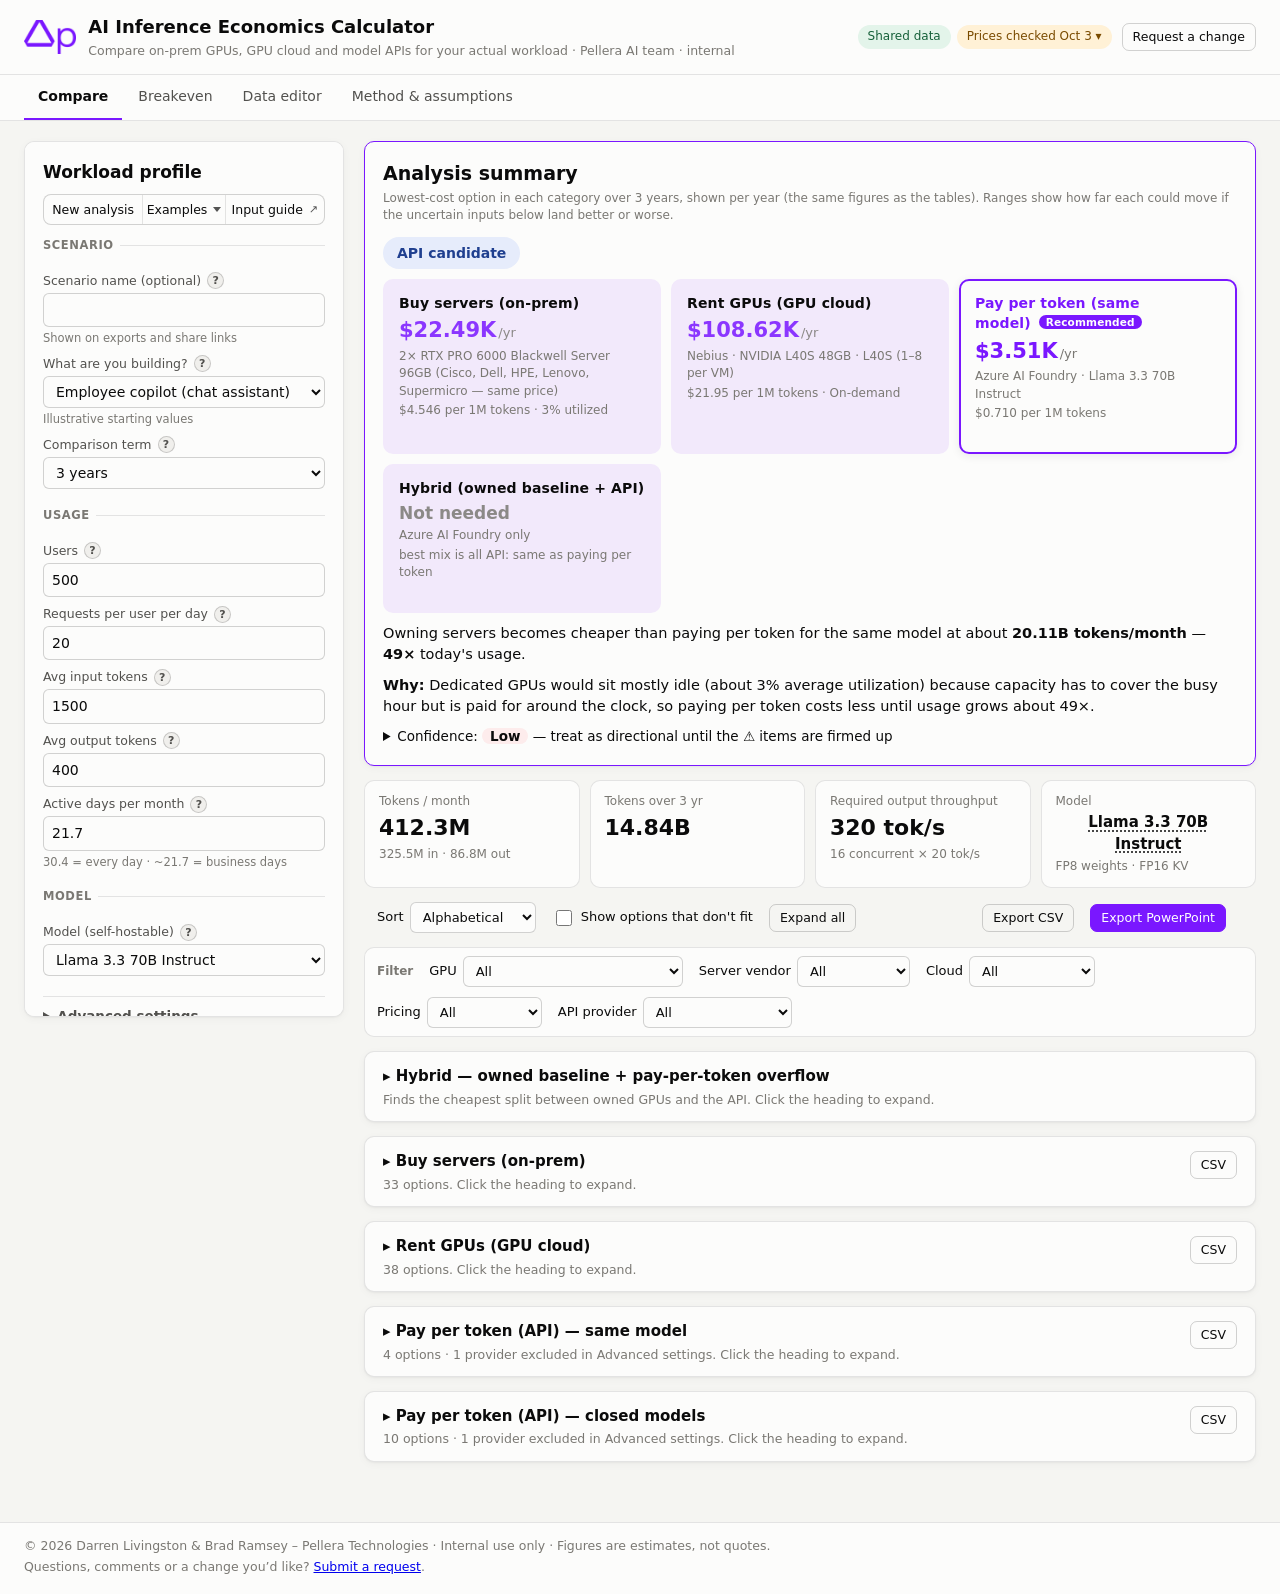
<file: index.html>
<!doctype html>
<html lang="en">
<head>
  <meta charset="utf-8">
  <meta name="viewport" content="width=device-width, initial-scale=1">
  <title>AI Inference Economics Calculator</title>
  <link rel="icon" href="assets/favicon.png">
  <link rel="stylesheet" href="css/styles.css?v=202610031717">
  <script data-goatcounter="https://pellera-token-calc.goatcounter.com/count" async src="https://gc.zgo.at/count.js"></script>
</head>
<body>
  <header class="topbar">
    <div class="brand">
      <img class="brand-logo" src="assets/pellera-logo-small.png" alt="Pellera">
      <div>
        <h1>AI Inference Economics Calculator</h1>
        <p class="tagline">Compare on-prem GPUs, GPU cloud and model APIs for your actual workload · Pellera AI team · internal</p>
      </div>
    </div>
    <div class="top-actions">
      <div id="data-status" class="data-status"></div>
      <a class="btn ghost small" id="open-request" href="https://forms.cloud.microsoft/r/XBxYVB3p4c" target="_blank" rel="noopener">Request a change</a>
    </div>
  </header>

  <nav class="tabs" role="tablist">
    <button role="tab" data-tab="compare" aria-selected="true">Compare</button>
    <button role="tab" data-tab="breakeven">Breakeven</button>
    <button role="tab" data-tab="data">Data editor</button>
    <button role="tab" data-tab="method">Method &amp; assumptions</button>
  </nav>

  <div id="banner" class="banner" hidden></div>
  <div id="resume-bar" class="banner resume" hidden></div>
  <dialog id="new-dialog"></dialog>

  <main>
    <section id="tab-compare" class="tab-panel">
      <div class="layout">
        <aside class="inputs card" id="inputs"></aside>
        <div class="results" id="results"></div>
      </div>
    </section>

    <section id="tab-breakeven" class="tab-panel" hidden>
      <div id="breakeven" class="card"></div>
    </section>

    <section id="tab-data" class="tab-panel" hidden>
      <div id="editor"></div>
    </section>

    <section id="tab-method" class="tab-panel" hidden>
      <article class="card prose" id="method">
        <h2>How the numbers are calculated</h2>
        <p class="callout warn"><strong>Throughput is the least certain number in this tool.</strong> Tokens/sec per replica depends on batch size, sequence lengths, inference engine and version (vLLM, TensorRT-LLM, SGLang…), quantization kernels, and tensor-parallel communication. Every on-prem and cloud row states whether it used a <em>measured benchmark</em> or the <em>theoretical bandwidth-based estimate</em>. Treat theoretical rows as an optimistic upper bound and replace them with measured benchmarks before quoting.</p>

        <h3>Workload</h3>
        <pre>req/day          = users × requests per user per day
peak concurrent  = manual input, or derived (default):
                   busy-hour req/s  = req/day × busy-hour share ÷ 3,600
                   seconds/request  = output tokens ÷ target tok/s + 1 s
                   mean             = busy-hour req/s × seconds/request          (Little's law)
                   peak             = ceil(mean + z × √mean)   z = 1.645 / 2.326 / 3.09 for p95 / p99 / p99.9
tokens in/month  = req/day × active days/month × avg input tokens
tokens out/month = req/day × active days/month × avg output tokens
tokens over term = (in + out) per month × 12 × years</pre>

        <h3>On-prem sizing (per model replica)</h3>
        <pre>weights (GB)          = params (B) × bytes/param        FP16 = 2 · FP8 = 1 · INT4 = 0.5
KV per request        = 2 × layers × KV heads × head dim × KV bytes × sequence length
                        (sliding-window layers are capped at the window; MLA models use the latent size)
sequence length       = typical: avg input + avg output   |   worst-case: max context
valid TP sizes        = 1, 2, 4, 8 — must divide attention heads and fit in one node
usable memory         = TP × GPU memory ÷ (1 + overhead %)
max concurrent/replica= floor((usable − weights) ÷ KV per request)
replicas (memory)     = ceil(peak concurrent ÷ max concurrent per replica)
required throughput   = peak concurrent × target output tok/s per request
replicas (throughput) = ceil(required throughput ÷ aggregate output tok/s per replica)
replicas              = ceil(max(memory, throughput[, speed]) × (1 + headroom %))
nodes                 = ceil(replicas ÷ floor(GPUs per node ÷ TP))    — a replica never spans nodes; +1 spare server if N+1
GPUs installed        = nodes × GPUs per node</pre>
        <p>Every valid TP size is evaluated; the layout needing the fewest nodes is used (ties go to the faster per-request layout). If any layout has a measured benchmark, only benchmarked layouts are considered. If the model does not fit in one node, 2- or 4-way pipeline parallelism across whole nodes is tried.</p>

        <h3>Throughput: benchmark first, theoretical estimate as fallback</h3>
        <p>A row in <code>benchmarks.json</code> is used when GPU, model, precision, TP and PP match exactly. Otherwise, unless you choose "benchmark only", the app uses a <strong>theoretical bandwidth-based (roofline) estimate</strong>, always labelled as such:</p>
        <pre>bandwidth   = TP × HBM TB/s × bandwidth efficiency %
compute     = TP × dense TFLOPS (FP8 if supported, else FP16) × compute efficiency %
step time(c)= max( [min(weights, active weights × c) + c × KV at avg position] ÷ bandwidth ,
                   c × (1 + input/output ratio) × 2 × active params ÷ compute )
per-request tok/s = 1 ÷ step time        aggregate tok/s = c ÷ step time
c*          = largest concurrency per replica that fits in memory AND meets the per-request speed target
replicas (speed) = ceil(peak concurrent ÷ c*)</pre>
        <p>Not modeled: TP all-reduce overhead, scheduler/batching inefficiency, speculative decoding, prefix caching, time-to-first-token targets.</p>

        <h3>On-prem cost over term</h3>
        <pre>server capex   = nodes × node price (all-in, or base + GPUs × GPU street price)
network/storage= % of server capex, or $ per node
support        = server capex × support %/yr × years
power          = nodes × node kW × load factor × PUE × 8,760 h × years × $/kWh
colo (optional)= nodes × node kW × $/kW-month × months
optional       = install, financing, software $/GPU/yr, ops FTE, residual value credit
monthly        = total ÷ months (straight-line)
$ per 1M tokens= total ÷ tokens over term × 1,000,000</pre>

        <h3>GPU cloud</h3>
        <pre>GPUs billed = same replicas/TP as on-prem, packed into the provider's instance size
reserved    = GPUs × reserved $/GPU-hr × 730 h/month (billed 24/7)
on-demand   = GPUs × on-demand $/GPU-hr × active hours/month</pre>

        <h3>API</h3>
        <pre>effective input $/M = (1 − cache hit %) × input + cache hit % × cached input
monthly             = (input tokens × effective input + output tokens × output) ÷ 1M
                      × (1 − batch share % × batch discount %)</pre>
        <p>Same-model rows (hosted open-weight providers) are directly comparable with self-hosting. Closed models are shown as a separate reference group; they are a different model, not a like-for-like quality comparison.</p>

        <h3>Utilization: why on-prem wins or loses</h3>
        <pre>average utilization = average output tok/s over the month ÷ output capacity of all installed replica slots
fully-utilized $/1M = $/1M × utilization</pre>
        <p>Self-hosted capacity is sized for the peak and paid for around the clock; API providers pool many customers, so their price follows volume. On-prem wins when utilization is high enough — which happens at higher volume (bursts shrink relative to the average) and with flatter traffic (24/7 or mixed batch workloads). Every on-prem and cloud row shows its average utilization, and the math panel shows the fully-utilized cost.</p>

        <h3>Hybrid: owned baseline + pay-per-token overflow</h3>
        <pre>hourly traffic = bell curve around midday whose busiest hour carries the busy-hour share (≤ 4.2% = flat 24/7)
mean concurrency in hour i: c_i = requests/day × share_i ÷ 3,600 × seconds per request
owned capacity K (concurrent requests) = installed throughput ÷ target tok/s per request
served on owned GPUs in hour i = E[min(X, K)], X ~ Poisson(c_i)      (normal approximation when c_i ≥ 30)
owned share of tokens = Σ served ÷ Σ c_i
hybrid monthly = owned servers (sized for K with the same headroom / N+1 as on-prem) + all-API monthly × (1 − owned share)
K is tried from 0% to 100% of peak in 5% steps; the cheapest mix is reported</pre>
        <p>The Analysis summary verdict names the lowest-cost architecture: <strong>Strong on-prem</strong> or <strong>Likely on-prem candidate</strong> (owning is cheapest; "likely" when the pessimistic end of its range is not), <strong>On-prem + API for bursts</strong> (owned servers sized below the full peak carry 97% or more of tokens; an API absorbs rare spikes), <strong>GPU cloud candidate</strong>, <strong>Hybrid candidate</strong>, <strong>Near breakeven</strong> (paying per token is cheapest but owning catches up within 3× today’s usage) or <strong>API candidate</strong>. The breakeven sentence separately says when owning crosses the same-model API. Confidence drops one level for each of: a theoretical throughput estimate, a placeholder server price, and default operating assumptions (power load, support, networking).</p>
        <p>The verdict reads "Hybrid candidate" when owning GPUs for part of the peak (more than 0% but less than 100%) and sending the rest to the API is at least 5% cheaper than all-API, all-owned and the cheapest GPU cloud option. Often the owned GPUs carry nearly all tokens and the API only absorbs rare bursts, which avoids buying servers for a peak that seldom happens. Owned GPUs use the same headroom and N+1 settings as on-prem, so 100% owned on the hybrid chart equals the on-prem option. It assumes requests can be routed to either owned GPUs or the API (e.g. through a gateway) and that the same model runs on both.</p>

        <h3>Breakeven</h3>
        <p>Users are scaled from 0.02× up to 2,000× your profile, keeping per-request shape fixed. With derived peak concurrency, the peak is recomputed at each volume, so bursts shrink relative to the average as usage grows; a manually entered peak scales linearly instead. For each volume the cheapest option in each category is plotted. On-prem and reserved cloud are step functions; API is linear. The crossover is the lowest volume above which on-prem stays cheaper for the rest of the range.</p>

        <h3>Data provenance</h3>
        <p>Every seeded number carries <code>source</code>, <code>as_of</code> and <code>status</code>:</p>
        <ul>
          <li><span class="badge st-estimate">estimate</span> from a public source on the <code>as_of</code> date; all seeded values are estimates.</li>
          <li><span class="badge st-placeholder">placeholder</span> low confidence; replace with a quote or measurement. Results that use placeholders show a ⚠ count.</li>
          <li><span class="badge st-override">override</span> edited in this browser via the Data editor.</li>
        </ul>
        <p>No option is favored by default: all feasible options are listed, alphabetically unless you sort by cost.</p>

        <h3>Maintainers</h3>
        <p>Built and maintained by Darren Livingston &amp; Brad Ramsey, Pellera Technologies. Use <strong>Request a change</strong> (top right) to ask for new models, pricing updates or fixes.</p>
      </article>
    </section>
  </main>

  <footer class="site-footer">
    <div><span id="copyright"></span> · Internal use only · Figures are estimates, not quotes.</div>
    <div>Questions, comments or a change you’d like? <a id="open-request-2" href="https://forms.cloud.microsoft/r/XBxYVB3p4c" target="_blank" rel="noopener">Submit a request</a>.</div>
  </footer>


  <input type="file" id="file-import" accept=".json,application/json" multiple hidden>

  <script src="js/config.js?v=202610031717"></script>
  <script src="js/util.js?v=202610031717"></script>
  <script src="js/data-store.js?v=202610031717"></script>
  <script src="js/exclusions.js?v=202610031717"></script>
  <script src="js/workload.js?v=202610031717"></script>
  <script src="js/engines/onprem.js?v=202610031717"></script>
  <script src="js/engines/cloud.js?v=202610031717"></script>
  <script src="js/engines/api.js?v=202610031717"></script>
  <script src="js/engines/hybrid.js?v=202610031717"></script>
  <script src="js/summary.js?v=202610031717"></script>
  <script src="js/breakeven.js?v=202610031717"></script>
  <script src="js/examples.js?v=202610031717"></script>
  <script src="js/ui/math.js?v=202610031717"></script>
  <script src="js/ui/inputs.js?v=202610031717"></script>
  <script src="js/ui/results.js?v=202610031717"></script>
  <script src="js/ui/chart.js?v=202610031717"></script>
  <script src="js/ui/field-help.js?v=202610031717"></script>
  <script src="js/ui/editor.js?v=202610031717"></script>
  <script src="js/ui/export.js?v=202610031717"></script>
  <script src="js/ui/request.js?v=202610031717"></script>
  <script src="js/main.js?v=202610031717"></script>
</body>
</html>
</file>
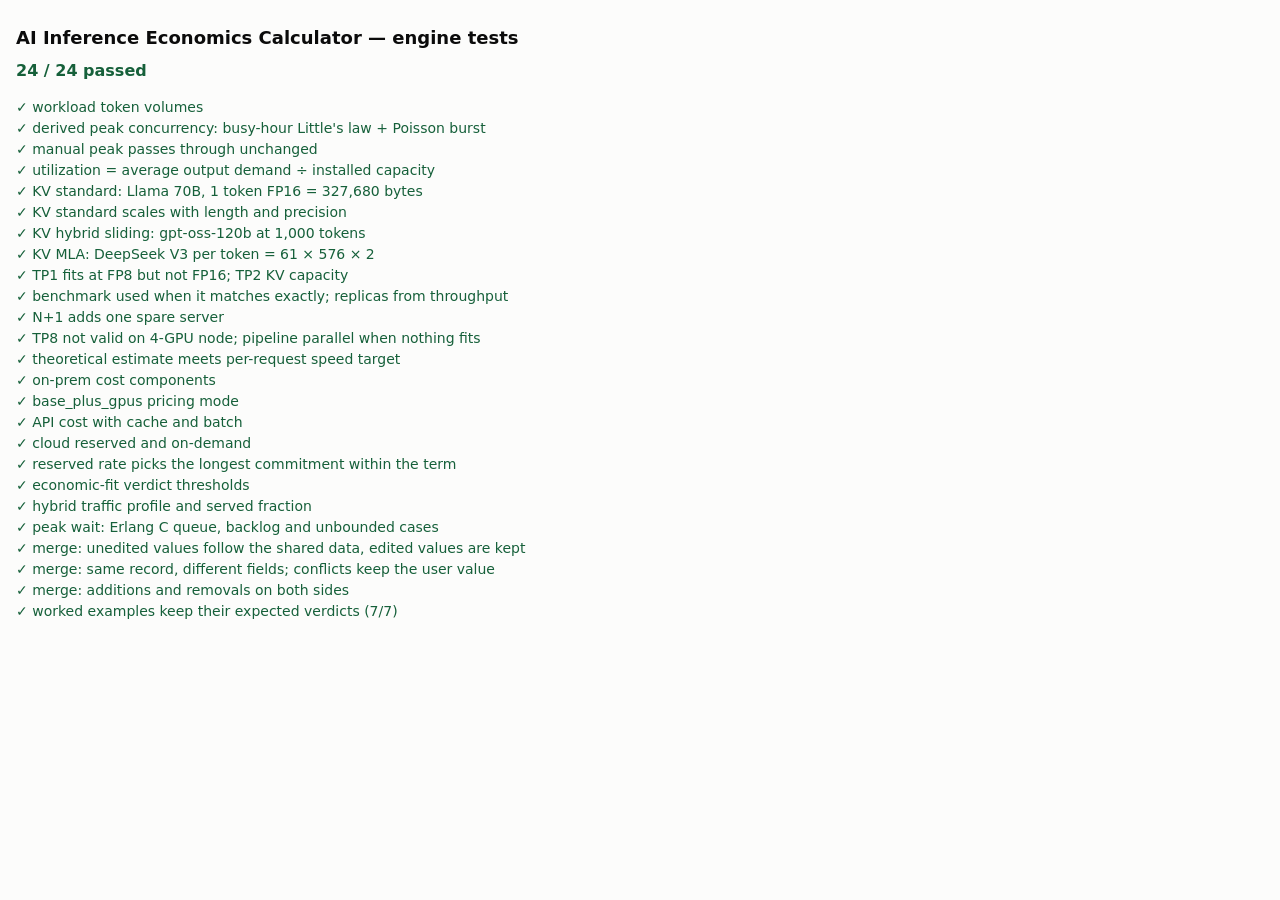
<file: tests/index.html>
<!doctype html>
<html lang="en">
<head>
  <meta charset="utf-8">
  <meta name="viewport" content="width=device-width, initial-scale=1">
  <title>Engine Tests</title>
  <style>
    :root { color-scheme: light; --bg: #fcfcfb; --text: #0b0b0b; --ok: #16603a; --bad: #b42323; }
    @media (prefers-color-scheme: dark) { :root:not([data-theme="light"]) { color-scheme: dark; --bg: #1a1a19; --text: #fff; --ok: #8fdcb0; --bad: #f08c8c; } }
    body { font: 14px/1.5 system-ui, -apple-system, "Segoe UI", sans-serif; background: var(--bg); color: var(--text); margin: 0; padding: 24px 16px; }
    h1 { font-size: 18px; margin: 0 0 8px; }
    #summary { font-weight: 600; font-size: 16px; }
    .pass { color: var(--ok); } .fail { color: var(--bad); }
    ul { padding-left: 0; list-style: none; }
  </style>
</head>
<body>
  <h1>AI Inference Economics Calculator — engine tests</h1>
  <div id="summary">running…</div>
  <ul id="list"></ul>
  <script src="../js/util.js"></script>
  <script src="../js/data-store.js"></script>
  <script src="../js/workload.js"></script>
  <script src="../js/exclusions.js"></script>
  <script src="../js/engines/onprem.js"></script>
  <script src="../js/engines/cloud.js"></script>
  <script src="../js/engines/api.js"></script>
  <script src="../js/breakeven.js"></script>
  <script src="../js/engines/hybrid.js"></script>
  <script src="../js/summary.js"></script>
  <script src="../js/examples.js"></script>
  <script src="engines.test.js"></script>
  <script>
  // Worked examples (data/examples.json) against today's real data: each must still reach its expected verdict.
  (async () => {
    const list = document.getElementById('list');
    try {
      const get = f => fetch('../data/' + f + '.json', { cache: 'no-cache' }).then(r => r.json());
      const base = {};
      for (const n of ['models', 'gpus', 'servers', 'benchmarks', 'assumptions']) base[n] = await get(n);
      const ex = (await get('examples')).examples;
      const rows = ex.map(e => { const r = TC.evaluateExample(e, base); return { e, r }; });
      const bad = rows.filter(x => !x.r.ok).length;
      list.insertAdjacentHTML('beforeend', `<li class="${bad ? 'fail' : 'pass'}">${bad ? '✗' : '✓'} worked examples keep their expected verdicts (${rows.length - bad}/${rows.length})${bad ? ' — ' + rows.filter(x => !x.r.ok).map(x => TC.esc(x.e.id + ': expected ' + x.e.expect + ', got ' + x.r.key)).join('; ') : ''}</li>`);
    } catch (err) {
      list.insertAdjacentHTML('beforeend', `<li class="fail">✗ worked examples could not be checked — ${TC.esc(err.message)}</li>`);
    }
  })();
  </script>
</body>
</html>
</file>
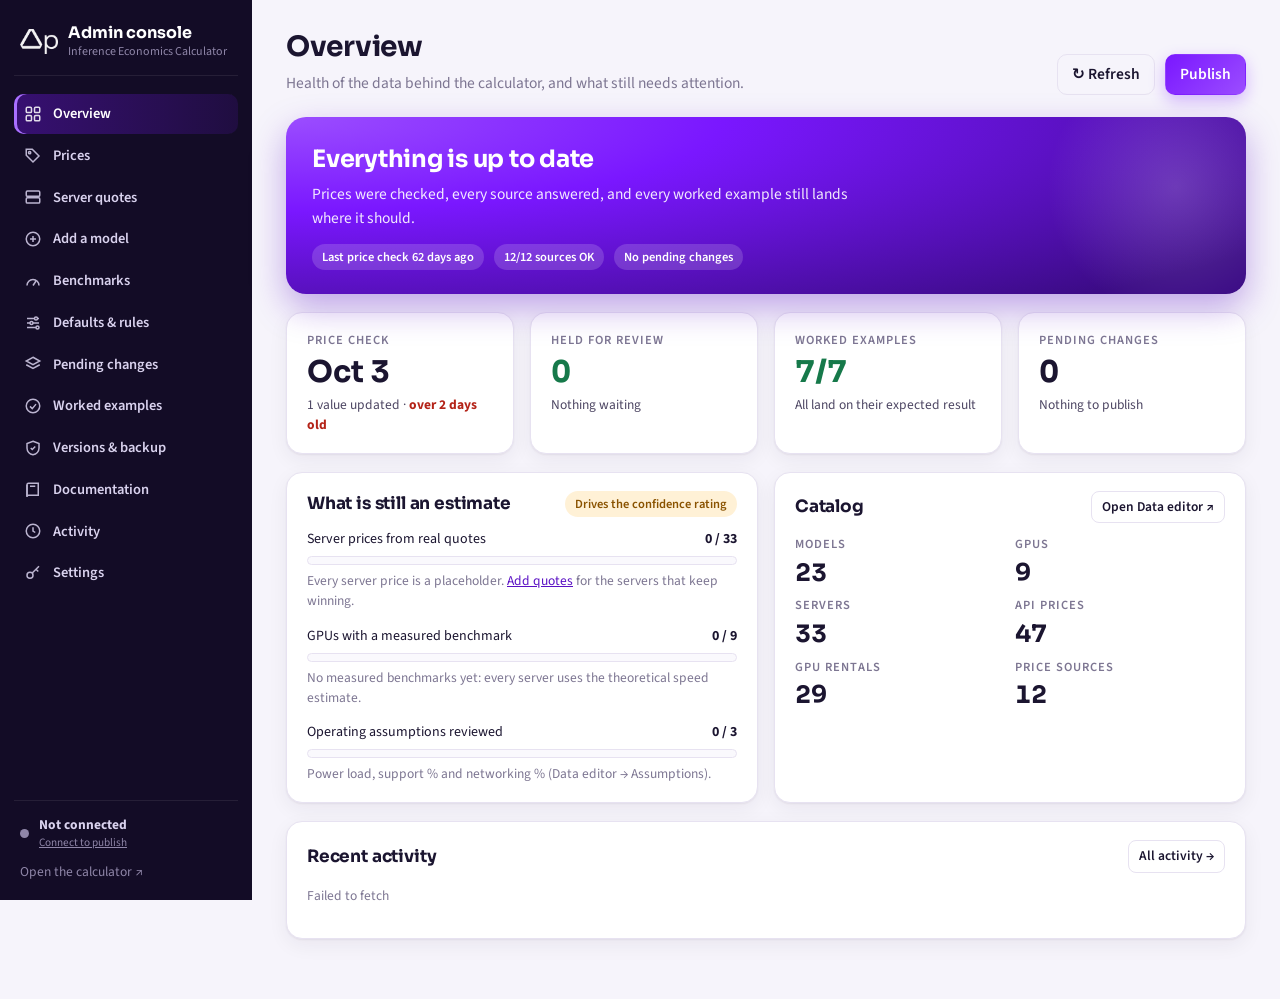
<file: admin.html>
<!doctype html>
<html lang="en">
<head>
  <meta charset="utf-8">
  <meta name="viewport" content="width=device-width, initial-scale=1">
  <meta name="robots" content="noindex, nofollow">
  <title>Admin console · AI Inference Economics Calculator</title>
  <link rel="icon" href="assets/favicon.png">
  <link rel="preconnect" href="https://fonts.googleapis.com">
  <link rel="stylesheet" href="https://fonts.googleapis.com/css2?family=Sora:wght@500;600;700&family=Source+Sans+3:wght@400;600;700&family=JetBrains+Mono:wght@500&display=swap">
  <link rel="stylesheet" href="css/admin.css?v=202610031717">
</head>
<body>
  <div class="shell">
    <aside class="nav" aria-label="Admin sections">
      <a class="brand" href="#overview" data-go="overview">
        <img src="assets/pellera-logo-small.png" alt="" class="brand-logo">
        <span><b>Admin console</b><small>Inference Economics Calculator</small></span>
      </a>
      <nav class="nav-items">
        <a href="#overview" data-go="overview"><i class="ic ic-grid"></i>Overview</a>
        <a href="#prices" data-go="prices"><i class="ic ic-tag"></i>Prices<span class="pill-n" data-count="held"></span></a>
        <a href="#quotes" data-go="quotes"><i class="ic ic-server"></i>Server quotes</a>
        <a href="#addmodel" data-go="addmodel"><i class="ic ic-plus"></i>Add a model</a>
        <a href="#benchmarks" data-go="benchmarks"><i class="ic ic-gauge"></i>Benchmarks</a>
        <a href="#defaults" data-go="defaults"><i class="ic ic-sliders"></i>Defaults &amp; rules</a>
        <a href="#pending" data-go="pending"><i class="ic ic-stack"></i>Pending changes<span class="pill-n" data-count="pending"></span></a>
        <a href="#examples" data-go="examples"><i class="ic ic-check"></i>Worked examples</a>
        <a href="#versions" data-go="versions"><i class="ic ic-shield"></i>Versions &amp; backup</a>
        <a href="#docs" data-go="docs"><i class="ic ic-book"></i>Documentation</a>
        <a href="#activity" data-go="activity"><i class="ic ic-clock"></i>Activity</a>
        <a href="#settings" data-go="settings"><i class="ic ic-key"></i>Settings</a>
      </nav>
      <div class="nav-foot">
        <div class="who" id="who"></div>
        <a class="nav-link" href="index.html" target="_blank" rel="noopener">Open the calculator ↗</a>
      </div>
    </aside>

    <main class="main">
      <header class="top">
        <div><h1 id="page-title">Overview</h1><p id="page-sub" class="sub"></p></div>
        <div class="top-actions">
          <button class="btn ghost" id="refresh" title="Reload the latest data">↻ Refresh</button>
          <button class="btn primary" id="publish-top" data-go="pending">Publish<span class="pill-n light" data-count="pending"></span></button>
        </div>
      </header>
      <div id="view" class="view" aria-live="polite"></div>
    </main>
  </div>
  <div id="toasts" class="toasts" aria-live="polite"></div>
  <dialog id="confirm" class="confirm"><form method="dialog"><h3></h3><div class="confirm-body"></div><div class="row end"><button class="btn ghost" value="cancel">Cancel</button><button class="btn primary" value="ok">Confirm</button></div></form></dialog>

  <script src="js/config.js?v=202610031717"></script>
  <script src="js/util.js?v=202610031717"></script>
  <script src="js/data-store.js?v=202610031717"></script>
  <script src="js/exclusions.js?v=202610031717"></script>
  <script src="js/workload.js?v=202610031717"></script>
  <script src="js/engines/onprem.js?v=202610031717"></script>
  <script src="js/engines/cloud.js?v=202610031717"></script>
  <script src="js/engines/api.js?v=202610031717"></script>
  <script src="js/engines/hybrid.js?v=202610031717"></script>
  <script src="js/summary.js?v=202610031717"></script>
  <script src="js/breakeven.js?v=202610031717"></script>
  <script src="js/examples.js?v=202610031717"></script>
  <script src="js/admin/repo.js?v=202610031717"></script>
  <script src="js/admin/model-lookup.js?v=202610031717"></script>
  <script src="js/admin/admin.js?v=202610031717"></script>
</body>
</html>
</file>
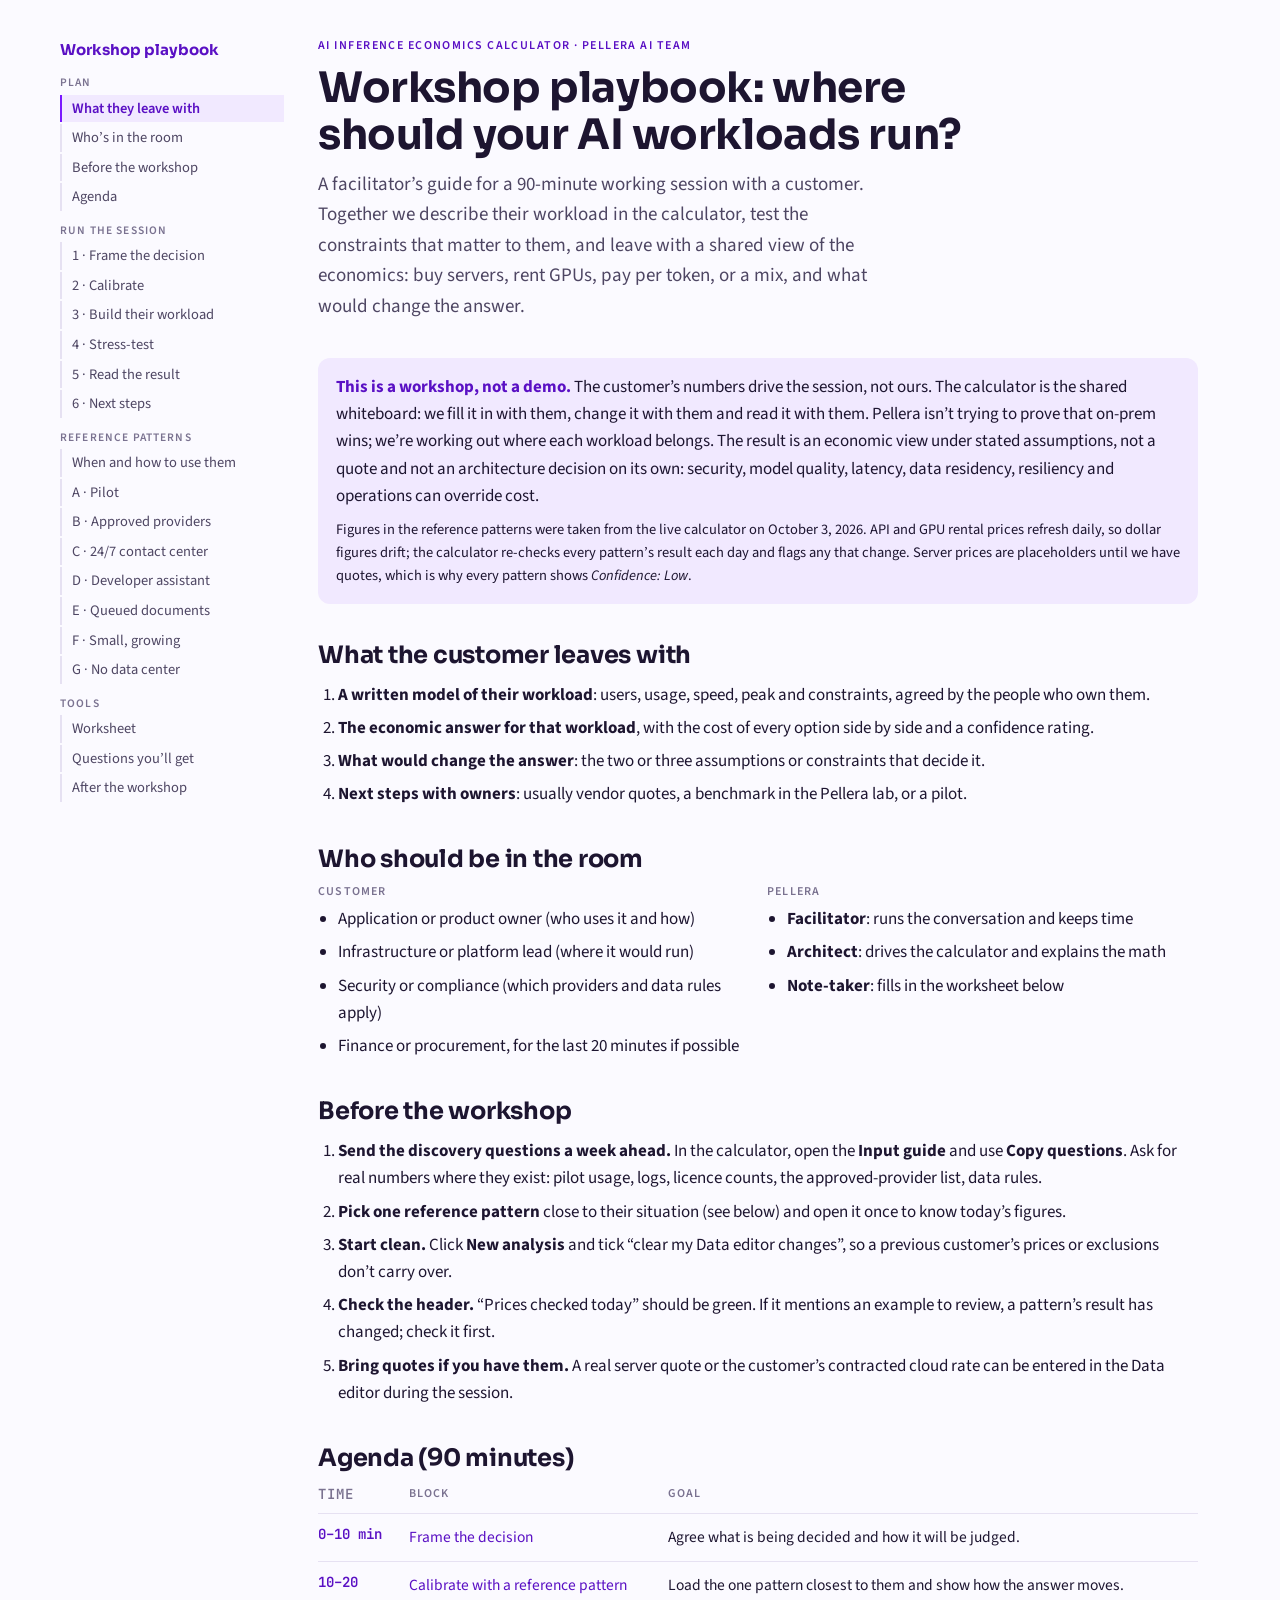
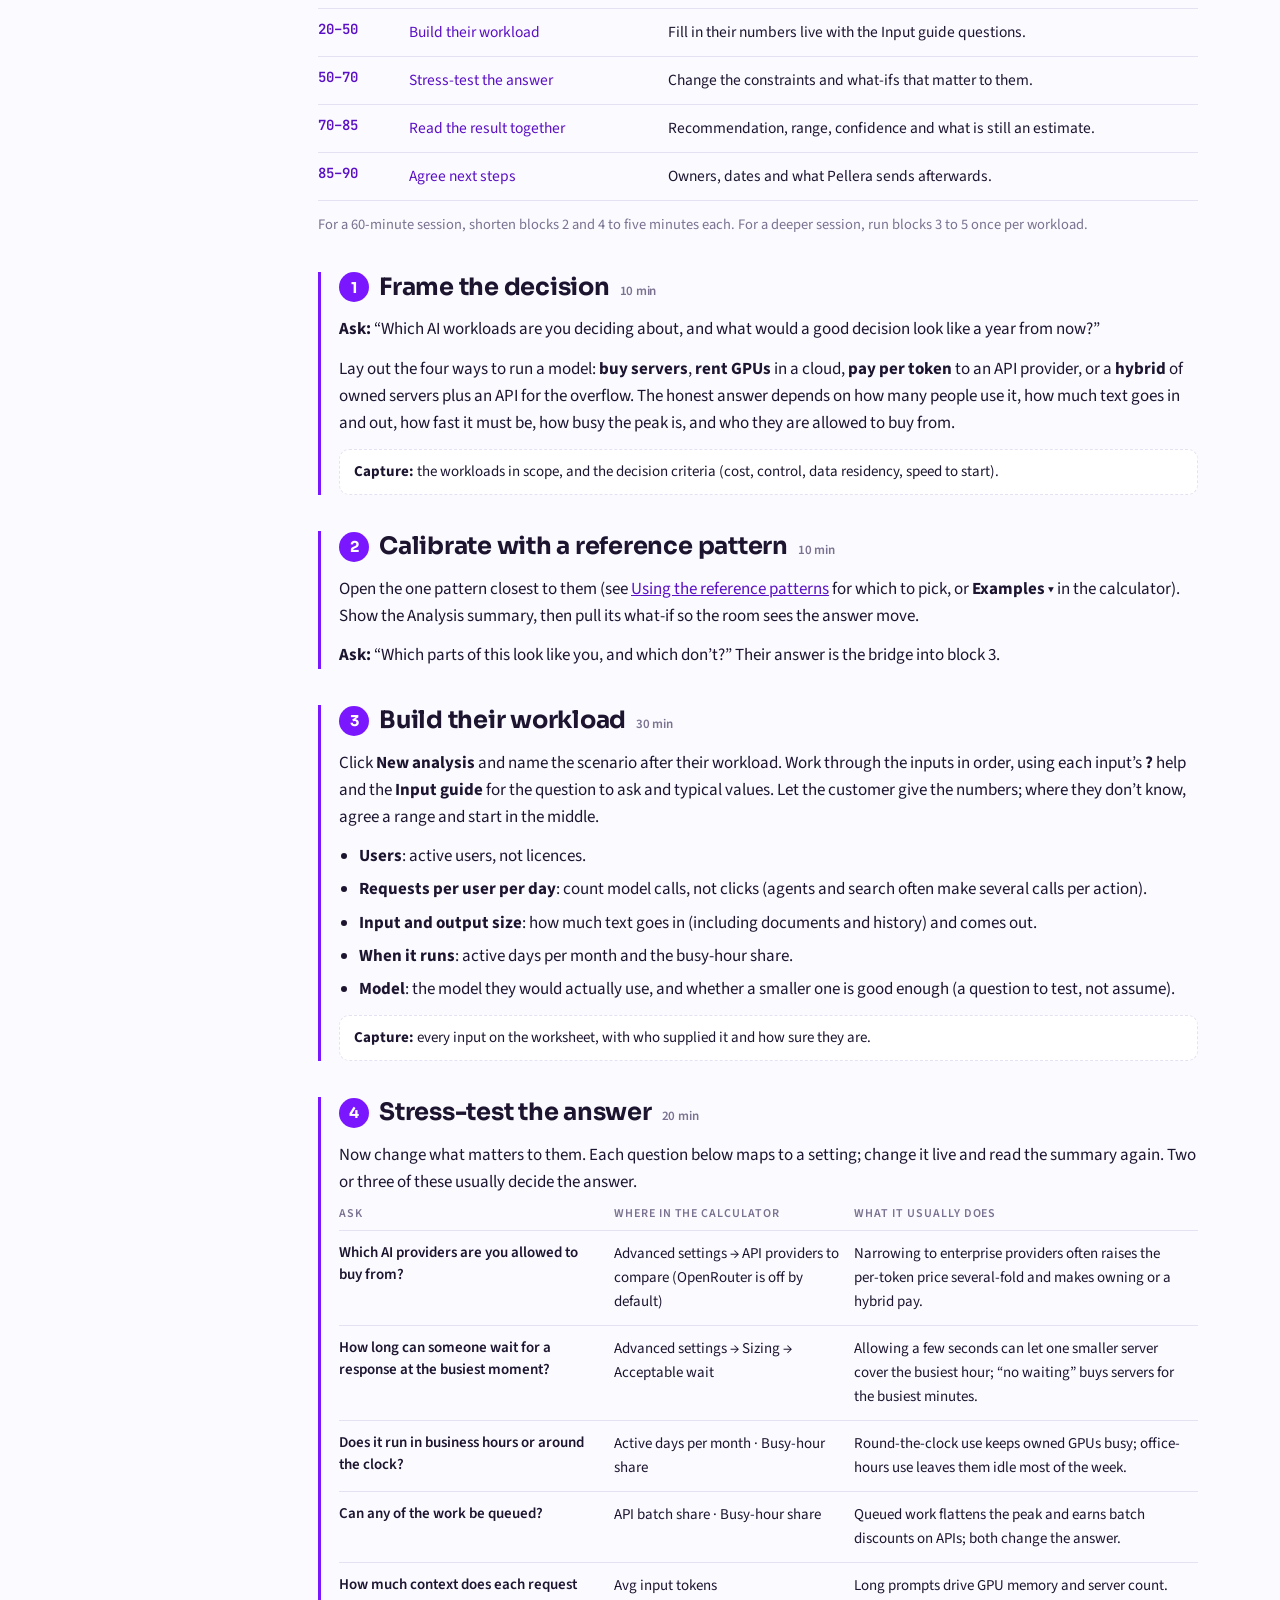
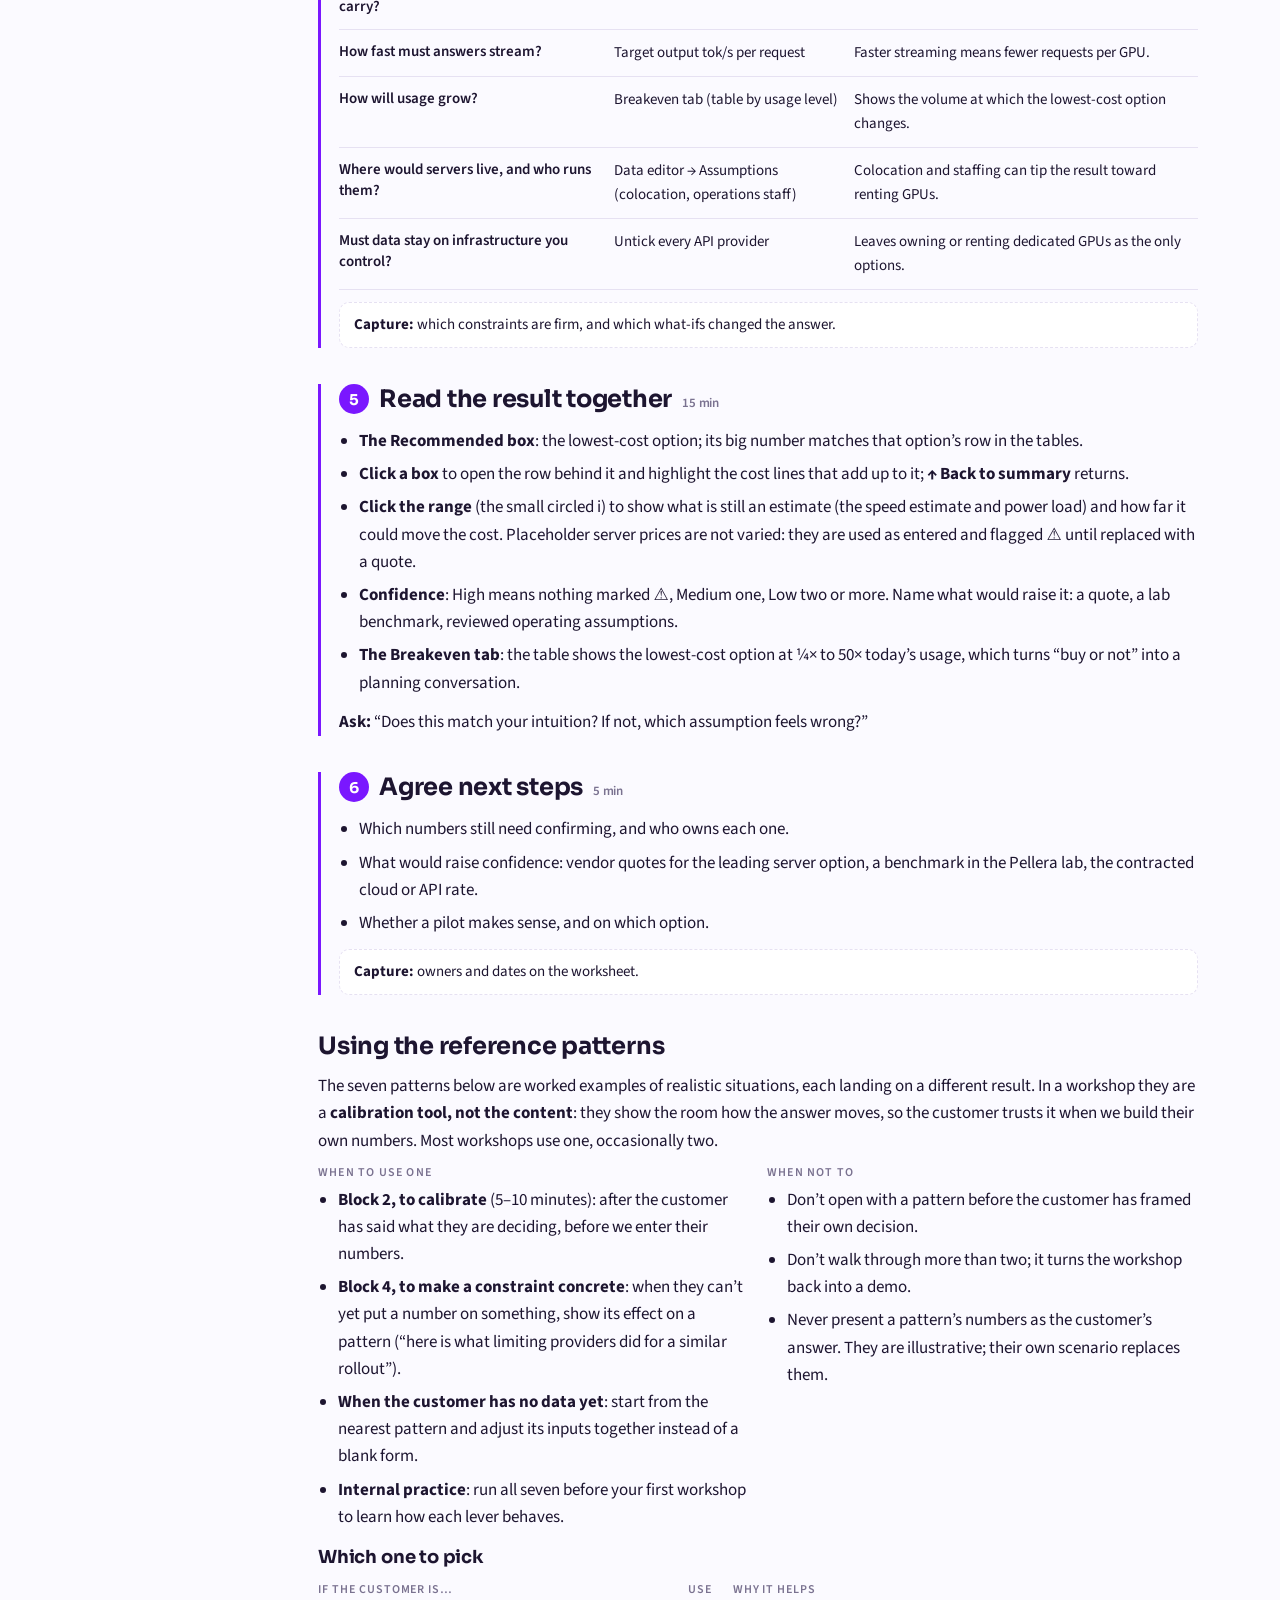
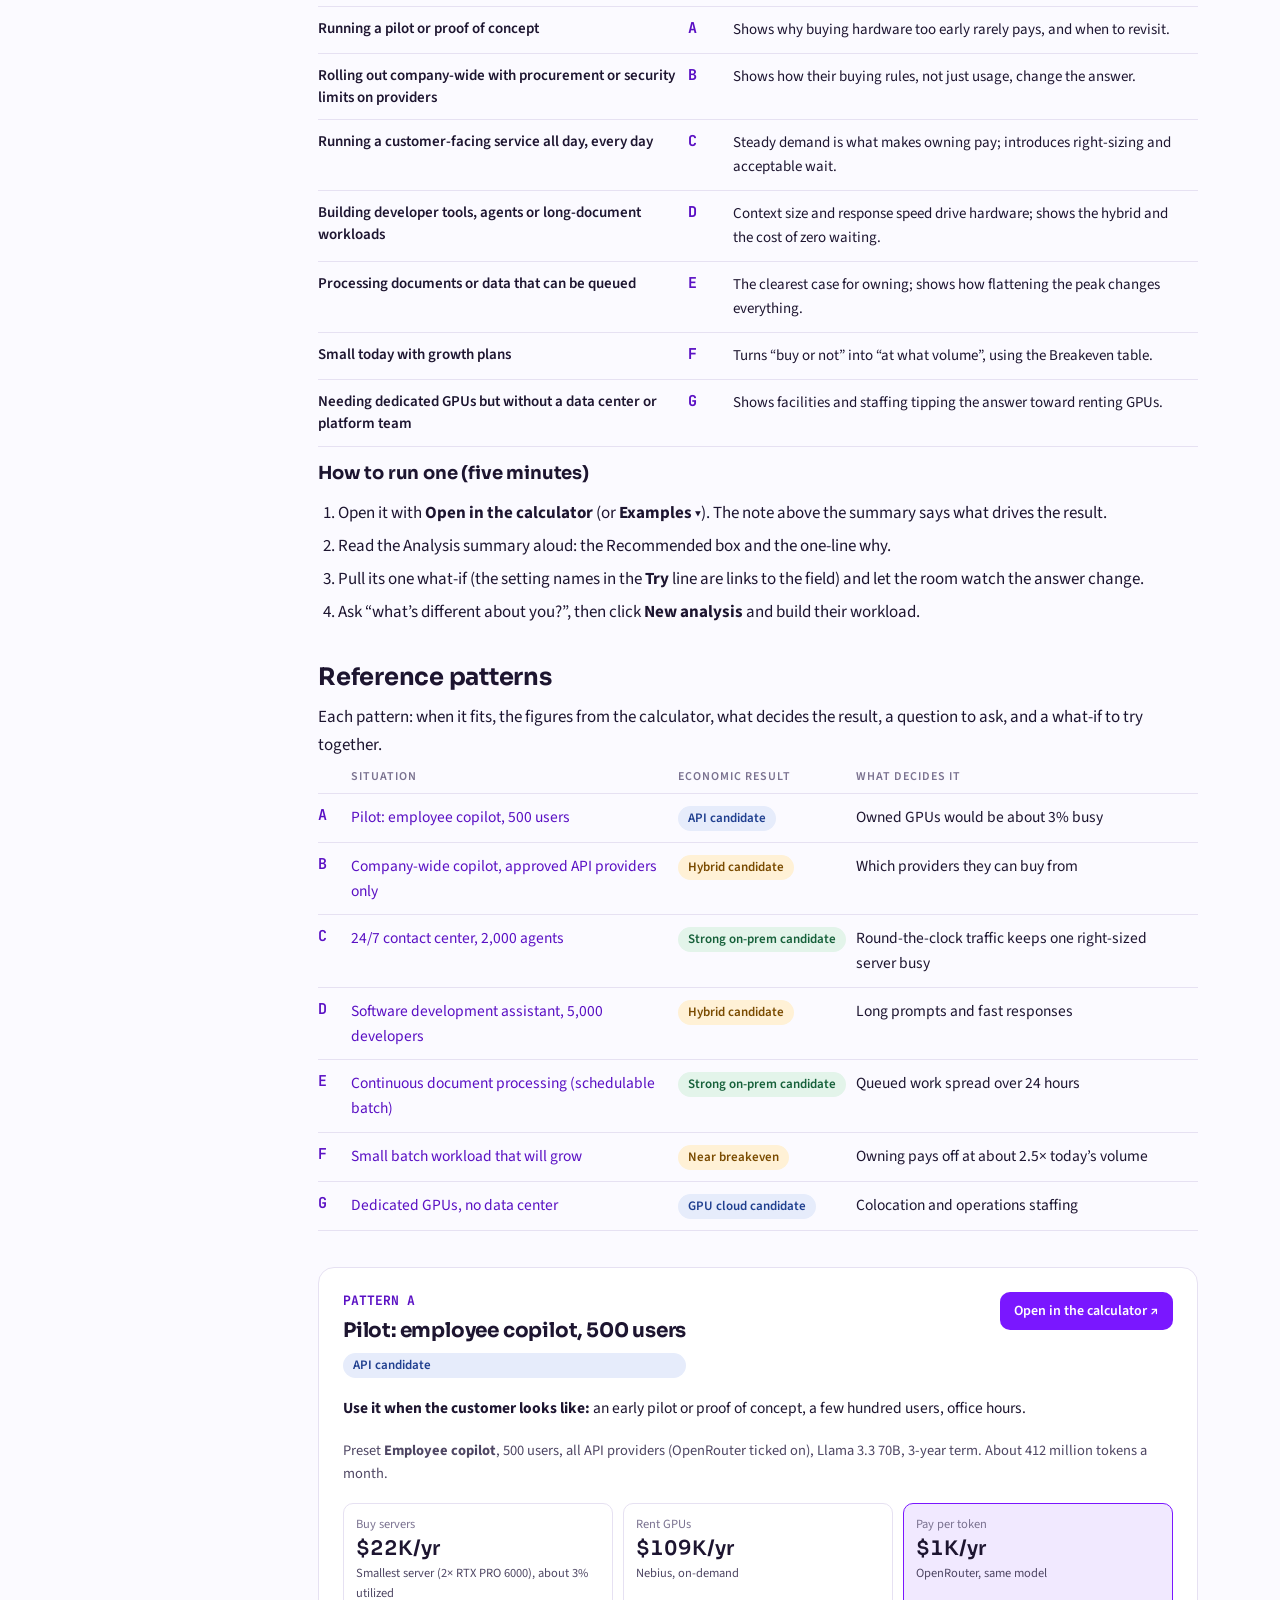
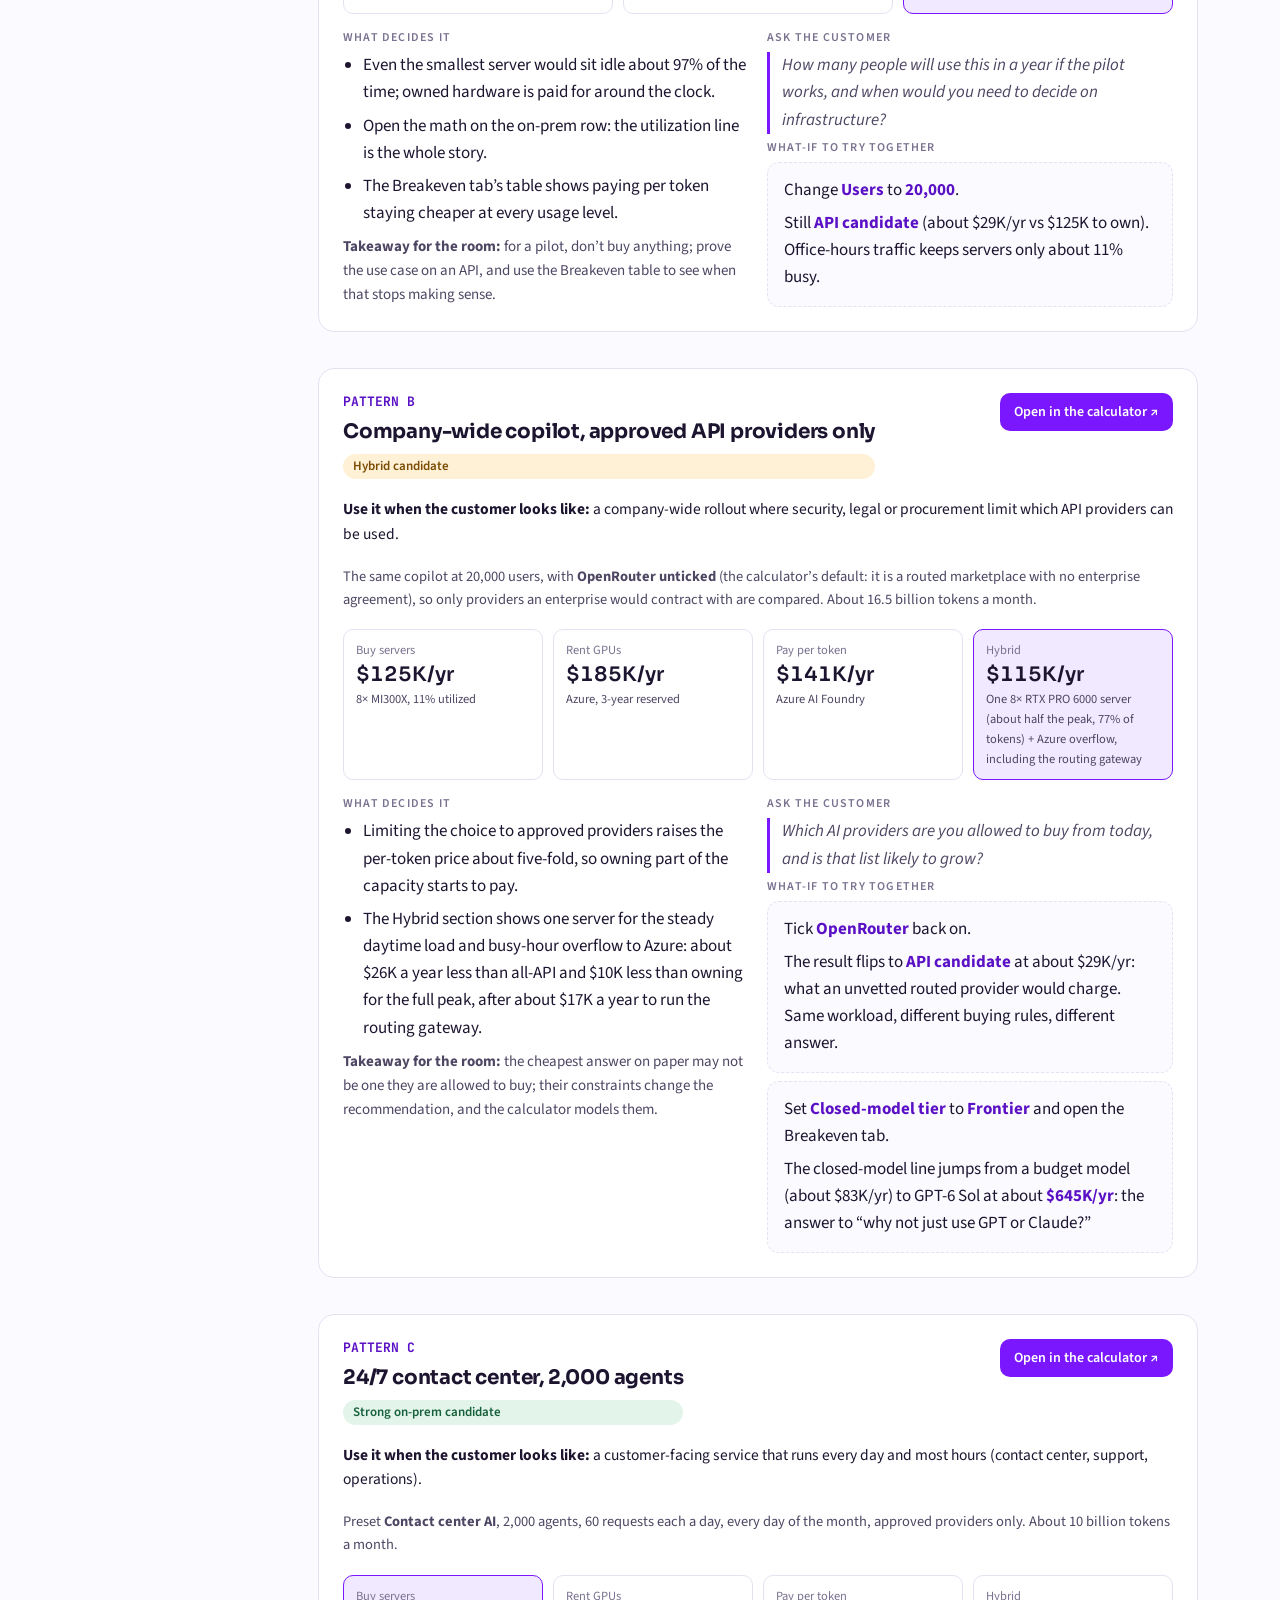
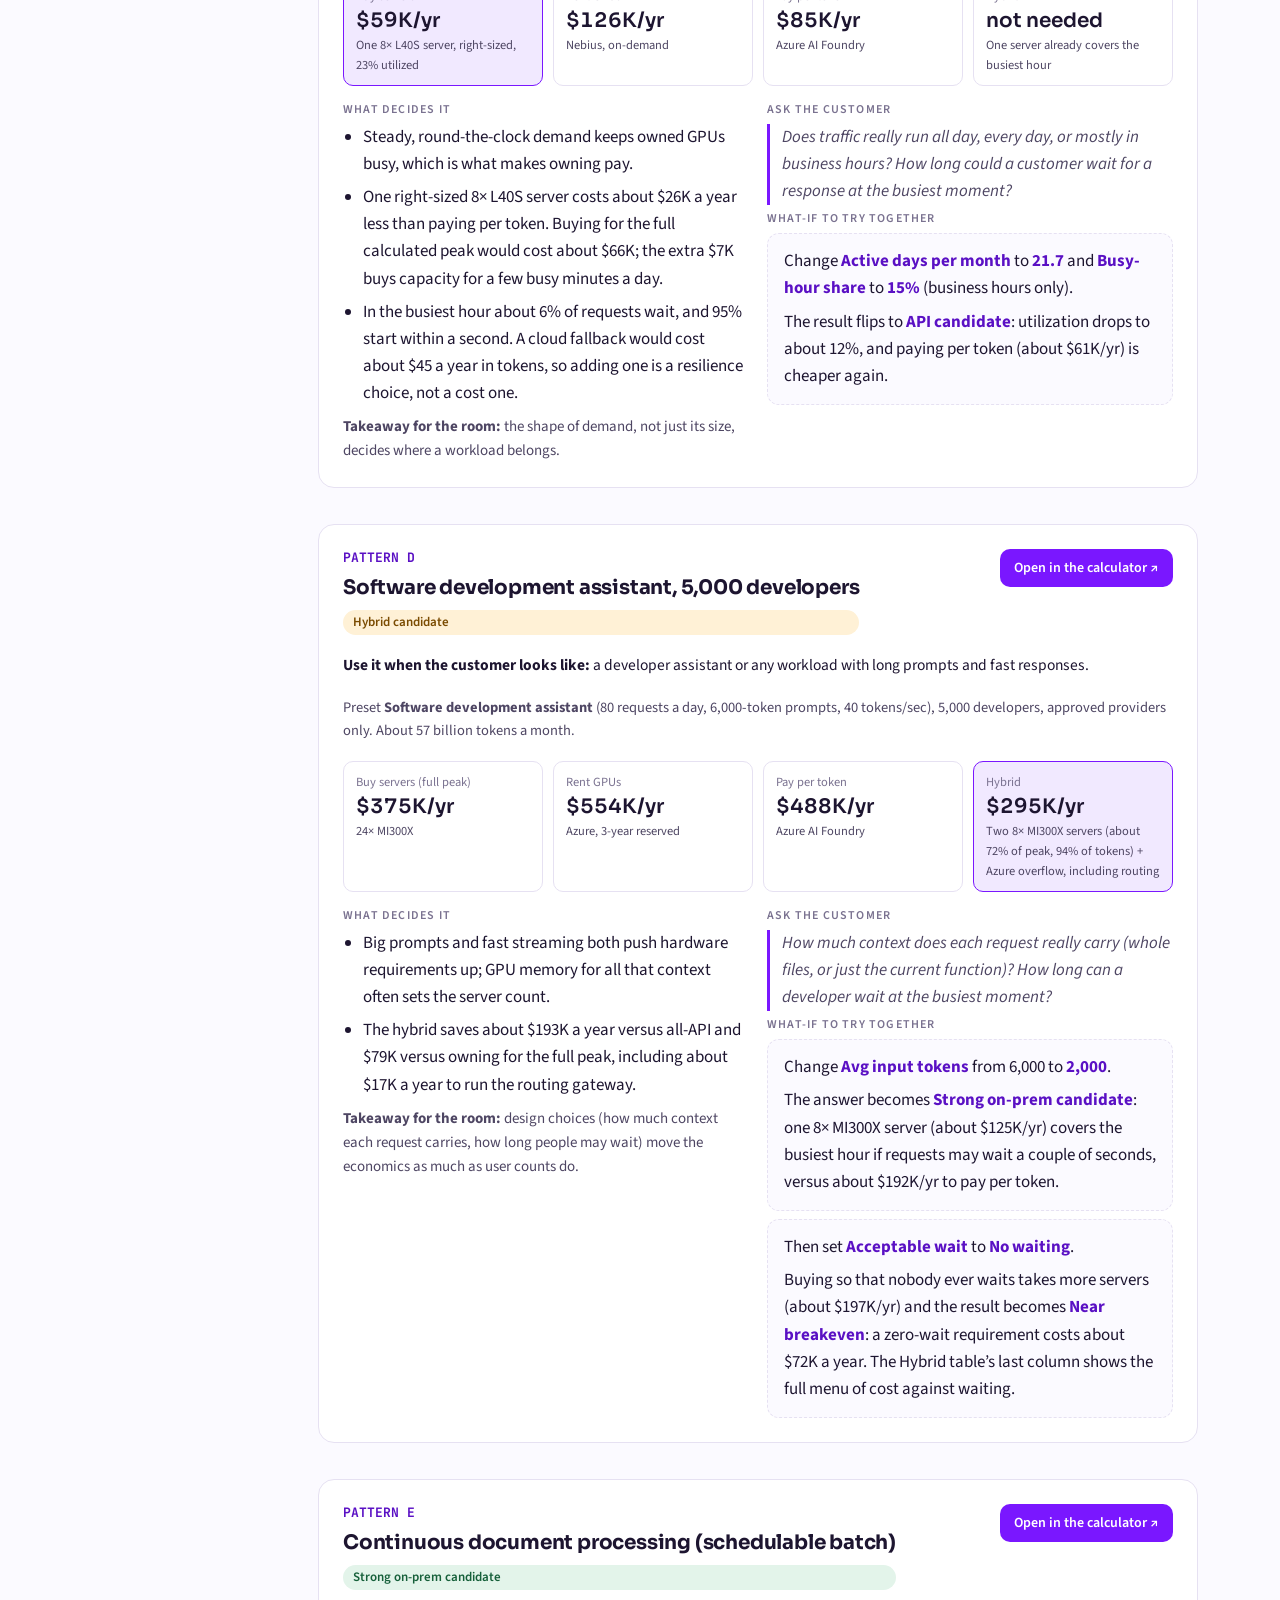
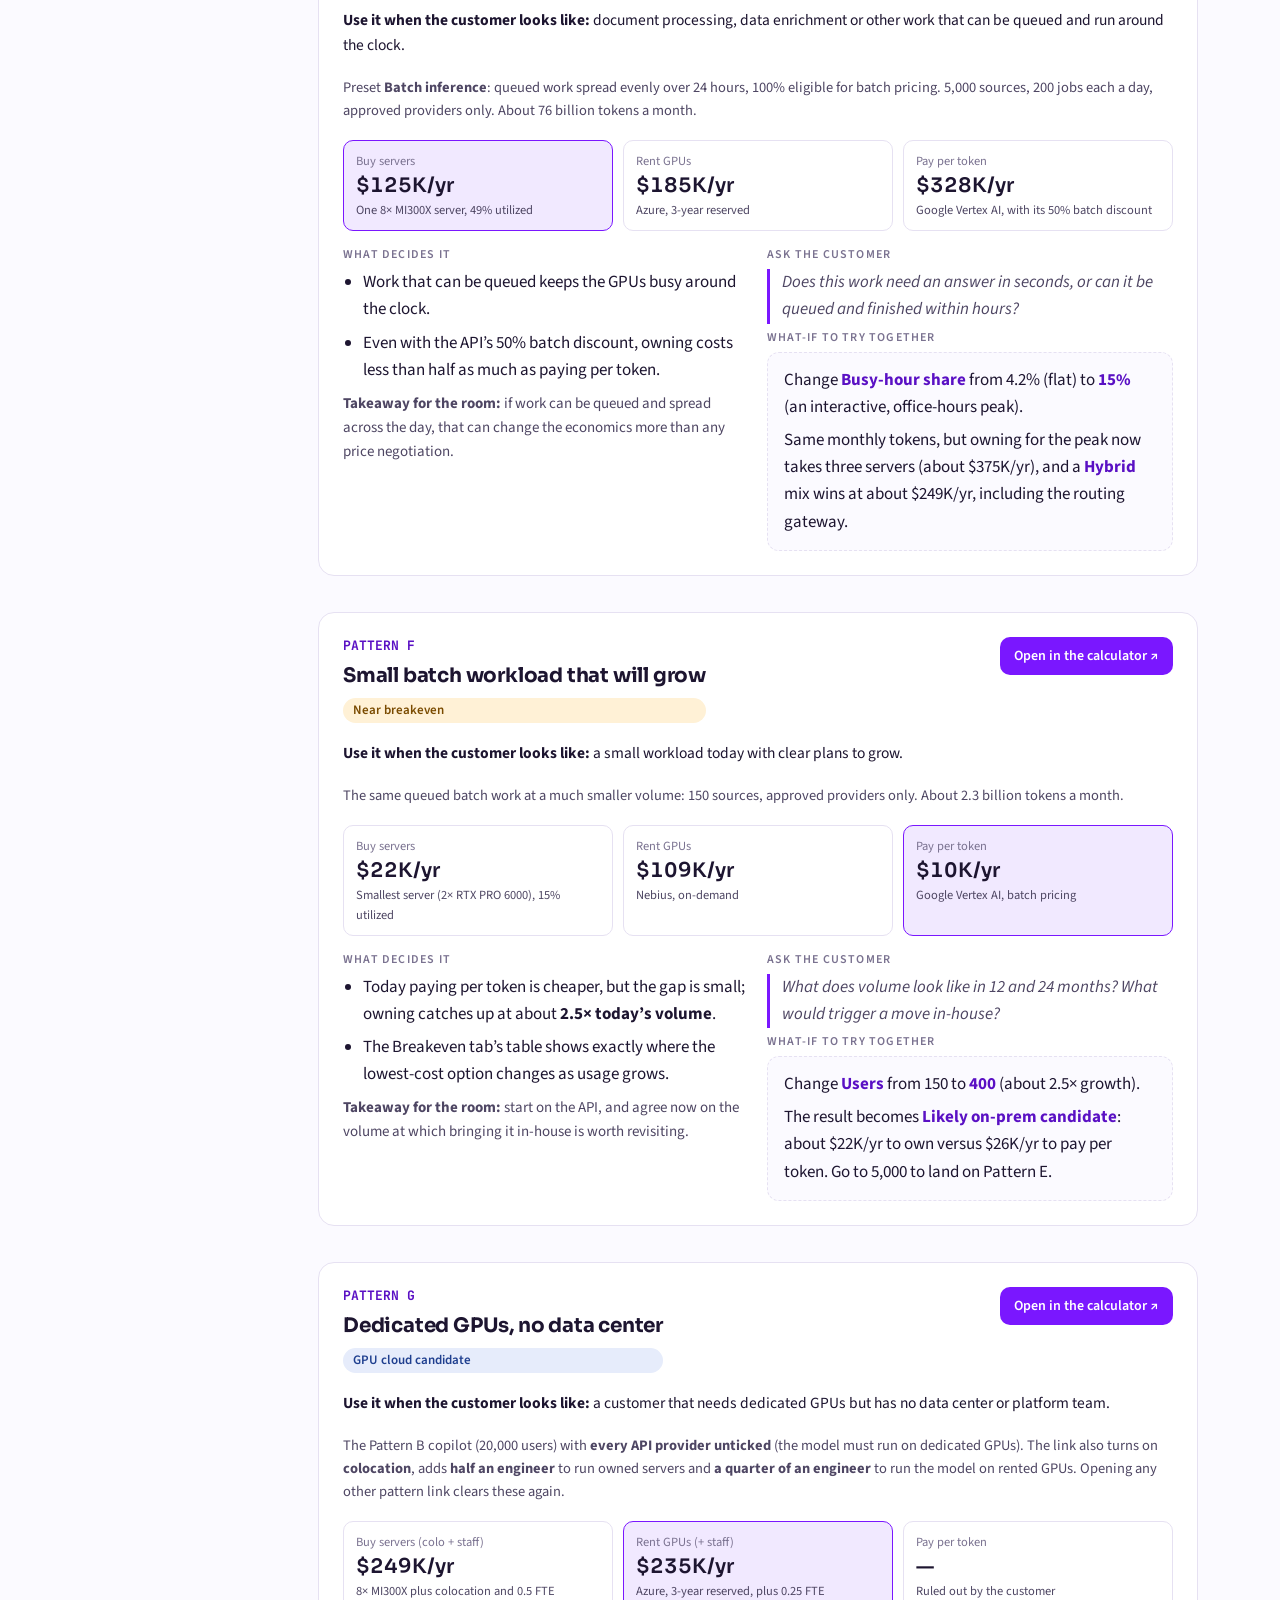
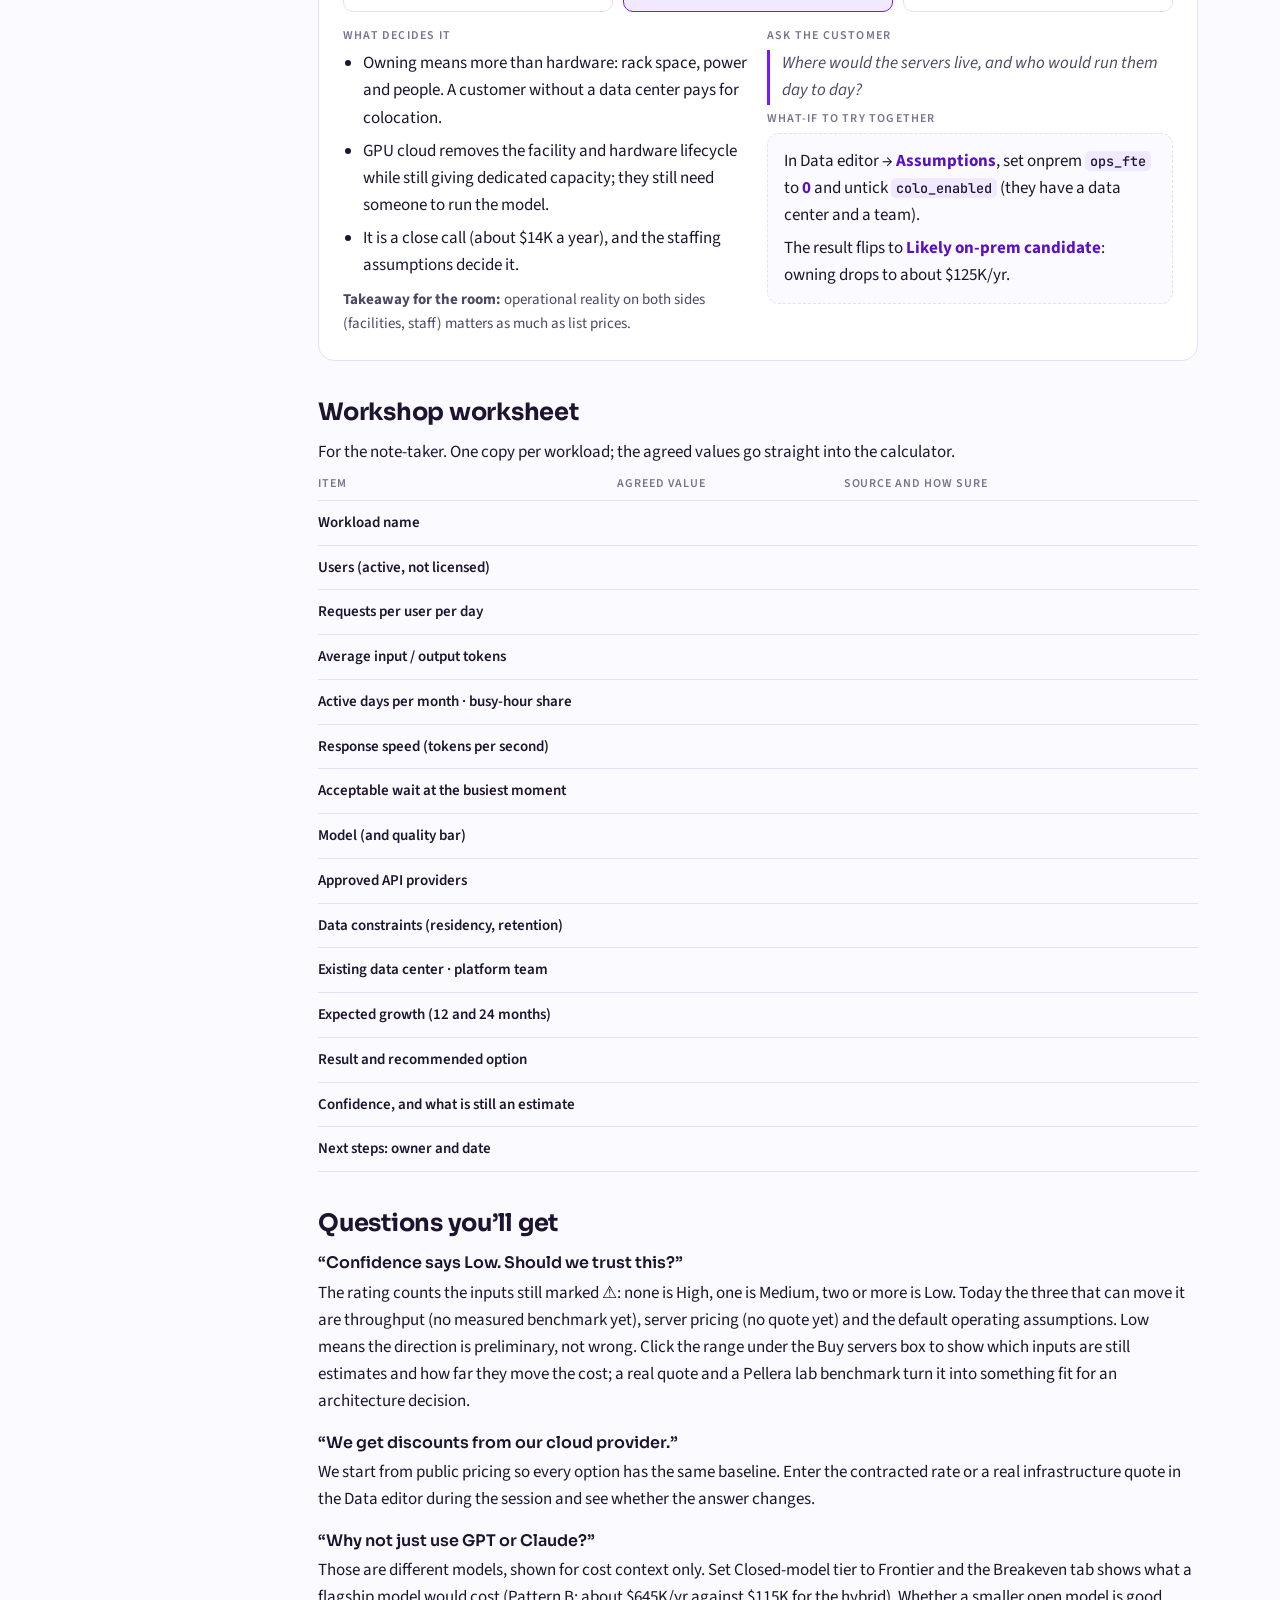
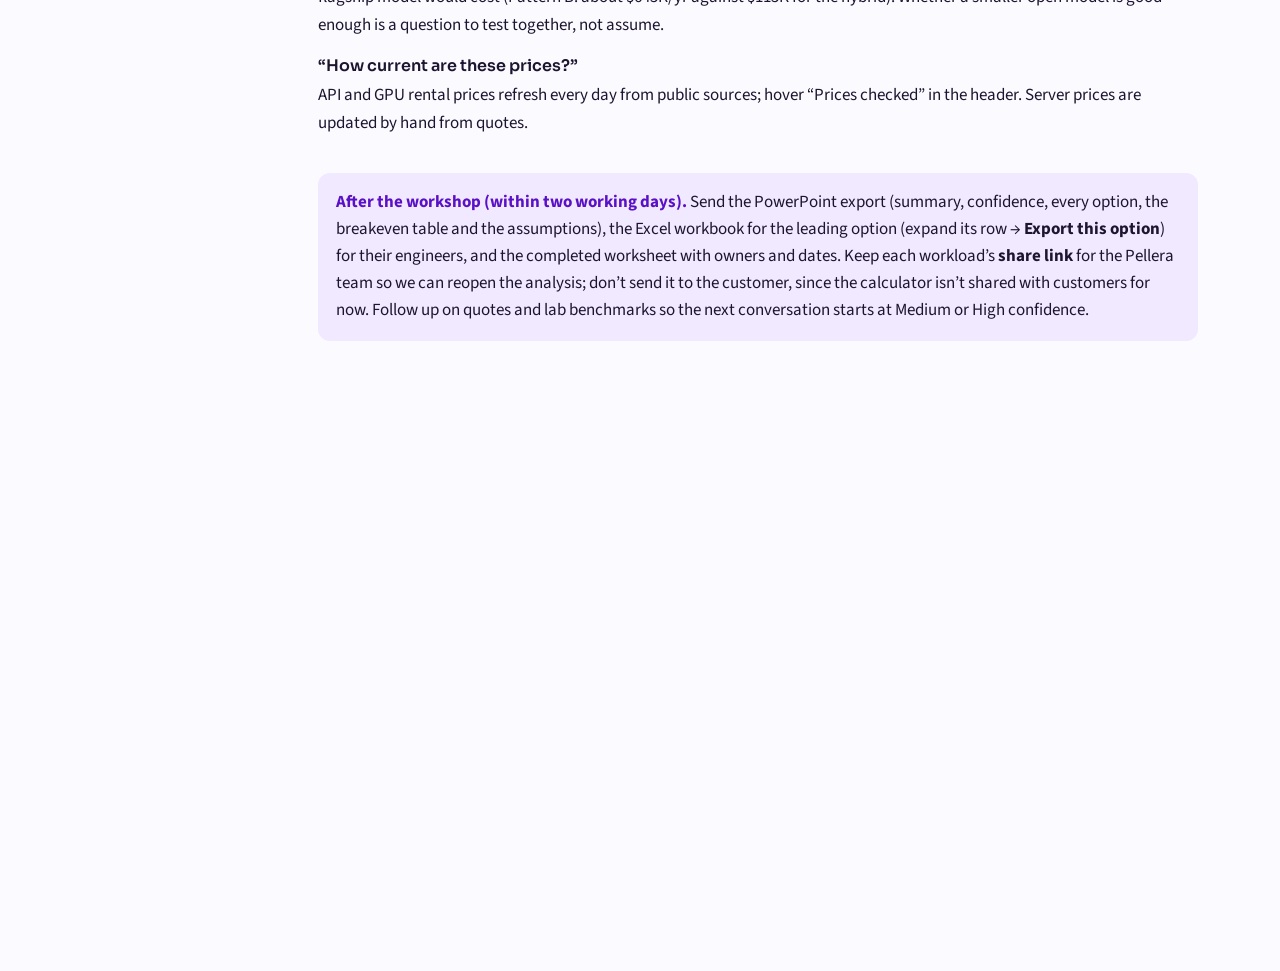
<file: docs/demo-playbook.html>
<!doctype html>
<html lang="en"><head><meta charset="utf-8"><meta name="robots" content="noindex, nofollow">
<meta http-equiv="refresh" content="0; url=workshop-playbook.html">
<title>Workshop playbook: Inference Economics Calculator</title>
<link rel="icon" href="../assets/favicon-playbook.png">
<style>body{font:17px/1.6 system-ui,sans-serif;margin:40px;color:#1d1530;background:#fbfaff}</style></head>
<body><p>The demo playbook is now the <a href="workshop-playbook.html">Workshop playbook</a>.</p></body></html>
</file>
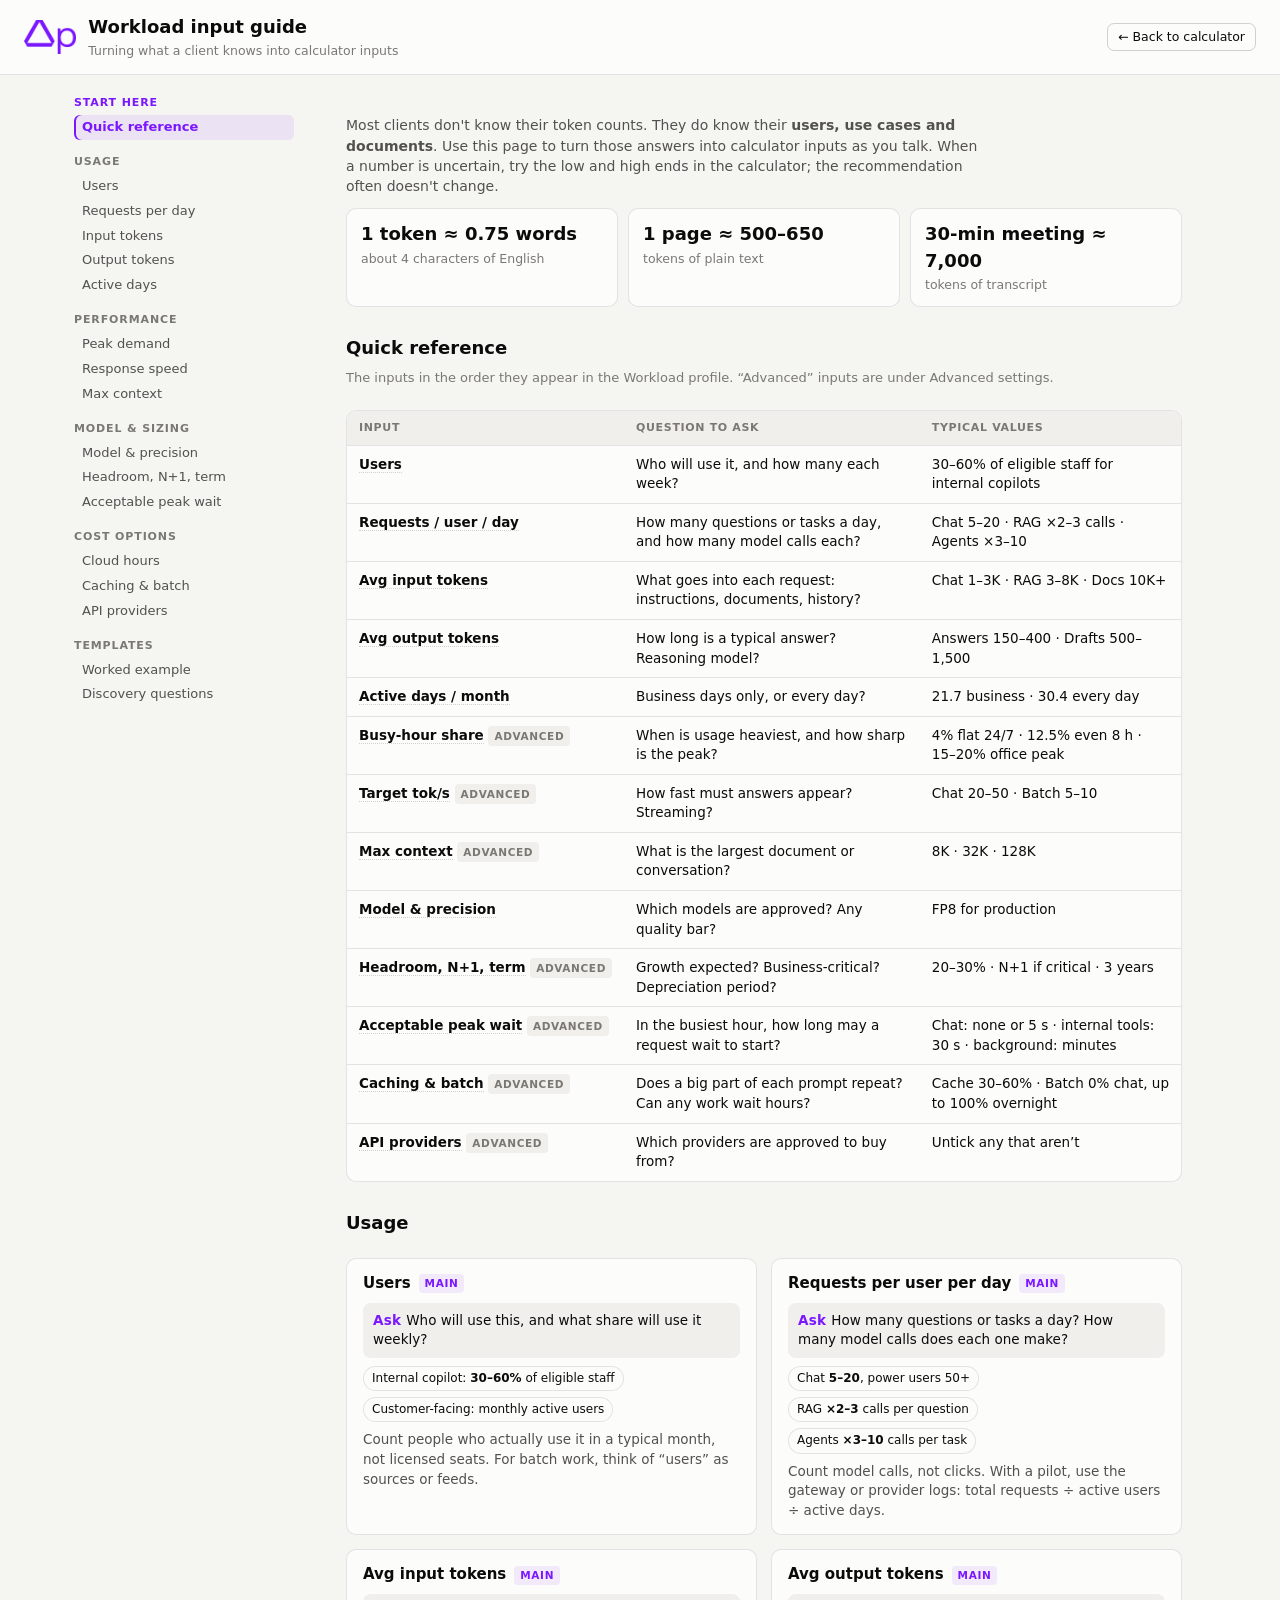
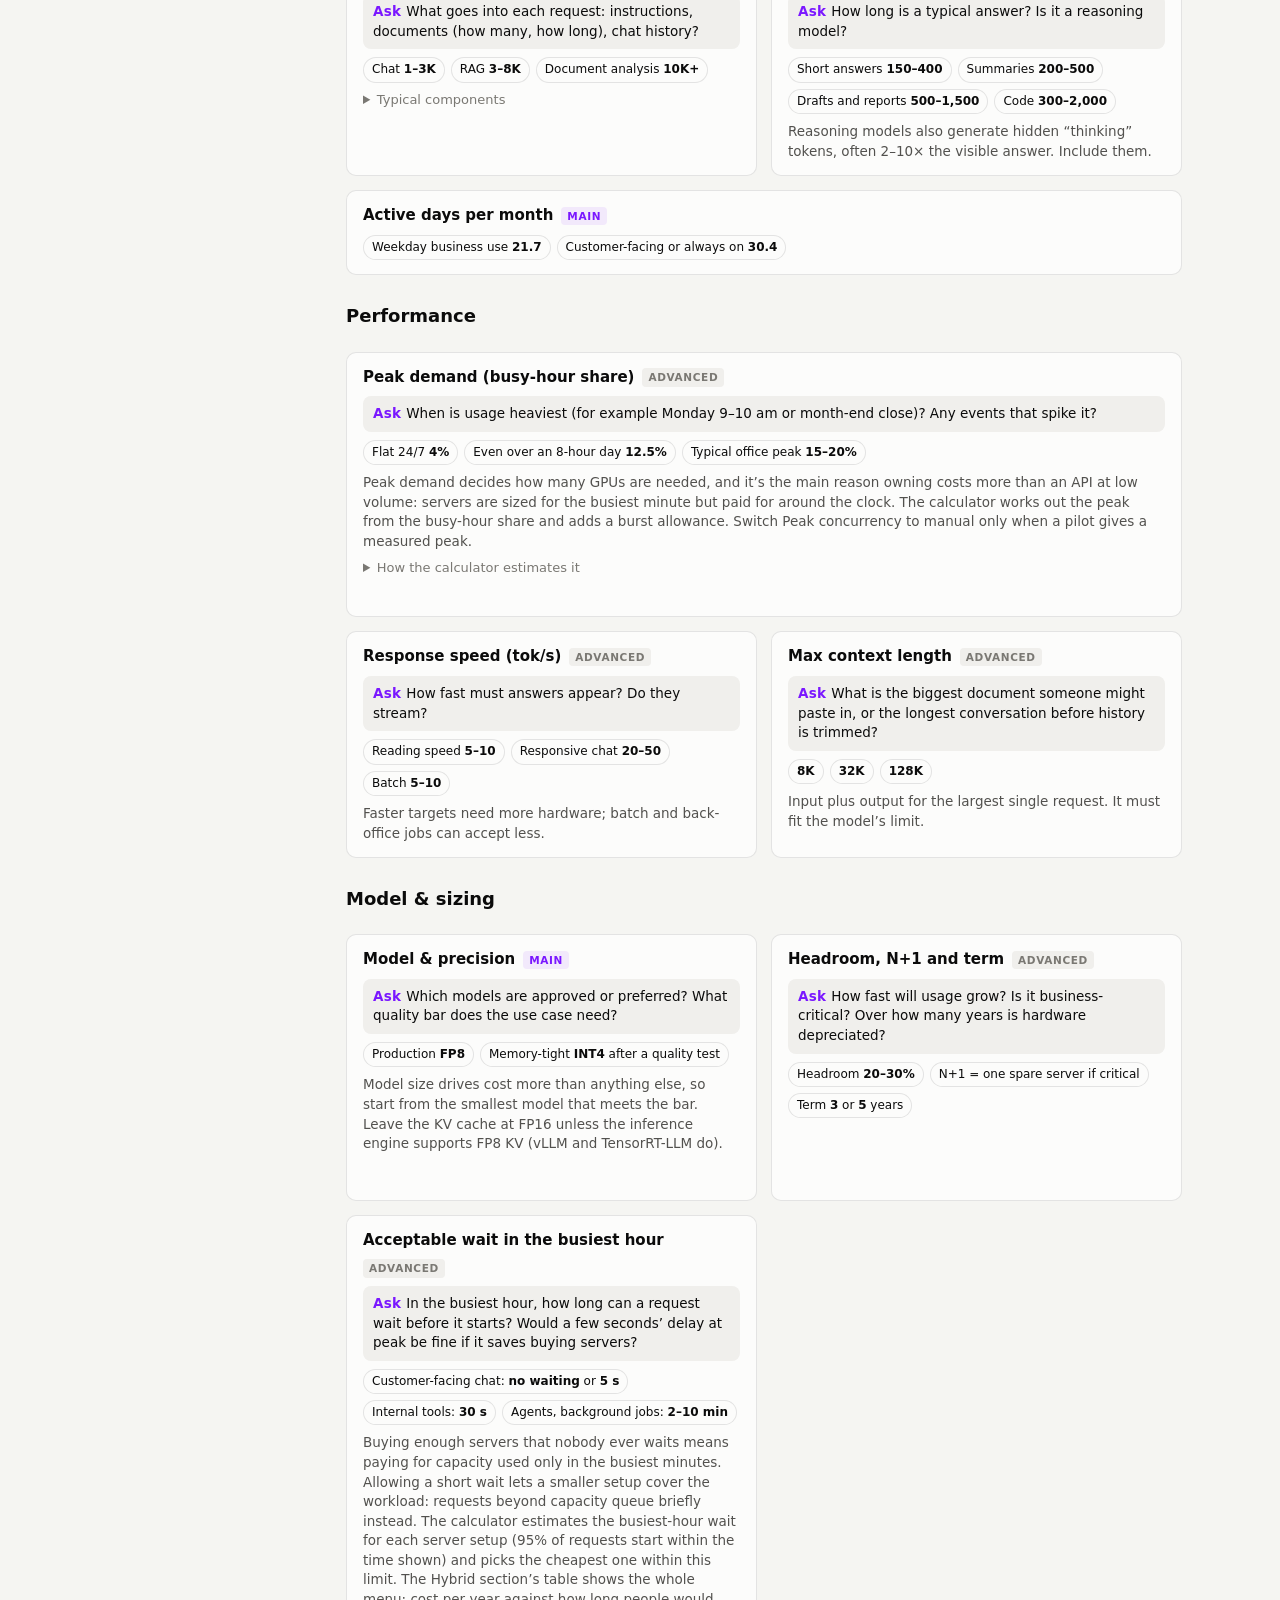
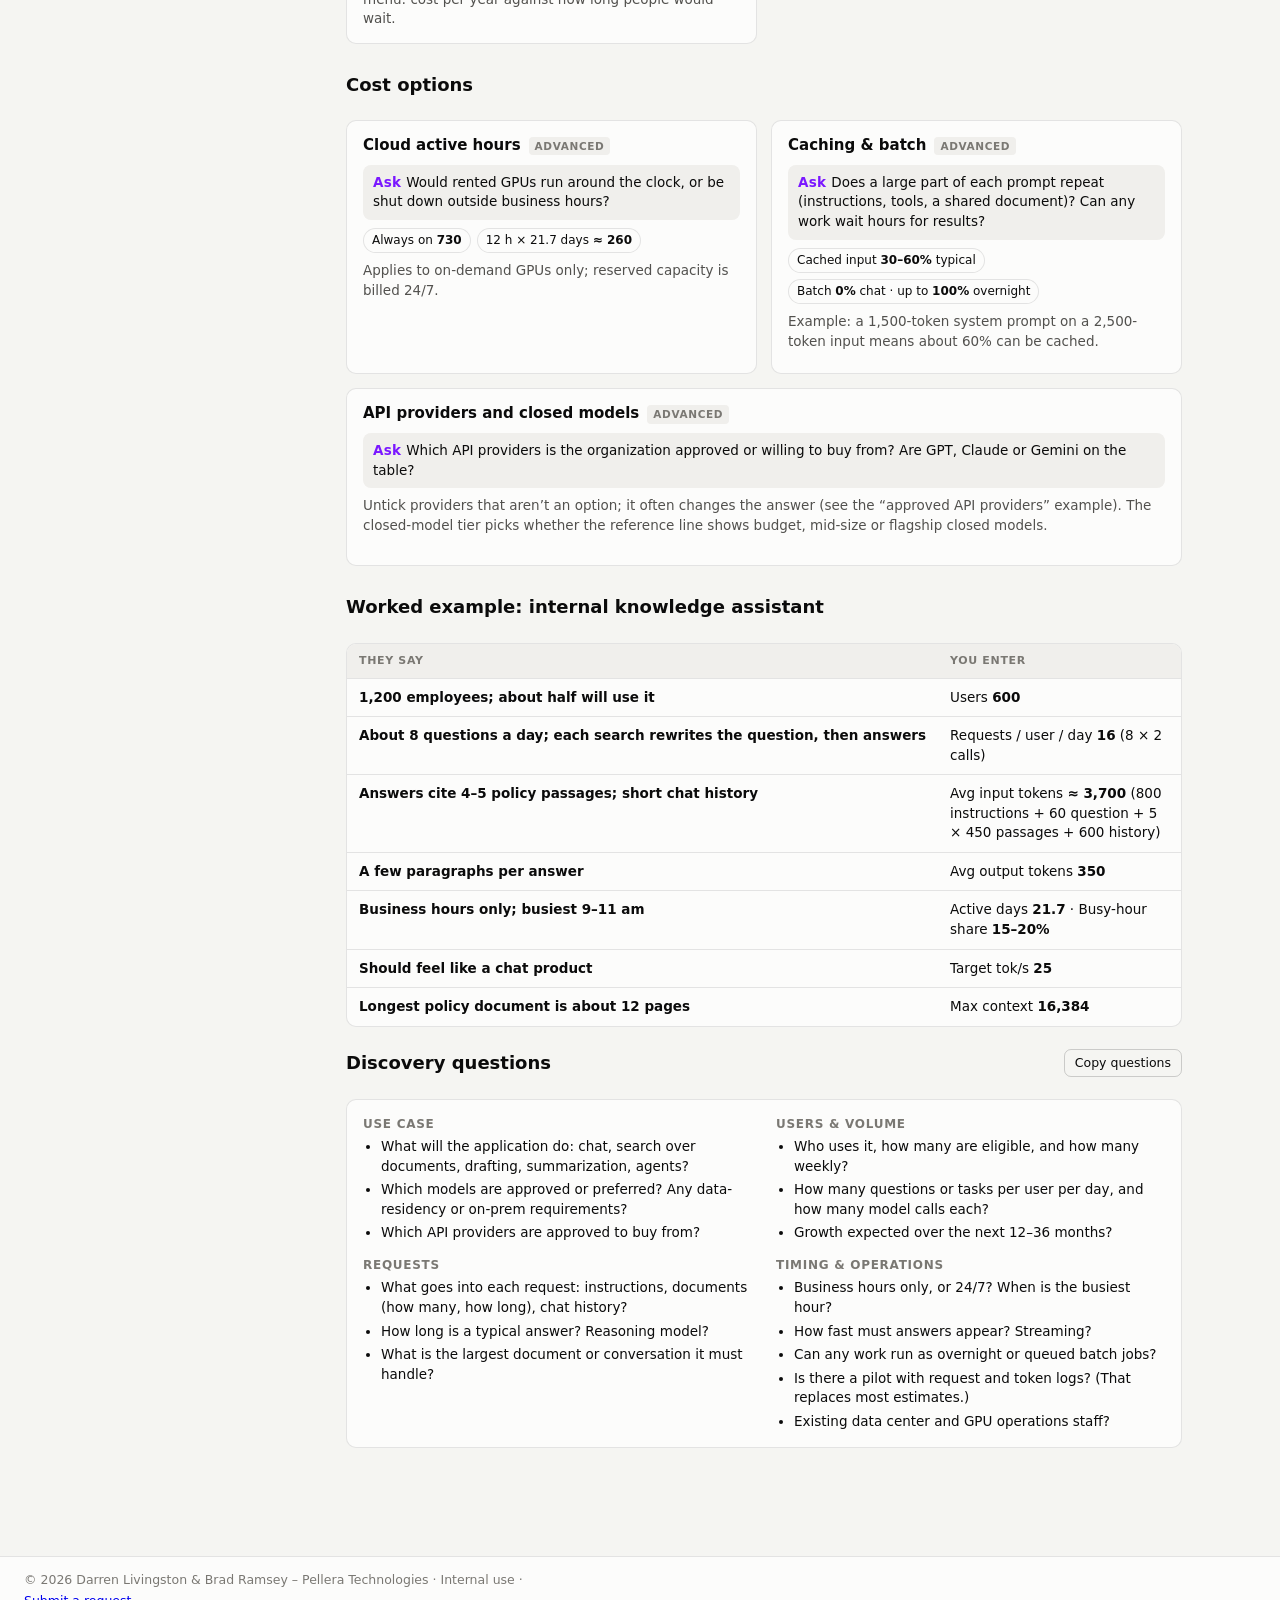
<file: docs/workload-guide.html>
<!doctype html>
<html lang="en">
<head>
  <meta charset="utf-8">
  <meta name="viewport" content="width=device-width, initial-scale=1">
  <title>Workload Input Guide</title>
  <link rel="icon" href="../assets/favicon.png">
  <link rel="stylesheet" href="../css/styles.css?v=202610031717">
  <style>
    /* Layout: sticky topic nav on the left, reference content on the right; one card per input. */
    .g-wrap { max-width: 1180px; margin: 0 auto; padding: 20px 24px 48px; display: grid; grid-template-columns: 220px minmax(0, 1fr); gap: 28px; align-items: start; }
    .g-nav { position: sticky; top: 16px; display: flex; flex-direction: column; gap: 14px; font-size: 13px; }
    .g-nav h4 { margin: 0 0 4px; font-size: 11px; letter-spacing: .08em; text-transform: uppercase; color: var(--muted); }
    .g-nav a { display: block; padding: 3px 8px; border-radius: 6px; color: var(--text-2); text-decoration: none; }
    .g-nav a:hover { background: var(--accent-soft); color: var(--accent); }
    .g-nav { max-height: calc(100vh - 32px); overflow-y: auto; }
    .g-nav a.active { background: var(--accent-soft); color: var(--accent); font-weight: 600; box-shadow: inset 2px 0 0 var(--accent); }
    .g-nav div.active-group h4 { color: var(--accent); }
    .g-main { display: flex; flex-direction: column; gap: 22px; min-width: 0; }
    .g-intro { display: flex; flex-direction: column; gap: 12px; }
    .g-intro p { margin: 0; max-width: 72ch; color: var(--text-2); }
    .g-thumbs { display: grid; grid-template-columns: repeat(3, minmax(0, 1fr)); gap: 10px; }
    .g-thumb { background: var(--surface); border: 1px solid var(--border); border-radius: 10px; padding: 12px 14px; display: flex; flex-direction: column; gap: 2px; }
    .g-thumb b { font-size: 18px; font-variant-numeric: tabular-nums; }
    .g-thumb span { font-size: 12.5px; color: var(--muted); }
    .g-h2 { margin: 6px 0 0; font-size: 18px; scroll-margin-top: 16px; }
    .g-sub { margin: -14px 0 0; color: var(--muted); font-size: 13px; }
    .g-table-wrap { overflow-x: auto; background: var(--surface); border: 1px solid var(--border); border-radius: 10px; }
    .g-table { border-collapse: collapse; width: 100%; font-size: 13.5px; font-variant-numeric: tabular-nums; }
    .g-table th, .g-table td { text-align: left; padding: 9px 12px; border-bottom: 1px solid var(--border); vertical-align: top; }
    .g-table tr:last-child td { border-bottom: 0; }
    .g-table th { font-size: 11px; letter-spacing: .06em; text-transform: uppercase; color: var(--muted); font-weight: 600; background: var(--surface-2); }
    .g-table td:first-child { font-weight: 600; white-space: nowrap; }
    .g-table a { color: inherit; text-decoration: none; border-bottom: 1px dotted var(--border-strong); }
    .g-cards { display: grid; grid-template-columns: repeat(2, minmax(0, 1fr)); gap: 14px; }
    .g-card { background: var(--surface); border: 1px solid var(--border); border-radius: 10px; padding: 14px 16px; display: flex; flex-direction: column; gap: 8px; scroll-margin-top: 16px; }
    .g-card.wide { grid-column: 1 / -1; }
    .g-card:target, .g-card.is-target { border-color: var(--accent); box-shadow: 0 0 0 3px var(--accent-soft); }
    .g-card h3 { margin: 0; font-size: 15px; display: flex; align-items: center; gap: 8px; flex-wrap: wrap; }
    .g-where { font: 600 10.5px/1 var(--font, inherit); letter-spacing: .06em; text-transform: uppercase; padding: 4px 6px; border-radius: 4px; background: var(--surface-2); color: var(--muted); }
    .g-where.main { background: var(--accent-soft); color: var(--accent); }
    .g-card p { margin: 0; font-size: 13.5px; color: var(--text-2); }
    .g-ask { font-size: 13.5px; padding: 8px 10px; border-radius: 8px; background: var(--surface-2); }
    .g-ask::before { content: "Ask  "; font-weight: 700; color: var(--accent); letter-spacing: .02em; }
    .g-chips { display: flex; flex-wrap: wrap; gap: 6px; }
    .g-chip { font-size: 12px; padding: 3px 8px; border-radius: 999px; border: 1px solid var(--border); background: var(--surface); white-space: nowrap; }
    .g-chip b { font-variant-numeric: tabular-nums; }
    .g-card details { font-size: 13px; color: var(--text-2); }
    .g-card details summary { cursor: pointer; color: var(--muted); }
    .g-card pre { font-size: 12px; background: var(--surface-2); padding: 8px 10px; border-radius: 6px; overflow-x: auto; margin: 6px 0 0; }
    .g-q { background: var(--surface); border: 1px solid var(--border); border-radius: 10px; padding: 16px; display: grid; grid-template-columns: repeat(2, minmax(0, 1fr)); gap: 14px 24px; }
    .g-q h4 { margin: 0 0 4px; font-size: 12px; letter-spacing: .06em; text-transform: uppercase; color: var(--muted); }
    .g-q ul { margin: 0; padding-left: 18px; font-size: 13.5px; display: flex; flex-direction: column; gap: 4px; }
    .g-q-head { display: flex; align-items: center; justify-content: space-between; gap: 12px; flex-wrap: wrap; }
    .g-copy-msg { font-size: 12.5px; color: var(--muted); }
    @media (max-width: 900px) { .g-wrap { grid-template-columns: 1fr; } .g-nav { position: static; flex-direction: row; flex-wrap: wrap; } .g-nav > div { min-width: 160px; } }
    @media (max-width: 700px) { .g-cards, .g-q, .g-thumbs { grid-template-columns: 1fr; } }
  </style>
  <script data-goatcounter="https://pellera-token-calc.goatcounter.com/count" async src="https://gc.zgo.at/count.js"></script>
</head>
<body>
  <header class="topbar">
    <div class="brand">
      <img class="brand-logo" src="../assets/pellera-logo-small.png" alt="Pellera">
      <div>
        <h1>Workload input guide</h1>
        <p class="tagline">Turning what a client knows into calculator inputs</p>
      </div>
    </div>
    <a class="btn ghost small" href="../index.html">← Back to calculator</a>
  </header>

  <div class="g-wrap">
    <nav class="g-nav" aria-label="Guide sections">
      <div><h4>Start here</h4><a href="#quick">Quick reference</a></div>
      <div><h4>Usage</h4><a href="#users">Users</a><a href="#requests_per_user_per_day">Requests per day</a><a href="#avg_input_tokens">Input tokens</a><a href="#avg_output_tokens">Output tokens</a><a href="#active_days_per_month">Active days</a></div>
      <div><h4>Performance</h4><a href="#peak_concurrent_requests">Peak demand</a><a href="#target_output_tps_per_request">Response speed</a><a href="#max_context">Max context</a></div>
      <div><h4>Model &amp; sizing</h4><a href="#model_id">Model &amp; precision</a><a href="#headroom_pct">Headroom, N+1, term</a><a href="#peak_wait_s">Acceptable peak wait</a></div>
      <div><h4>Cost options</h4><a href="#cloud_active_hours_per_month">Cloud hours</a><a href="#api_cache_hit_pct">Caching &amp; batch</a><a href="#api_excluded">API providers</a></div>
      <div><h4>Templates</h4><a href="#example">Worked example</a><a href="#questions">Discovery questions</a></div>
    </nav>

    <main class="g-main">
      <section class="g-intro">
        <p>Most clients don't know their token counts. They do know their <strong>users, use cases and documents</strong>. Use this page to turn those answers into calculator inputs as you talk. When a number is uncertain, try the low and high ends in the calculator; the recommendation often doesn't change.</p>
        <div class="g-thumbs">
          <div class="g-thumb"><b>1 token ≈ 0.75 words</b><span>about 4 characters of English</span></div>
          <div class="g-thumb"><b>1 page ≈ 500–650</b><span>tokens of plain text</span></div>
          <div class="g-thumb"><b>30-min meeting ≈ 7,000</b><span>tokens of transcript</span></div>
        </div>
      </section>

      <h2 class="g-h2" id="quick">Quick reference</h2>
      <p class="g-sub">The inputs in the order they appear in the Workload profile. “Advanced” inputs are under Advanced settings.</p>
      <div class="g-table-wrap">
        <table class="g-table">
          <thead><tr><th>Input</th><th>Question to ask</th><th>Typical values</th></tr></thead>
          <tbody>
            <tr><td><a href="#users">Users</a></td><td>Who will use it, and how many each week?</td><td>30–60% of eligible staff for internal copilots</td></tr>
            <tr><td><a href="#requests_per_user_per_day">Requests / user / day</a></td><td>How many questions or tasks a day, and how many model calls each?</td><td>Chat 5–20 · RAG ×2–3 calls · Agents ×3–10</td></tr>
            <tr><td><a href="#avg_input_tokens">Avg input tokens</a></td><td>What goes into each request: instructions, documents, history?</td><td>Chat 1–3K · RAG 3–8K · Docs 10K+</td></tr>
            <tr><td><a href="#avg_output_tokens">Avg output tokens</a></td><td>How long is a typical answer? Reasoning model?</td><td>Answers 150–400 · Drafts 500–1,500</td></tr>
            <tr><td><a href="#active_days_per_month">Active days / month</a></td><td>Business days only, or every day?</td><td>21.7 business · 30.4 every day</td></tr>
            <tr><td><a href="#peak_concurrent_requests">Busy-hour share</a> <span class="g-where">Advanced</span></td><td>When is usage heaviest, and how sharp is the peak?</td><td>4% flat 24/7 · 12.5% even 8 h · 15–20% office peak</td></tr>
            <tr><td><a href="#target_output_tps_per_request">Target tok/s</a> <span class="g-where">Advanced</span></td><td>How fast must answers appear? Streaming?</td><td>Chat 20–50 · Batch 5–10</td></tr>
            <tr><td><a href="#max_context">Max context</a> <span class="g-where">Advanced</span></td><td>What is the largest document or conversation?</td><td>8K · 32K · 128K</td></tr>
            <tr><td><a href="#model_id">Model &amp; precision</a></td><td>Which models are approved? Any quality bar?</td><td>FP8 for production</td></tr>
            <tr><td><a href="#headroom_pct">Headroom, N+1, term</a> <span class="g-where">Advanced</span></td><td>Growth expected? Business-critical? Depreciation period?</td><td>20–30% · N+1 if critical · 3 years</td></tr>
            <tr><td><a href="#peak_wait_s">Acceptable peak wait</a> <span class="g-where">Advanced</span></td><td>In the busiest hour, how long may a request wait to start?</td><td>Chat: none or 5 s · internal tools: 30 s · background: minutes</td></tr>
            <tr><td><a href="#api_cache_hit_pct">Caching &amp; batch</a> <span class="g-where">Advanced</span></td><td>Does a big part of each prompt repeat? Can any work wait hours?</td><td>Cache 30–60% · Batch 0% chat, up to 100% overnight</td></tr>
            <tr><td><a href="#api_excluded">API providers</a> <span class="g-where">Advanced</span></td><td>Which providers are approved to buy from?</td><td>Untick any that aren’t</td></tr>
          </tbody>
        </table>
      </div>

      <h2 class="g-h2" id="usage">Usage</h2>
      <div class="g-cards">
        <article class="g-card" id="users">
          <h3>Users <span class="g-where main">Main</span></h3>
          <div class="g-ask">Who will use this, and what share will use it weekly?</div>
          <div class="g-chips"><span class="g-chip">Internal copilot: <b>30–60%</b> of eligible staff</span><span class="g-chip">Customer-facing: monthly active users</span></div>
          <p>Count people who actually use it in a typical month, not licensed seats. For batch work, think of “users” as sources or feeds.</p>
          <span data-anchor="scenario_name"></span><span data-anchor="preset"></span>
        </article>

        <article class="g-card" id="requests_per_user_per_day">
          <h3>Requests per user per day <span class="g-where main">Main</span></h3>
          <div class="g-ask">How many questions or tasks a day? How many model calls does each one make?</div>
          <div class="g-chips"><span class="g-chip">Chat <b>5–20</b>, power users 50+</span><span class="g-chip">RAG <b>×2–3</b> calls per question</span><span class="g-chip">Agents <b>×3–10</b> calls per task</span></div>
          <p>Count model calls, not clicks. With a pilot, use the gateway or provider logs: total requests ÷ active users ÷ active days.</p>
        </article>

        <article class="g-card" id="avg_input_tokens">
          <h3>Avg input tokens <span class="g-where main">Main</span></h3>
          <div class="g-ask">What goes into each request: instructions, documents (how many, how long), chat history?</div>
          <div class="g-chips"><span class="g-chip">Chat <b>1–3K</b></span><span class="g-chip">RAG <b>3–8K</b></span><span class="g-chip">Document analysis <b>10K+</b></span></div>
          <details><summary>Typical components</summary>
            <p>System prompt 300–2,000 · user message 30–300 · retrieved passages (e.g. 5 × 500 = 2,500) · conversation history, often capped at 2,000–8,000 · tool definitions 200–1,000.</p>
          </details>
        </article>

        <article class="g-card" id="avg_output_tokens">
          <h3>Avg output tokens <span class="g-where main">Main</span></h3>
          <div class="g-ask">How long is a typical answer? Is it a reasoning model?</div>
          <div class="g-chips"><span class="g-chip">Short answers <b>150–400</b></span><span class="g-chip">Summaries <b>200–500</b></span><span class="g-chip">Drafts and reports <b>500–1,500</b></span><span class="g-chip">Code <b>300–2,000</b></span></div>
          <p>Reasoning models also generate hidden “thinking” tokens, often 2–10× the visible answer. Include them.</p>
        </article>

        <article class="g-card wide" id="active_days_per_month">
          <h3>Active days per month <span class="g-where main">Main</span></h3>
          <div class="g-chips"><span class="g-chip">Weekday business use <b>21.7</b></span><span class="g-chip">Customer-facing or always on <b>30.4</b></span></div>
        </article>
      </div>

      <h2 class="g-h2" id="performance">Performance</h2>
      <div class="g-cards">
        <article class="g-card wide" id="peak_concurrent_requests">
          <h3>Peak demand (busy-hour share) <span class="g-where">Advanced</span></h3>
          <div class="g-ask">When is usage heaviest (for example Monday 9–10 am or month-end close)? Any events that spike it?</div>
          <div class="g-chips"><span class="g-chip">Flat 24/7 <b>4%</b></span><span class="g-chip">Even over an 8-hour day <b>12.5%</b></span><span class="g-chip">Typical office peak <b>15–20%</b></span></div>
          <p>Peak demand decides how many GPUs are needed, and it’s the main reason owning costs more than an API at low volume: servers are sized for the busiest minute but paid for around the clock. The calculator works out the peak from the busy-hour share and adds a burst allowance. Switch Peak concurrency to manual only when a pilot gives a measured peak.</p>
          <details><summary>How the calculator estimates it</summary>
            <pre>peak requests/sec ≈ users × requests per day × busy-hour share ÷ 3,600
seconds per request ≈ output tokens ÷ target tok/s + about 1 s
peak concurrent ≈ peak requests/sec × seconds per request, plus a 99th-percentile burst allowance</pre>
          </details>
          <span data-anchor="peak_concurrency_mode"></span><span data-anchor="busy_hour_share_pct"></span><span data-anchor="burst_percentile"></span>
        </article>

        <article class="g-card" id="target_output_tps_per_request">
          <h3>Response speed (tok/s) <span class="g-where">Advanced</span></h3>
          <div class="g-ask">How fast must answers appear? Do they stream?</div>
          <div class="g-chips"><span class="g-chip">Reading speed <b>5–10</b></span><span class="g-chip">Responsive chat <b>20–50</b></span><span class="g-chip">Batch <b>5–10</b></span></div>
          <p>Faster targets need more hardware; batch and back-office jobs can accept less.</p>
        </article>

        <article class="g-card" id="max_context">
          <h3>Max context length <span class="g-where">Advanced</span></h3>
          <div class="g-ask">What is the biggest document someone might paste in, or the longest conversation before history is trimmed?</div>
          <div class="g-chips"><span class="g-chip"><b>8K</b></span><span class="g-chip"><b>32K</b></span><span class="g-chip"><b>128K</b></span></div>
          <p>Input plus output for the largest single request. It must fit the model’s limit.</p>
        </article>
      </div>

      <h2 class="g-h2" id="sizing">Model &amp; sizing</h2>
      <div class="g-cards">
        <article class="g-card" id="model_id">
          <h3>Model &amp; precision <span class="g-where main">Main</span></h3>
          <div class="g-ask">Which models are approved or preferred? What quality bar does the use case need?</div>
          <div class="g-chips"><span class="g-chip">Production <b>FP8</b></span><span class="g-chip">Memory-tight <b>INT4</b> after a quality test</span></div>
          <p>Model size drives cost more than anything else, so start from the smallest model that meets the bar. Leave the KV cache at FP16 unless the inference engine supports FP8 KV (vLLM and TensorRT-LLM do).</p>
          <span data-anchor="precision"></span><span data-anchor="kv_precision"></span><span data-anchor="kv_sizing_basis"></span><span data-anchor="throughput_source"></span>
        </article>

        <article class="g-card" id="headroom_pct">
          <h3>Headroom, N+1 and term <span class="g-where">Advanced</span></h3>
          <div class="g-ask">How fast will usage grow? Is it business-critical? Over how many years is hardware depreciated?</div>
          <div class="g-chips"><span class="g-chip">Headroom <b>20–30%</b></span><span class="g-chip">N+1 = one spare server if critical</span><span class="g-chip">Term <b>3</b> or <b>5</b> years</span></div>
          <span data-anchor="n_plus_one"></span><span data-anchor="term_years"></span>
        </article>

        <article class="g-card" id="peak_wait_s">
          <h3>Acceptable wait in the busiest hour <span class="g-where">Advanced</span></h3>
          <div class="g-ask">In the busiest hour, how long can a request wait before it starts? Would a few seconds’ delay at peak be fine if it saves buying servers?</div>
          <div class="g-chips"><span class="g-chip">Customer-facing chat: <b>no waiting</b> or <b>5 s</b></span><span class="g-chip">Internal tools: <b>30 s</b></span><span class="g-chip">Agents, background jobs: <b>2–10 min</b></span></div>
          <p>Buying enough servers that nobody ever waits means paying for capacity used only in the busiest minutes. Allowing a short wait lets a smaller setup cover the workload: requests beyond capacity queue briefly instead. The calculator estimates the busiest-hour wait for each server setup (95% of requests start within the time shown) and picks the cheapest one within this limit. The Hybrid section’s table shows the whole menu: cost per year against how long people would wait.</p>
        </article>
      </div>

      <h2 class="g-h2" id="costs">Cost options</h2>
      <div class="g-cards">
        <article class="g-card" id="cloud_active_hours_per_month">
          <h3>Cloud active hours <span class="g-where">Advanced</span></h3>
          <div class="g-ask">Would rented GPUs run around the clock, or be shut down outside business hours?</div>
          <div class="g-chips"><span class="g-chip">Always on <b>730</b></span><span class="g-chip">12 h × 21.7 days <b>≈ 260</b></span></div>
          <p>Applies to on-demand GPUs only; reserved capacity is billed 24/7.</p>
        </article>

        <article class="g-card" id="api_cache_hit_pct">
          <h3>Caching &amp; batch <span class="g-where">Advanced</span></h3>
          <div class="g-ask">Does a large part of each prompt repeat (instructions, tools, a shared document)? Can any work wait hours for results?</div>
          <div class="g-chips"><span class="g-chip">Cached input <b>30–60%</b> typical</span><span class="g-chip">Batch <b>0%</b> chat · up to <b>100%</b> overnight</span></div>
          <p>Example: a 1,500-token system prompt on a 2,500-token input means about 60% can be cached.</p>
          <span data-anchor="api_batch_share_pct"></span>
        </article>

        <article class="g-card wide" id="api_excluded">
          <h3>API providers and closed models <span class="g-where">Advanced</span></h3>
          <div class="g-ask">Which API providers is the organization approved or willing to buy from? Are GPT, Claude or Gemini on the table?</div>
          <p>Untick providers that aren’t an option; it often changes the answer (see the “approved API providers” example). The closed-model tier picks whether the reference line shows budget, mid-size or flagship closed models.</p>
          <span data-anchor="include_closed_models"></span><span data-anchor="closed_tier"></span>
        </article>
      </div>

      <h2 class="g-h2" id="example">Worked example: internal knowledge assistant</h2>
      <div class="g-table-wrap">
        <table class="g-table">
          <thead><tr><th>They say</th><th>You enter</th></tr></thead>
          <tbody>
            <tr><td>1,200 employees; about half will use it</td><td>Users <b>600</b></td></tr>
            <tr><td>About 8 questions a day; each search rewrites the question, then answers</td><td>Requests / user / day <b>16</b> (8 × 2 calls)</td></tr>
            <tr><td>Answers cite 4–5 policy passages; short chat history</td><td>Avg input tokens <b>≈ 3,700</b> (800 instructions + 60 question + 5 × 450 passages + 600 history)</td></tr>
            <tr><td>A few paragraphs per answer</td><td>Avg output tokens <b>350</b></td></tr>
            <tr><td>Business hours only; busiest 9–11 am</td><td>Active days <b>21.7</b> · Busy-hour share <b>15–20%</b></td></tr>
            <tr><td>Should feel like a chat product</td><td>Target tok/s <b>25</b></td></tr>
            <tr><td>Longest policy document is about 12 pages</td><td>Max context <b>16,384</b></td></tr>
          </tbody>
        </table>
      </div>

      <section id="questions" class="g-q-head">
        <h2 class="g-h2" style="margin:0">Discovery questions</h2>
        <span><button type="button" class="btn ghost small" id="copy-q">Copy questions</button> <span class="g-copy-msg" id="copy-msg" aria-live="polite"></span></span>
      </section>
      <div class="g-q" id="q-list">
        <div><h4>Use case</h4><ul>
          <li>What will the application do: chat, search over documents, drafting, summarization, agents?</li>
          <li>Which models are approved or preferred? Any data-residency or on-prem requirements?</li>
          <li>Which API providers are approved to buy from?</li></ul></div>
        <div><h4>Users &amp; volume</h4><ul>
          <li>Who uses it, how many are eligible, and how many weekly?</li>
          <li>How many questions or tasks per user per day, and how many model calls each?</li>
          <li>Growth expected over the next 12–36 months?</li></ul></div>
        <div><h4>Requests</h4><ul>
          <li>What goes into each request: instructions, documents (how many, how long), chat history?</li>
          <li>How long is a typical answer? Reasoning model?</li>
          <li>What is the largest document or conversation it must handle?</li></ul></div>
        <div><h4>Timing &amp; operations</h4><ul>
          <li>Business hours only, or 24/7? When is the busiest hour?</li>
          <li>How fast must answers appear? Streaming?</li>
          <li>Can any work run as overnight or queued batch jobs?</li>
          <li>Is there a pilot with request and token logs? (That replaces most estimates.)</li>
          <li>Existing data center and GPU operations staff?</li></ul></div>
      </div>
    </main>
  </div>

  <footer class="site-footer" id="footer"></footer>
  <script src="../js/config.js?v=202610031717"></script>
  <script>
    (function () {
      var c = window.TC && window.TC.config;
      if (c) document.getElementById('footer').innerHTML = c.copyright + ' · Internal use · <a href="' + c.requestFormUrl + '" target="_blank" rel="noopener">Submit a request</a>';
      // Highlight the nav entry for the part of the page being read (the last target whose top has passed ~30% of the viewport).
      var links = Array.prototype.slice.call(document.querySelectorAll('.g-nav a[href^="#"]'));
      var targets = links.map(function (l) { return document.getElementById(l.getAttribute('href').slice(1)); });
      function spy() {
        var line = 140, best = 0, bestTop = -Infinity;
        var atBottom = window.innerHeight + window.scrollY >= document.documentElement.scrollHeight - 4;
        targets.forEach(function (t, i) {
          if (!t) return;
          var top = t.getBoundingClientRect().top;
          // The entry being read: the target whose top most recently passed the reading line.
          // At the very bottom, the lowest target on screen wins (it can never reach the line).
          var limit = atBottom ? window.innerHeight : line;
          if (top <= limit && top > bestTop) { bestTop = top; best = i; }
        });
        // Cards sit two to a row: highlight every entry in the current row (same top edge).
        links.forEach(function (l, i) {
          var t = targets[i];
          var on = i === best || (t && Math.abs(t.getBoundingClientRect().top - bestTop) < 4);
          l.classList.toggle('active', !!on);
        });
        document.querySelectorAll('.g-nav > div').forEach(function (g) { g.classList.toggle('active-group', !!g.querySelector('a.active')); });
      }
      // Several inputs share one card (e.g. busy-hour share lives in the Peak demand card). Their markers are data-anchor
      // attributes, not ids, so the browser never jumps to the bottom of the card; this brings the card to the top.
      if ('scrollRestoration' in history) history.scrollRestoration = 'manual';
      function showTarget() {
        var id = decodeURIComponent(location.hash.slice(1));
        if (!id) return;
        var t = document.getElementById(id) || document.querySelector('[data-anchor="' + id.replace(/"/g, '') + '"]');
        document.querySelectorAll('.g-card.is-target').forEach(function (c) { c.classList.remove('is-target'); });
        if (!t) return;
        var card = t.closest('.g-card') || t;
        if (card.classList.contains('g-card')) card.classList.add('is-target');
        card.scrollIntoView({ block: 'start' });
        spy();
      }
      window.addEventListener('hashchange', showTarget);
      if (location.hash) {
        showTarget();
        // Fonts and the footer can shift the layout after the first paint; settle on the card once more.
        window.addEventListener('load', showTarget);
        setTimeout(showTarget, 400);
      }
      window.addEventListener('scroll', spy, { passive: true });
      window.addEventListener('resize', spy);
      spy();

      var btn = document.getElementById('copy-q'), msg = document.getElementById('copy-msg');
      btn.addEventListener('click', function () {
        var text = Array.prototype.map.call(document.querySelectorAll('#q-list > div'), function (d) {
          return d.querySelector('h4').textContent + '\n' + Array.prototype.map.call(d.querySelectorAll('li'), function (li) { return '- ' + li.textContent; }).join('\n');
        }).join('\n\n');
        (navigator.clipboard ? navigator.clipboard.writeText(text) : Promise.reject())
          .then(function () { msg.textContent = 'Copied to the clipboard.'; })
          .catch(function () { msg.textContent = 'Copy blocked: select the questions and copy them.'; });
      });
    })();
  </script>
</body>
</html>
</file>
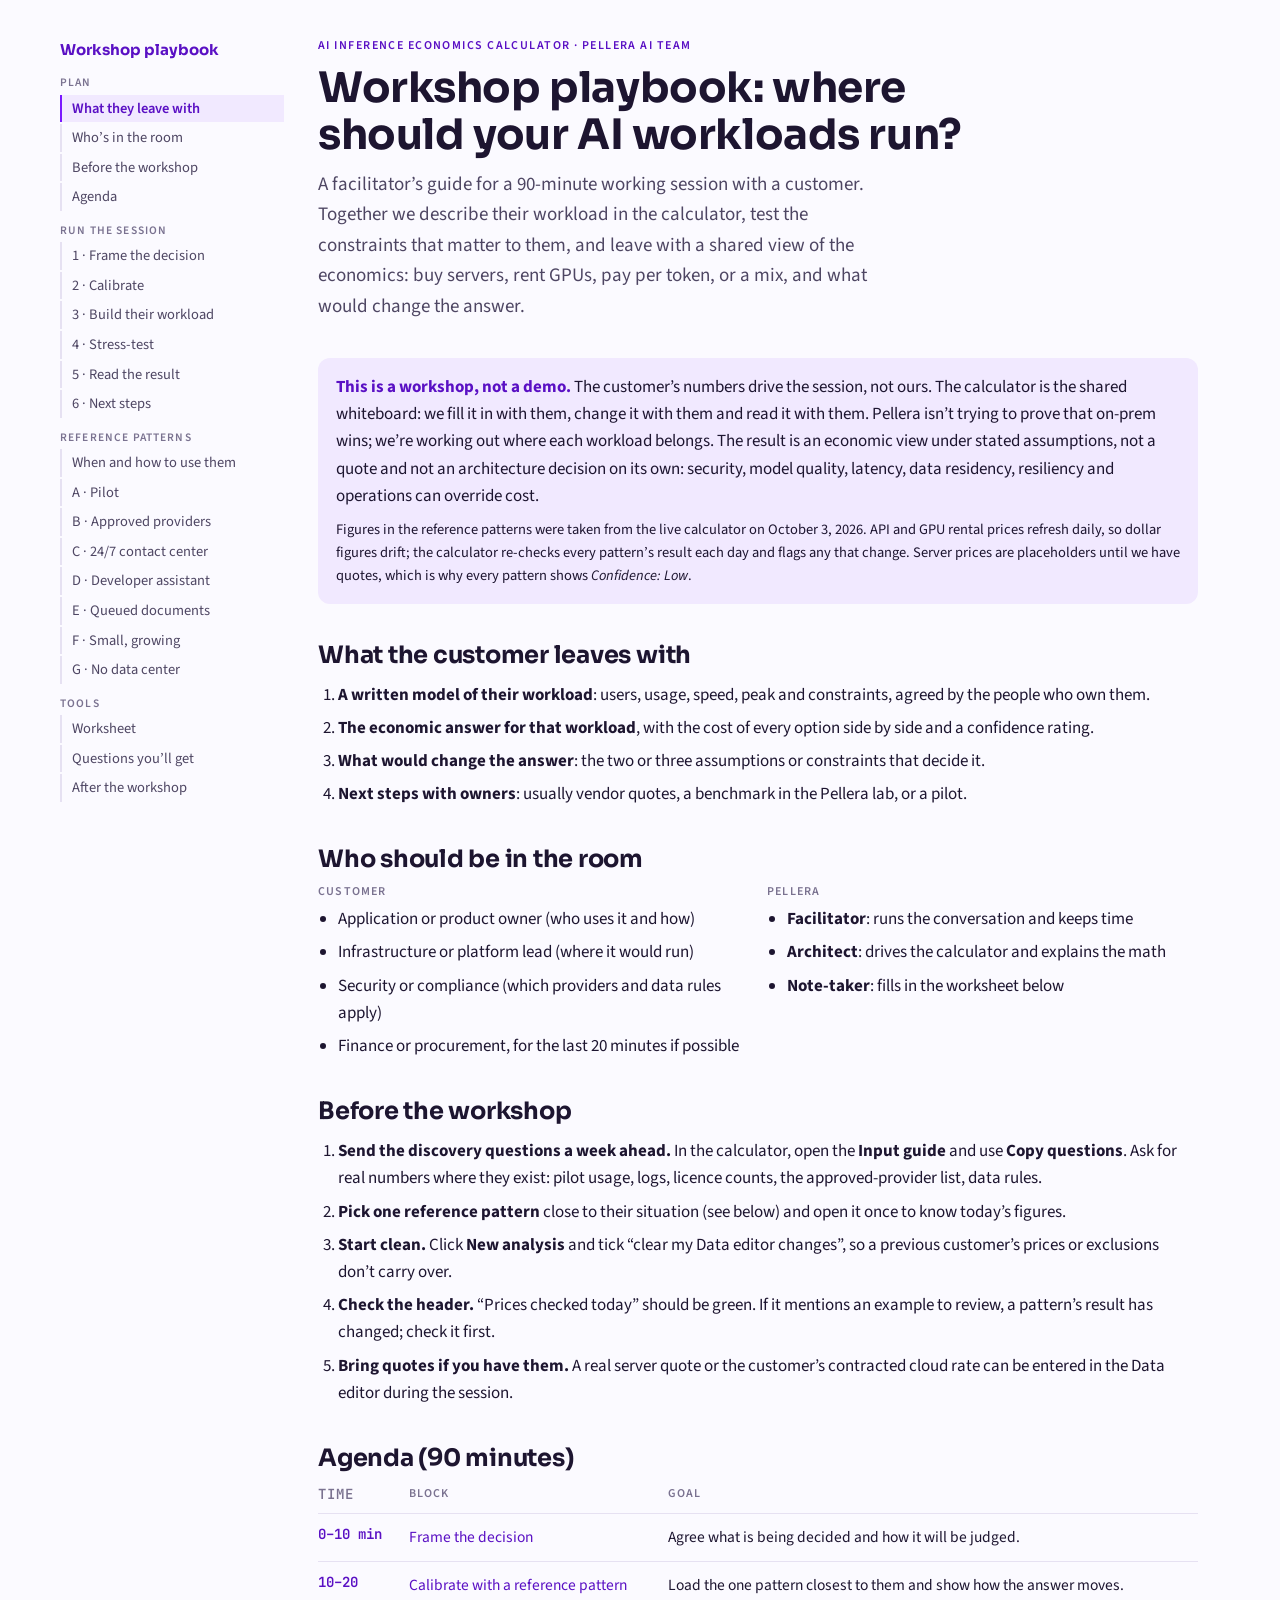
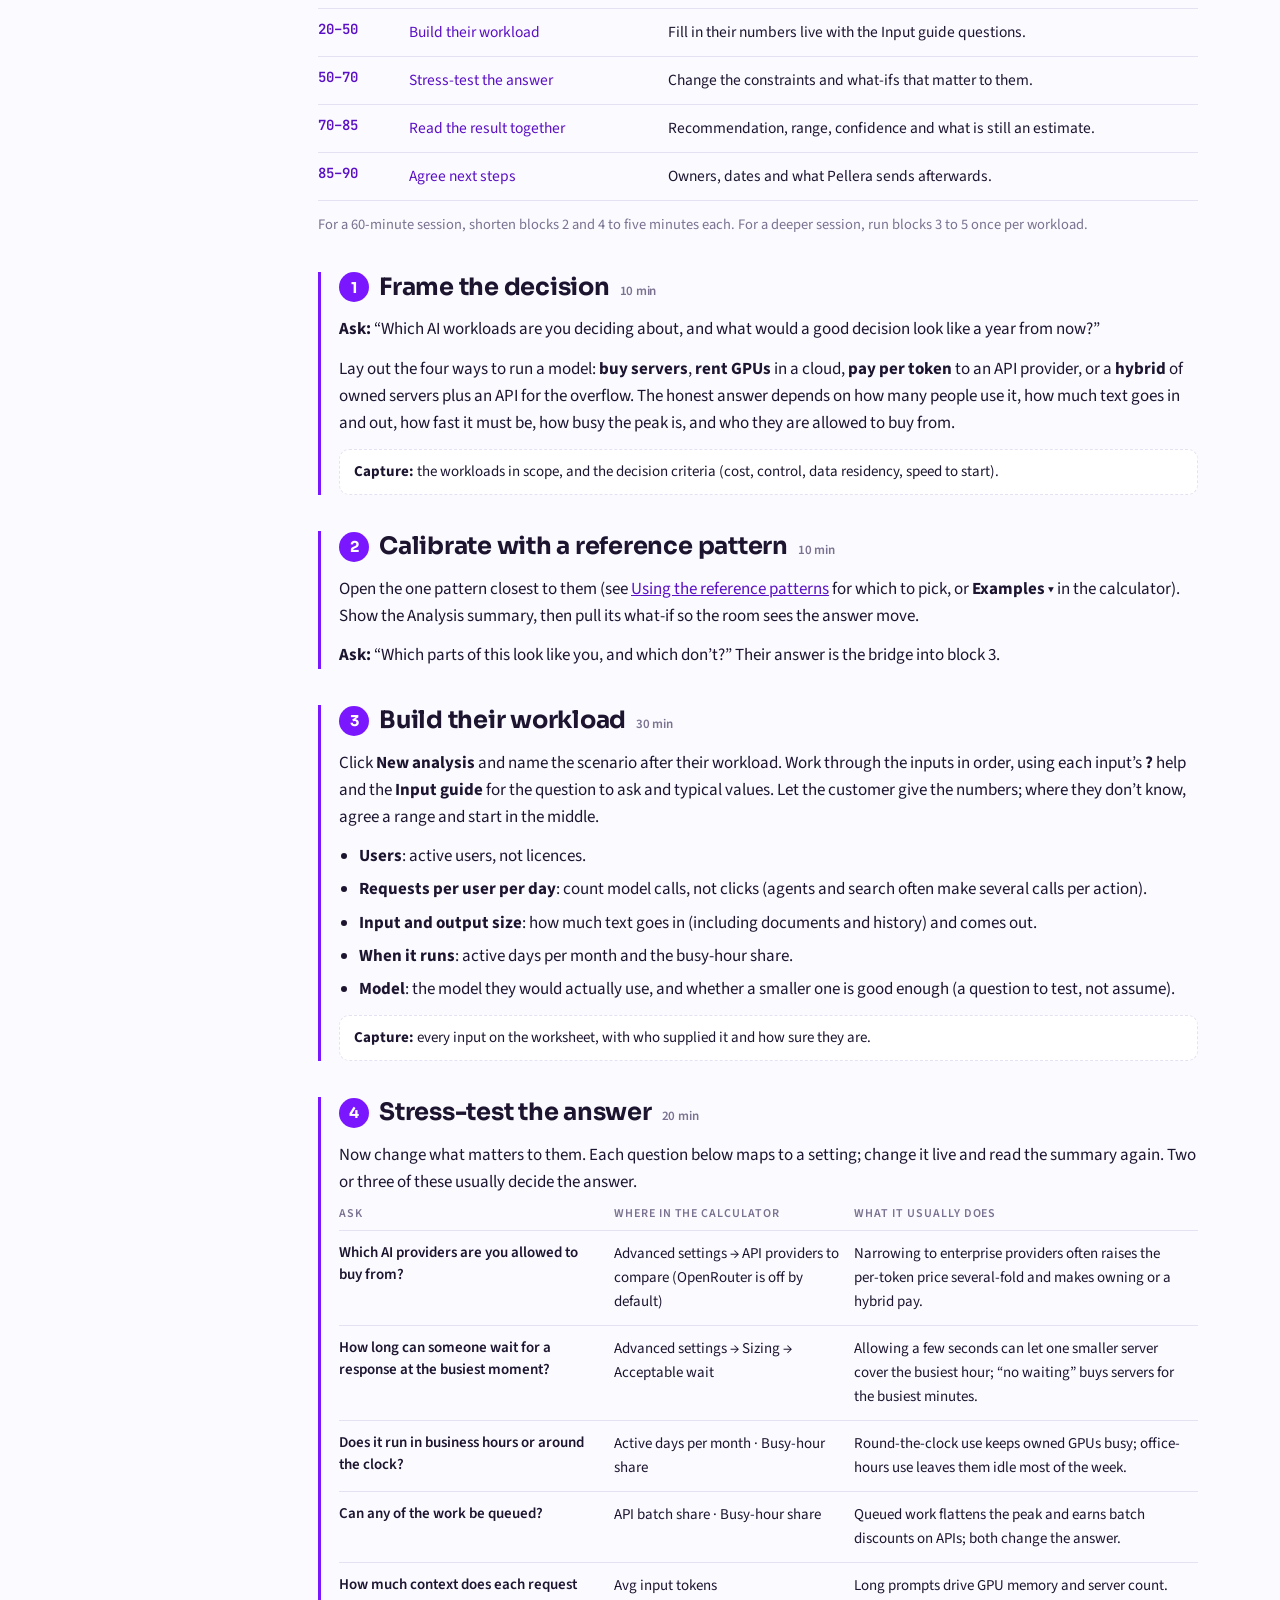
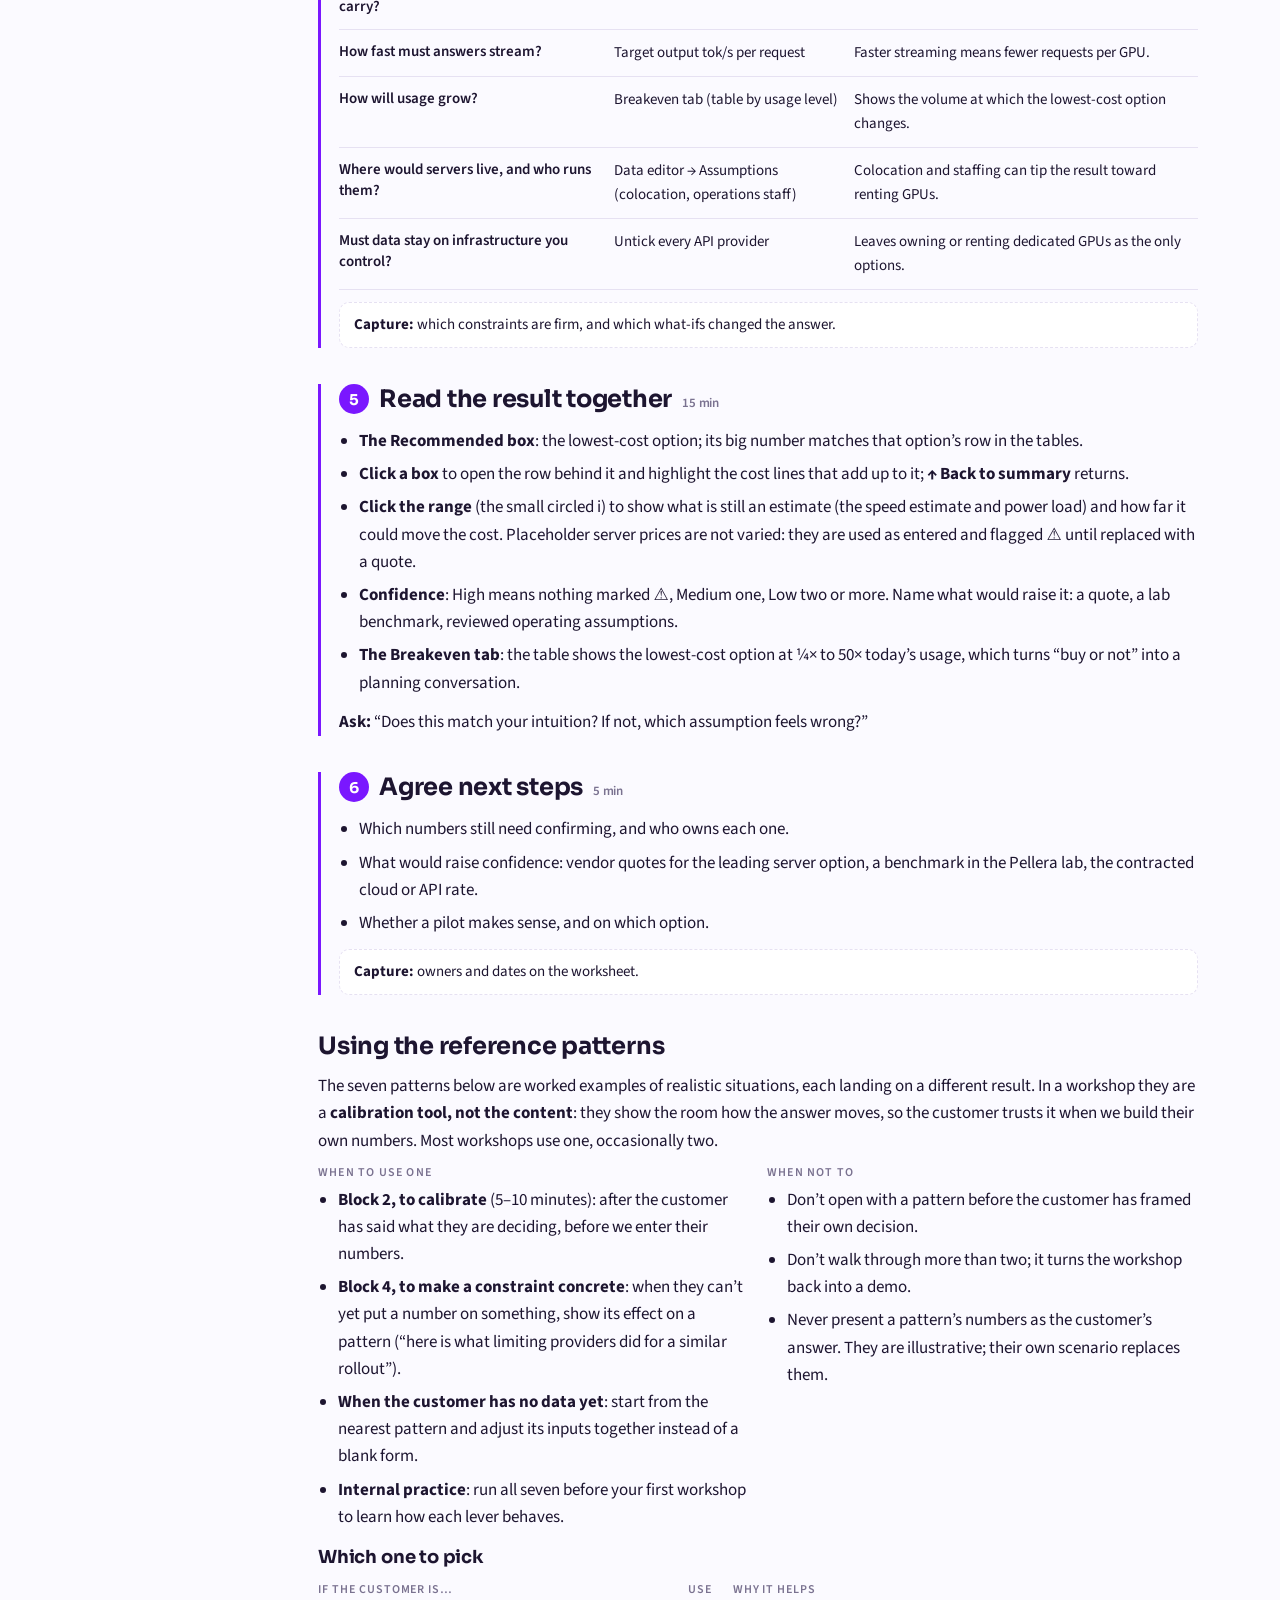
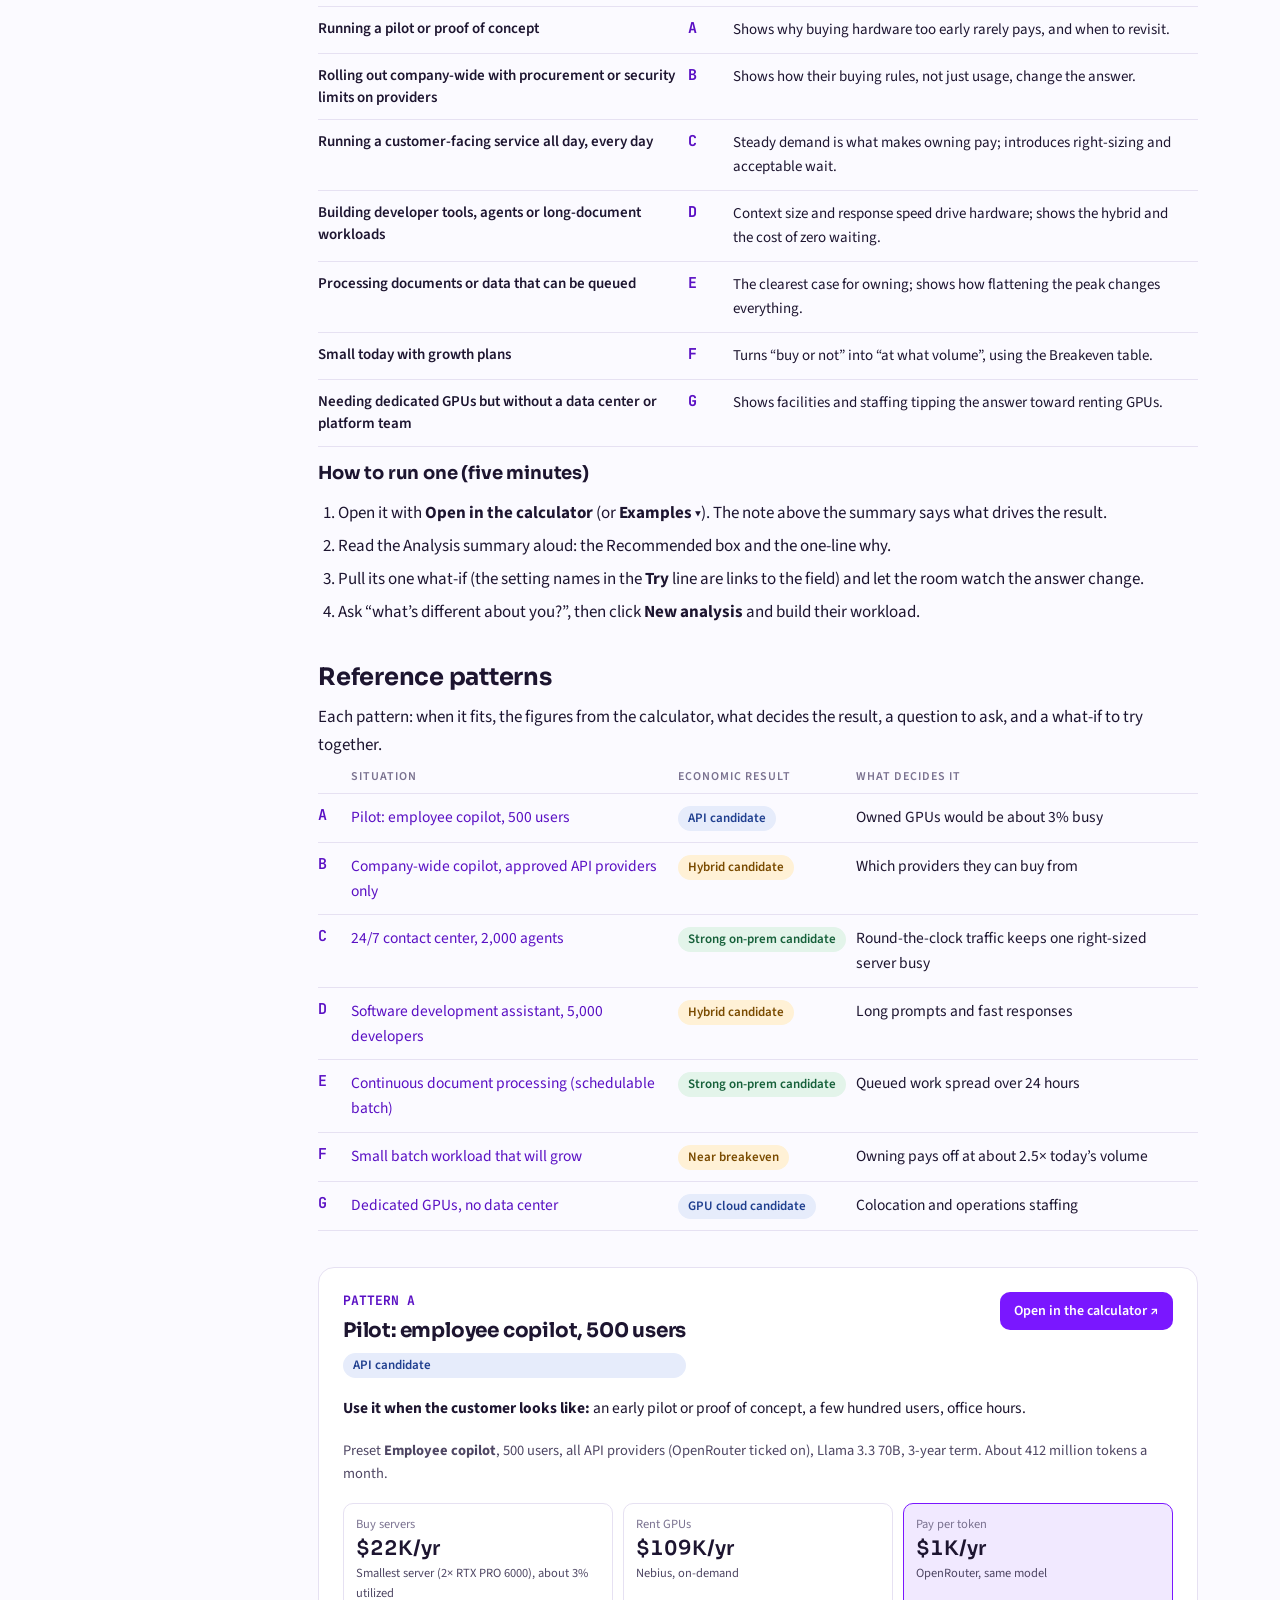
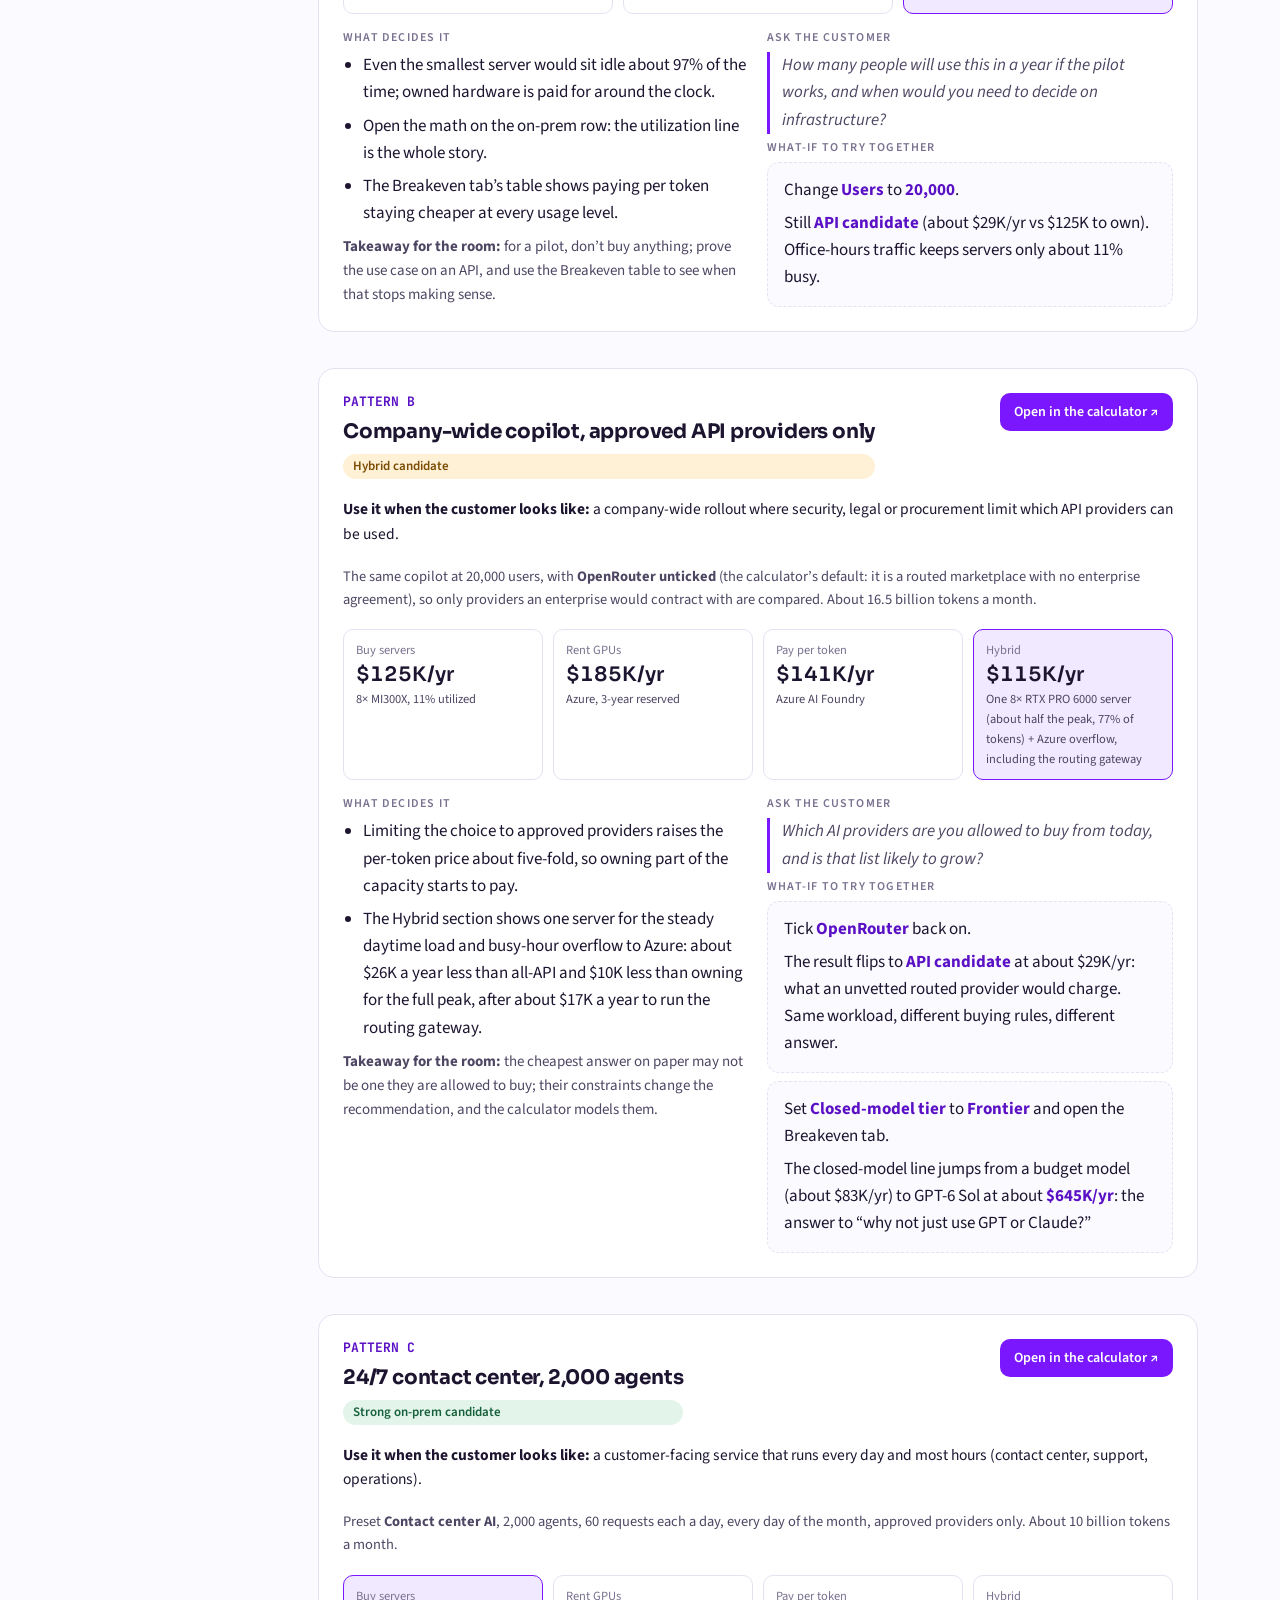
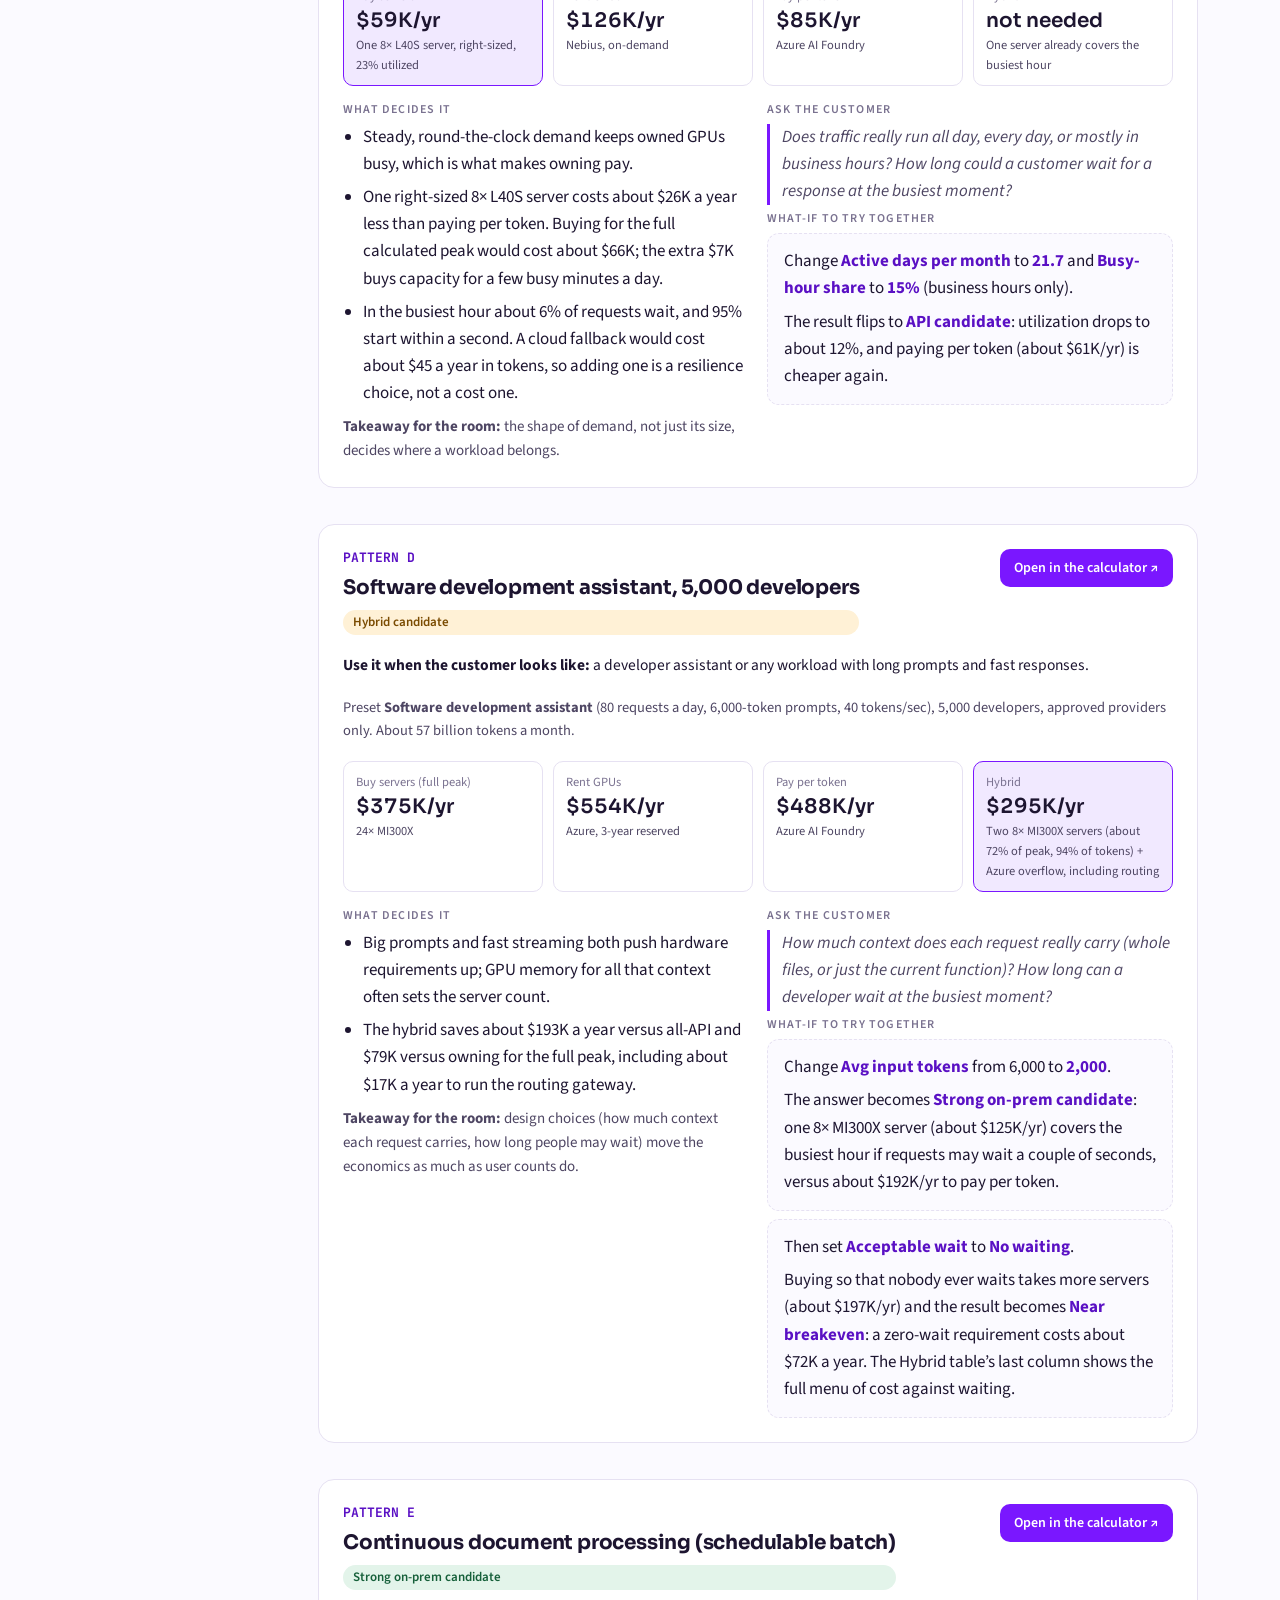
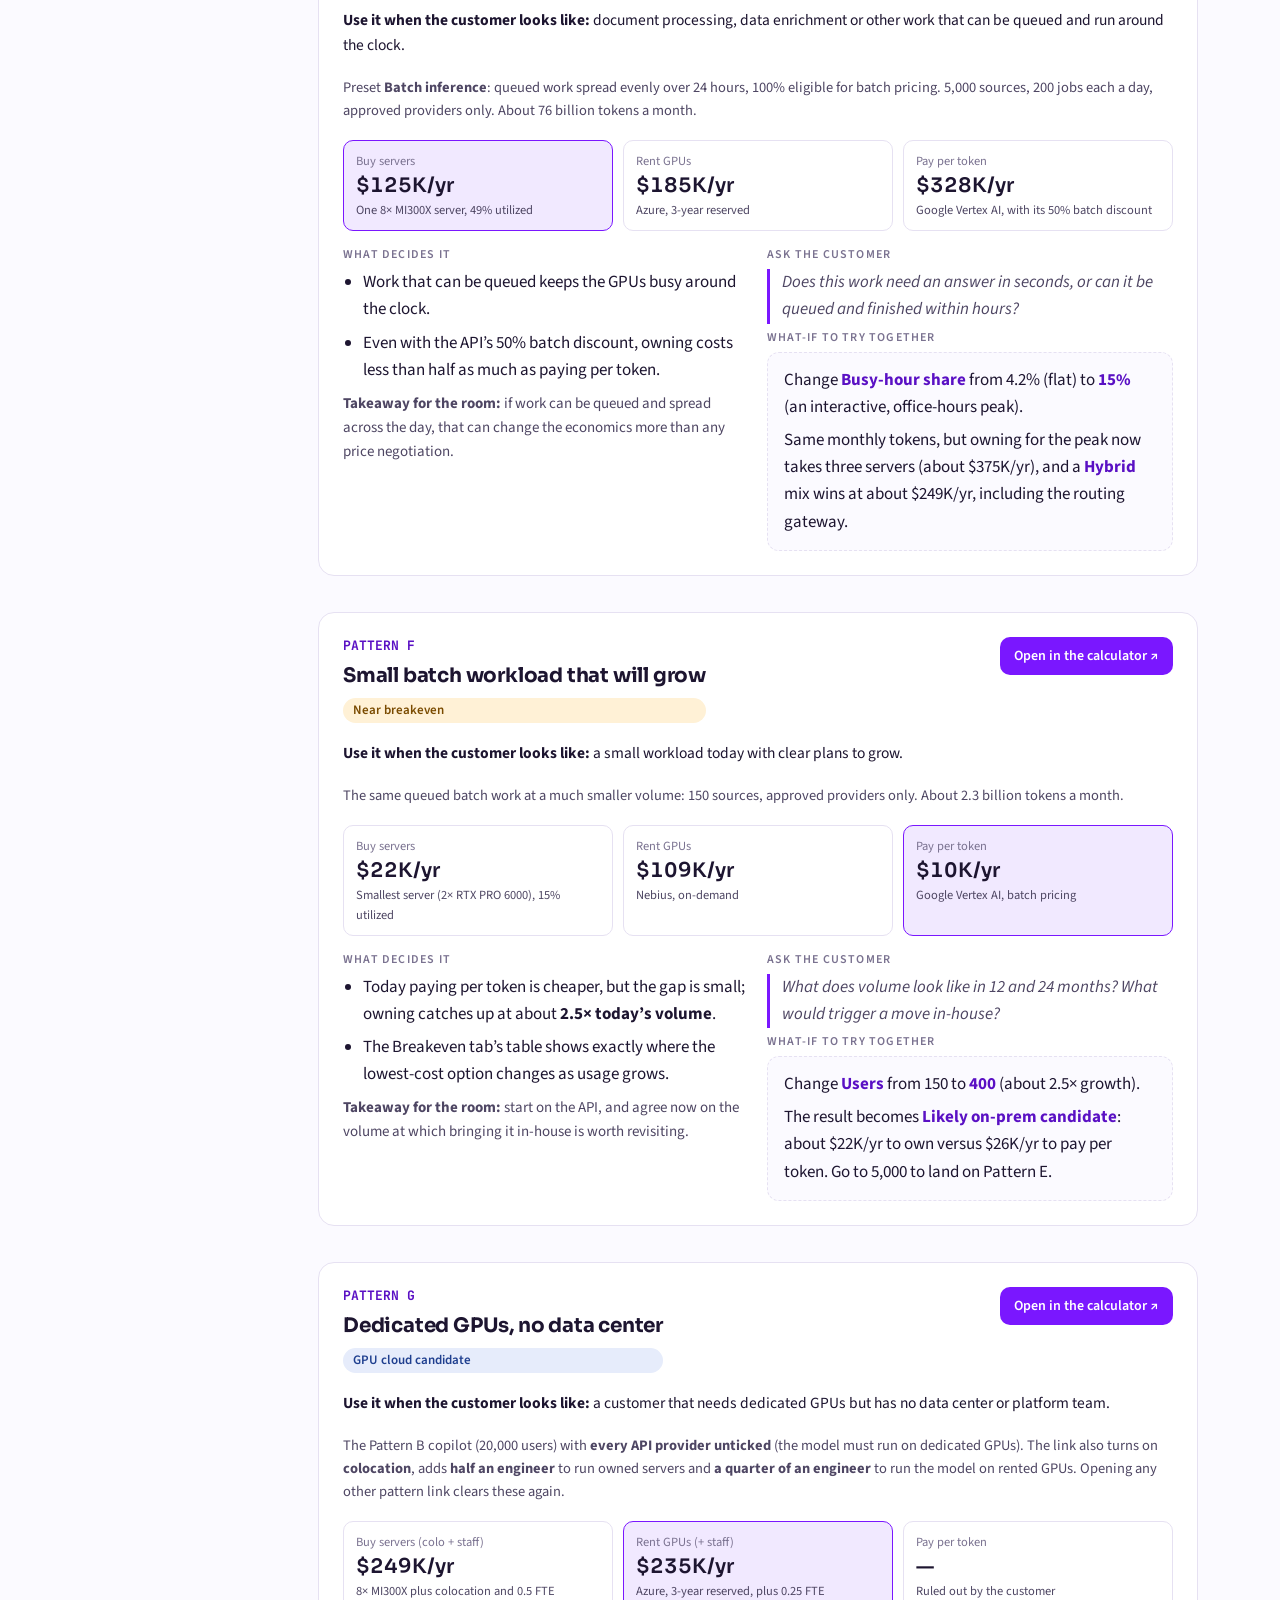
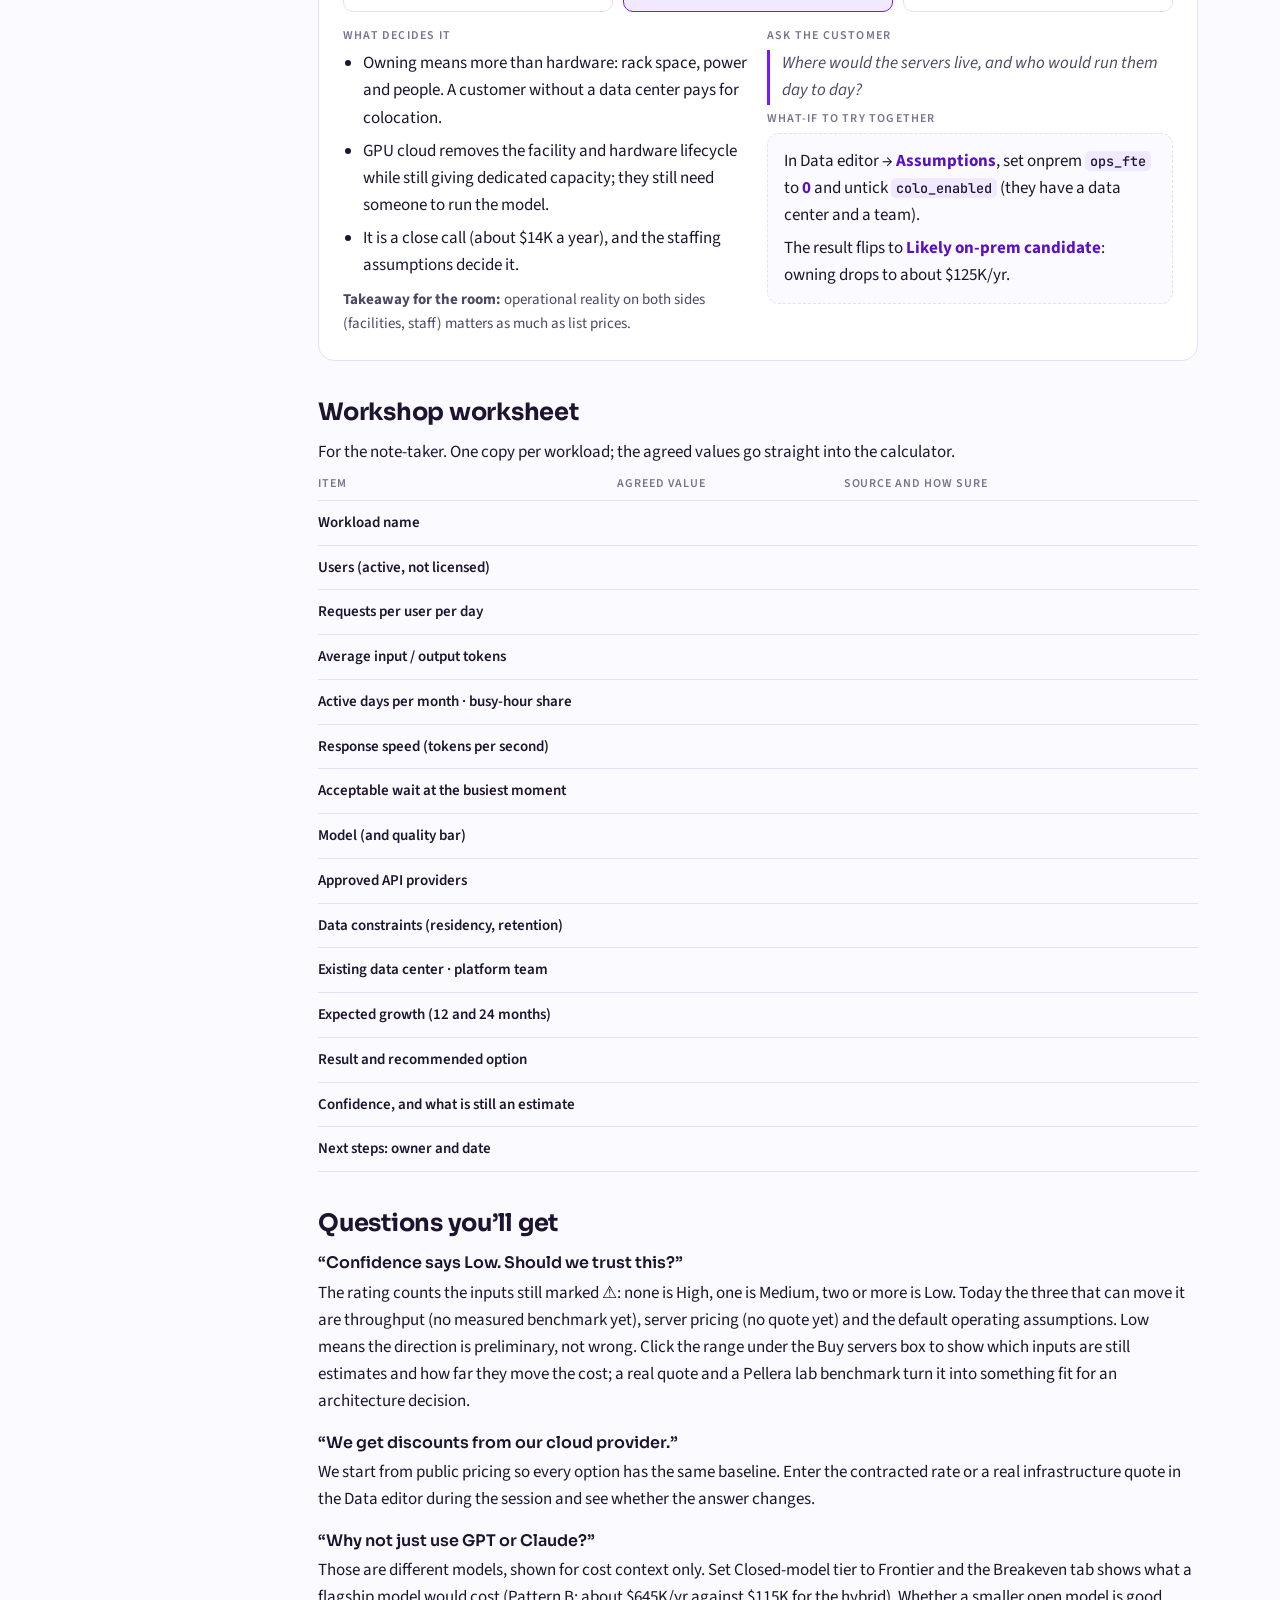
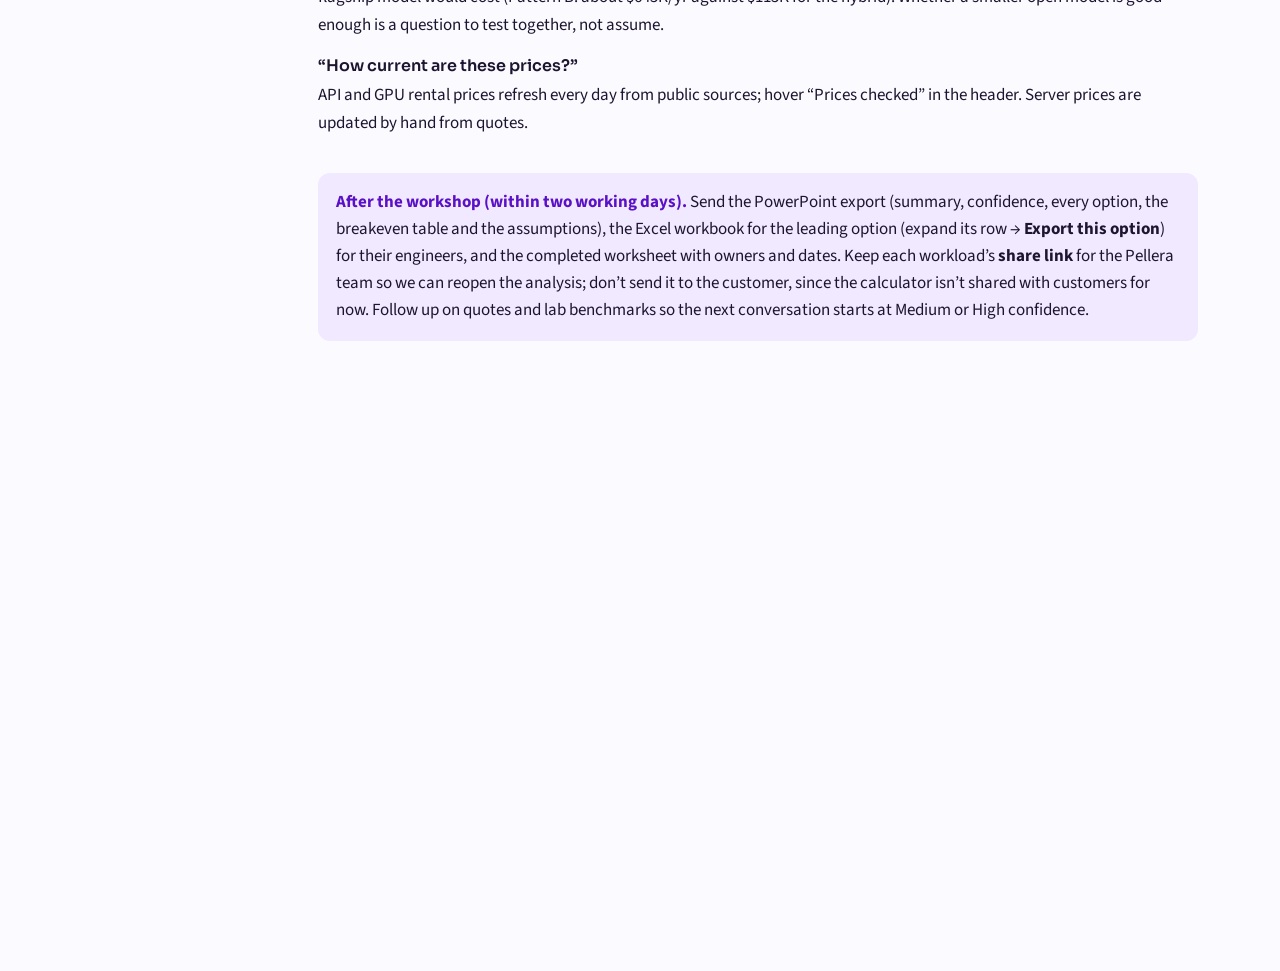
<file: docs/workshop-playbook.html>
<!doctype html>
<html lang="en">
<head>
<meta charset="utf-8">
<meta name="viewport" content="width=device-width, initial-scale=1">
<meta name="robots" content="noindex, nofollow">
<link rel="icon" href="../assets/favicon-playbook.png">
<title>Workshop playbook: Inference Economics Calculator</title>
<link rel="preconnect" href="https://fonts.googleapis.com">
<link rel="stylesheet" href="https://fonts.googleapis.com/css2?family=Sora:wght@500;600;700&family=Source+Sans+3:ital,wght@0,400;0,600;1,400&family=JetBrains+Mono:wght@500&display=swap">
<style>
/* Layout: one reading column; a scenario index up top, then one "card" per customer story with a verdict chip, the numbers, the talk track and the live lever. */
:root {
  --bg: #fbfaff; --surface: #ffffff; --ink: #1d1530; --ink-2: #4e4663; --muted: #7a7290; --line: #e6e1f2;
  --accent: #7a17ff; --accent-soft: #f1e9ff; --accent-ink: #5a10c4;
  --good-bg: #e3f4ea; --good-ink: #16603a; --mid-bg: #fff1d6; --mid-ink: #7a4b00; --cool-bg: #e6ecfb; --cool-ink: #1f3f8f;
  --display: "Sora", "Segoe UI", system-ui, sans-serif; --body: "Source Sans 3", "Segoe UI", system-ui, sans-serif; --mono: "JetBrains Mono", ui-monospace, Consolas, monospace;
}
@media (prefers-color-scheme: dark) { :root:not([data-theme="light"]) {
  --bg: #13101c; --surface: #1b1727; --ink: #eee9fa; --ink-2: #c2bad6; --muted: #958caa; --line: #2f2842;
  --accent: #b18cff; --accent-soft: #2a2140; --accent-ink: #cdb4ff;
  --good-bg: #173427; --good-ink: #8fe0b1; --mid-bg: #3a2c12; --mid-ink: #f3c979; --cool-bg: #1d2a4a; --cool-ink: #a9c1ff; color-scheme: dark; } }
:root[data-theme="dark"] {
  --bg: #13101c; --surface: #1b1727; --ink: #eee9fa; --ink-2: #c2bad6; --muted: #958caa; --line: #2f2842;
  --accent: #b18cff; --accent-soft: #2a2140; --accent-ink: #cdb4ff;
  --good-bg: #173427; --good-ink: #8fe0b1; --mid-bg: #3a2c12; --mid-ink: #f3c979; --cool-bg: #1d2a4a; --cool-ink: #a9c1ff; color-scheme: dark; }
* { box-sizing: border-box; }
body { background: var(--bg); color: var(--ink); font: 17px/1.6 var(--body); margin: 0; }
.wrap { max-width: 880px; margin: 0 auto; padding-inline: 20px; padding-block: 40px 80px; display: flex; flex-direction: column; gap: 36px; }
h1, h2, h3 { font-family: var(--display); text-wrap: balance; margin: 0; letter-spacing: -0.01em; }
h1 { font-size: clamp(30px, 5vw, 42px); line-height: 1.12; }
h2 { font-size: 24px; line-height: 1.25; }
h3 { font-size: 18px; }
p { margin: 0; }
a { color: var(--accent-ink); }
.eyebrow { font: 600 12px/1 var(--body); text-transform: uppercase; letter-spacing: .12em; color: var(--accent-ink); }
.lede { font-size: 19px; color: var(--ink-2); max-width: 64ch; }
.stack { display: flex; flex-direction: column; gap: 12px; }
.muted { color: var(--muted); }
.small { font-size: 14.5px; }
.note { background: var(--accent-soft); border-radius: 12px; padding: 16px 18px; display: flex; flex-direction: column; gap: 8px; }
.note strong { color: var(--accent-ink); }
ul, ol { margin: 0; padding-left: 1.2em; display: flex; flex-direction: column; gap: 6px; }

/* index */
.index { width: 100%; border-collapse: collapse; font-size: 15.5px; }
.index th { text-align: left; font: 600 12px/1 var(--body); text-transform: uppercase; letter-spacing: .08em; color: var(--muted); padding: 0 10px 10px 0; border-bottom: 1px solid var(--line); }
.index td { padding: 11px 10px 11px 0; border-bottom: 1px solid var(--line); vertical-align: top; }
.index td:first-child { font: 600 15px var(--mono); color: var(--accent-ink); width: 2.2em; }
.index a { text-decoration: none; }
.index a:hover { text-decoration: underline; }
.tablewrap { overflow-x: auto; }

.chip { display: inline-block; font: 600 13px/1 var(--body); padding: 6px 10px; border-radius: 999px; white-space: nowrap; }
.good { background: var(--good-bg); color: var(--good-ink); }
.mid { background: var(--mid-bg); color: var(--mid-ink); }
.cool { background: var(--cool-bg); color: var(--cool-ink); }

/* scenario cards */
.scn { background: var(--surface); border: 1px solid var(--line); border-radius: 16px; padding: 24px; display: flex; flex-direction: column; gap: 18px; scroll-margin-top: 16px; }
.scn-head { display: flex; flex-wrap: wrap; gap: 12px 16px; align-items: flex-start; justify-content: space-between; }
.scn-head > div { min-width: 0; display: flex; flex-direction: column; gap: 6px; }
.letter { font: 700 13px var(--mono); color: var(--accent-ink); }
.nums { display: grid; grid-template-columns: repeat(auto-fit, minmax(150px, 1fr)); gap: 10px; }
.num { border: 1px solid var(--line); border-radius: 10px; padding: 10px 12px; display: flex; flex-direction: column; gap: 2px; min-width: 0; }
.num.win { border-color: var(--accent); background: var(--accent-soft); }
.num .k { font-size: 12.5px; color: var(--muted); }
.num .v { font: 600 20px var(--display); font-variant-numeric: tabular-nums; }
.num .s { font-size: 12.5px; color: var(--ink-2); }
.cols { display: grid; grid-template-columns: 1fr 1fr; gap: 18px; }
.cols > div { min-width: 0; display: flex; flex-direction: column; gap: 8px; }
.label { font: 600 12px/1 var(--body); text-transform: uppercase; letter-spacing: .1em; color: var(--muted); }
.say { border-left: 3px solid var(--accent); padding-left: 14px; font-style: italic; color: var(--ink-2); }
.lever { background: var(--bg); border: 1px dashed var(--line); border-radius: 12px; padding: 14px 16px; display: flex; flex-direction: column; gap: 6px; }
.lever b { color: var(--accent-ink); }
.open { display: inline-flex; align-items: center; gap: 6px; background: var(--accent); color: #fff; text-decoration: none; font: 600 14px var(--body); padding: 9px 14px; border-radius: 10px; white-space: nowrap; }
:root[data-theme="dark"] .open { color: #1a1030; }
@media (prefers-color-scheme: dark) { :root:not([data-theme="light"]) .open { color: #1a1030; } }
.open:focus-visible, .index a:focus-visible { outline: 3px solid var(--accent); outline-offset: 2px; }
.setup { font-size: 14.5px; color: var(--ink-2); }
code { font: 500 13.5px var(--mono); background: var(--accent-soft); padding: 1px 5px; border-radius: 5px; }
.qa { display: grid; grid-template-columns: 1fr; gap: 14px; }
.qa div { display: flex; flex-direction: column; gap: 4px; }
.qa b { font-family: var(--display); font-weight: 600; font-size: 16px; }
@media (max-width: 640px) { .cols { grid-template-columns: 1fr; } .scn { padding: 18px; } body { font-size: 16px; } }

/* workshop additions */
.mbar { display: none; }
@media (max-width: 900px) {
  .page > .side { display: none !important; }
  .mbar { display: flex; align-items: center; justify-content: space-between; gap: 12px; position: sticky; top: 0; z-index: 20; background: var(--surface); border-bottom: 1px solid var(--line); padding: 10px 16px; }
  .mbar-title { font: 700 16px var(--display); color: var(--accent-ink); text-decoration: none; white-space: nowrap; }
  .mmenu { position: static; }
  .mmenu summary { list-style: none; cursor: pointer; display: inline-flex; align-items: center; gap: 6px; max-width: 52vw; padding: 7px 12px; border: 1px solid var(--line); border-radius: 999px; font: 600 14px var(--body); color: var(--ink); background: var(--bg); }
  .mmenu summary::-webkit-details-marker { display: none; }
  .mmenu summary::after { content: ''; border: 4px solid transparent; border-top: 5px solid currentColor; transform: translateY(3px); flex: none; }
  .mnow { overflow: hidden; text-overflow: ellipsis; white-space: nowrap; }
  .mico { width: 14px; height: 10px; border-top: 2px solid currentColor; border-bottom: 2px solid currentColor; position: relative; flex: none; }
  .mico::after { content: ''; position: absolute; left: 0; right: 0; top: 2px; border-top: 2px solid currentColor; }
  .mmenu[open] summary { border-color: var(--accent); color: var(--accent-ink); }
  .mlist { position: absolute; left: 0; right: 0; top: 100%; background: var(--surface); border-bottom: 1px solid var(--line); box-shadow: 0 12px 24px rgba(0,0,0,.12); max-height: 70vh; overflow-y: auto; padding: 8px 16px 14px; display: flex; flex-direction: column; gap: 10px; }
  .mgrp { display: flex; flex-direction: column; }
  .mgrp h4 { margin: 6px 0 4px; font: 600 11.5px/1 var(--body); text-transform: uppercase; letter-spacing: .1em; color: var(--muted); }
  .mgrp a { padding: 9px 10px; border-radius: 8px; color: var(--ink); text-decoration: none; font-size: 16px; }
  .mgrp a.active { background: var(--accent-soft); color: var(--accent-ink); font-weight: 600; }
  section, .scn, .block { scroll-margin-top: 64px; }
}
.page { max-width: 1200px; margin: 0 auto; display: grid; grid-template-columns: 230px minmax(0, 1fr); gap: 28px; padding-inline: 20px; }
.page > .wrap { max-width: 880px; margin: 0; padding-inline: 0; padding-bottom: 70vh; } /* room for the last sections to reach the top */
.side { position: sticky; top: 0; align-self: start; max-height: 100vh; overflow-y: auto; padding: 40px 6px 40px 0; display: flex; flex-direction: column; gap: 14px; font-size: 14.5px; }
.side a.side-title { font: 700 15px var(--display); color: var(--accent-ink); border-left: 0; padding: 0 0 4px; background: none; }
.side a.side-title:hover { text-decoration: underline; }
.side .grp { display: flex; flex-direction: column; gap: 2px; }
.side h4 { margin: 0 0 4px; font: 600 11.5px/1 var(--body); text-transform: uppercase; letter-spacing: .1em; color: var(--muted); }
.side a { color: var(--ink-2); text-decoration: none; padding: 4px 10px; border-left: 2px solid var(--line); line-height: 1.35; }
.side a:hover { color: var(--accent-ink); border-left-color: var(--accent); }
.side a.active { color: var(--accent-ink); font-weight: 600; border-left-color: var(--accent); background: var(--accent-soft); }
.pick td:nth-child(2) { font: 700 15px var(--mono); width: 3em; }
.pick td:first-child { font: 600 15px/1.45 var(--body); color: var(--ink); width: 42%; }
.pick td { font-size: 15px; }
section, .scn, .block { scroll-margin-top: 16px; }
@media (max-width: 900px) { .page { grid-template-columns: 1fr; } .side { position: static; max-height: none; padding: 24px 0 0; flex-direction: row; flex-wrap: wrap; gap: 6px 18px; } .side .grp { flex-direction: row; flex-wrap: wrap; gap: 4px 6px; } .side h4 { width: 100%; } .side a { border-left: 0; padding: 2px 6px; } }
@media print { .side { display: none; } .page { display: block; } }
.two { display: grid; grid-template-columns: 1fr 1fr; gap: 18px; }
.two > div { display: flex; flex-direction: column; gap: 8px; min-width: 0; }
.block { border-left: 3px solid var(--accent); padding-left: 18px; scroll-margin-top: 16px; }
.block h2 { display: flex; align-items: baseline; gap: 10px; flex-wrap: wrap; }
.bn { display: inline-grid; place-items: center; width: 30px; height: 30px; border-radius: 50%; background: var(--accent); color: #fff; font: 700 15px var(--display); flex: none; transform: translateY(-2px); }
.t { font: 600 13px var(--body); color: var(--muted); }
.capture { background: var(--surface); border: 1px dashed var(--line); border-radius: 10px; padding: 10px 14px; font-size: 15px; }
.ask { font-style: italic; color: var(--ink-2); border-left: 3px solid var(--accent); padding-left: 12px; }
.fits { font-size: 15.5px; }
.take { font-size: 15px; color: var(--ink-2); }
.agenda td:first-child, .agenda th:first-child { width: 6.5em; font: 600 14px var(--mono); }
.levers td:first-child, .sheet td:first-child { font: 600 15px/1.45 var(--body); color: var(--ink); }
.levers td:first-child { width: 32%; }
.levers td, .sheet td { font-size: 15px; }
.sheet td:first-child { width: 34%; font-weight: 600; }
.sheet td { height: 34px; }
.scn h3 { font-size: 20px; }
@media (max-width: 640px) { .two { grid-template-columns: 1fr; } }
@media print { .open { display: none; } .scn, .block { break-inside: avoid; } body { background: #fff; } }
</style>

</head>
<body>
<div class="mbar"><a class="mbar-title" href="#top">Workshop playbook</a><details class="mmenu"><summary aria-label="Contents"><span class="mico" aria-hidden="true"></span><span class="mnow">Contents</span></summary><div class="mlist"><div class="mgrp"><h4>Plan</h4><a href="#outcomes">What they leave with</a><a href="#room">Who’s in the room</a><a href="#before">Before the workshop</a><a href="#agenda">Agenda</a></div><div class="mgrp"><h4>Run the session</h4><a href="#blk1">1 · Frame the decision</a><a href="#blk2">2 · Calibrate</a><a href="#blk3">3 · Build their workload</a><a href="#blk4">4 · Stress-test</a><a href="#blk5">5 · Read the result</a><a href="#blk6">6 · Next steps</a></div><div class="mgrp"><h4>Reference patterns</h4><a href="#using-patterns">When and how to use them</a><a href="#a">A · Pilot</a><a href="#b">B · Approved providers</a><a href="#c">C · 24/7 contact center</a><a href="#d">D · Developer assistant</a><a href="#e">E · Queued documents</a><a href="#f">F · Small, growing</a><a href="#g">G · No data center</a></div><div class="mgrp"><h4>Tools</h4><a href="#worksheet">Worksheet</a><a href="#questions">Questions you’ll get</a><a href="#after">After the workshop</a></div></div></details></div>
<div class="page" id="top">
<nav class="side" aria-label="Playbook sections">
  <a class="side-title" href="#top" title="Back to the top">Workshop playbook</a>
  <div class="grp"><h4>Plan</h4><a href="#outcomes">What they leave with</a><a href="#room">Who’s in the room</a><a href="#before">Before the workshop</a><a href="#agenda">Agenda</a></div>
  <div class="grp"><h4>Run the session</h4><a href="#blk1">1 · Frame the decision</a><a href="#blk2">2 · Calibrate</a><a href="#blk3">3 · Build their workload</a><a href="#blk4">4 · Stress-test</a><a href="#blk5">5 · Read the result</a><a href="#blk6">6 · Next steps</a></div>
  <div class="grp"><h4>Reference patterns</h4><a href="#using-patterns">When and how to use them</a><a href="#a">A · Pilot</a><a href="#b">B · Approved providers</a><a href="#c">C · 24/7 contact center</a><a href="#d">D · Developer assistant</a><a href="#e">E · Queued documents</a><a href="#f">F · Small, growing</a><a href="#g">G · No data center</a></div>
  <div class="grp"><h4>Tools</h4><a href="#worksheet">Worksheet</a><a href="#questions">Questions you’ll get</a><a href="#after">After the workshop</a></div>
</nav>
<div class="wrap">

<header class="stack">
  <span class="eyebrow">AI Inference Economics Calculator · Pellera AI team</span>
  <h1>Workshop playbook: where should your AI workloads run?</h1>
  <p class="lede">A facilitator’s guide for a 90-minute working session with a customer. Together we describe their workload in the calculator, test the constraints that matter to them, and leave with a shared view of the economics: buy servers, rent GPUs, pay per token, or a mix, and what would change the answer.</p>
</header>

<section class="note">
  <p><strong>This is a workshop, not a demo.</strong> The customer’s numbers drive the session, not ours. The calculator is the shared whiteboard: we fill it in with them, change it with them and read it with them. Pellera isn’t trying to prove that on-prem wins; we’re working out where each workload belongs. The result is an economic view under stated assumptions, not a quote and not an architecture decision on its own: security, model quality, latency, data residency, resiliency and operations can override cost.</p>
  <p class="small">Figures in the reference patterns were taken from the live calculator on October 3, 2026. API and GPU rental prices refresh daily, so dollar figures drift; the calculator re-checks every pattern’s result each day and flags any that change. Server prices are placeholders until we have quotes, which is why every pattern shows <em>Confidence: Low</em>.</p>
</section>

<section class="stack" id="outcomes">
  <h2>What the customer leaves with</h2>
  <ol>
    <li><b>A written model of their workload</b>: users, usage, speed, peak and constraints, agreed by the people who own them.</li>
    <li><b>The economic answer for that workload</b>, with the cost of every option side by side and a confidence rating.</li>
    <li><b>What would change the answer</b>: the two or three assumptions or constraints that decide it.</li>
    <li><b>Next steps with owners</b>: usually vendor quotes, a benchmark in the Pellera lab, or a pilot.</li>
  </ol>
</section>

<section class="stack" id="room">
  <h2>Who should be in the room</h2>
  <div class="two">
    <div><span class="label">Customer</span>
      <ul><li>Application or product owner (who uses it and how)</li><li>Infrastructure or platform lead (where it would run)</li><li>Security or compliance (which providers and data rules apply)</li><li>Finance or procurement, for the last 20 minutes if possible</li></ul></div>
    <div><span class="label">Pellera</span>
      <ul><li><b>Facilitator</b>: runs the conversation and keeps time</li><li><b>Architect</b>: drives the calculator and explains the math</li><li><b>Note-taker</b>: fills in the worksheet below</li></ul></div>
  </div>
</section>

<section class="stack" id="before">
  <h2>Before the workshop</h2>
  <ol>
    <li><b>Send the discovery questions a week ahead.</b> In the calculator, open the <b>Input guide</b> and use <b>Copy questions</b>. Ask for real numbers where they exist: pilot usage, logs, licence counts, the approved-provider list, data rules.</li>
    <li><b>Pick one reference pattern</b> close to their situation (see below) and open it once to know today’s figures.</li>
    <li><b>Start clean.</b> Click <b>New analysis</b> and tick “clear my Data editor changes”, so a previous customer’s prices or exclusions don’t carry over.</li>
    <li><b>Check the header.</b> “Prices checked today” should be green. If it mentions an example to review, a pattern’s result has changed; check it first.</li>
    <li><b>Bring quotes if you have them.</b> A real server quote or the customer’s contracted cloud rate can be entered in the Data editor during the session.</li>
  </ol>
</section>

<section class="stack" id="agenda">
  <h2>Agenda (90 minutes)</h2>
  <div class="tablewrap"><table class="index agenda">
    <thead><tr><th>Time</th><th>Block</th><th>Goal</th></tr></thead>
    <tbody><tr><td>0–10 min</td><td><a href="#blk1">Frame the decision</a></td><td>Agree what is being decided and how it will be judged.</td></tr><tr><td>10–20</td><td><a href="#blk2">Calibrate with a reference pattern</a></td><td>Load the one pattern closest to them and show how the answer moves.</td></tr><tr><td>20–50</td><td><a href="#blk3">Build their workload</a></td><td>Fill in their numbers live with the Input guide questions.</td></tr><tr><td>50–70</td><td><a href="#blk4">Stress-test the answer</a></td><td>Change the constraints and what-ifs that matter to them.</td></tr><tr><td>70–85</td><td><a href="#blk5">Read the result together</a></td><td>Recommendation, range, confidence and what is still an estimate.</td></tr><tr><td>85–90</td><td><a href="#blk6">Agree next steps</a></td><td>Owners, dates and what Pellera sends afterwards.</td></tr></tbody>
  </table></div>
  <p class="small muted">For a 60-minute session, shorten blocks 2 and 4 to five minutes each. For a deeper session, run blocks 3 to 5 once per workload.</p>
</section>

<section class="stack block" id="blk1">
  <h2><span class="bn">1</span> Frame the decision <span class="t">10 min</span></h2>
  <p><b>Ask:</b> “Which AI workloads are you deciding about, and what would a good decision look like a year from now?”</p>
  <p>Lay out the four ways to run a model: <b>buy servers</b>, <b>rent GPUs</b> in a cloud, <b>pay per token</b> to an API provider, or a <b>hybrid</b> of owned servers plus an API for the overflow. The honest answer depends on how many people use it, how much text goes in and out, how fast it must be, how busy the peak is, and who they are allowed to buy from.</p>
  <p class="capture"><b>Capture:</b> the workloads in scope, and the decision criteria (cost, control, data residency, speed to start).</p>
</section>

<section class="stack block" id="blk2">
  <h2><span class="bn">2</span> Calibrate with a reference pattern <span class="t">10 min</span></h2>
  <p>Open the one pattern closest to them (see <a href="#using-patterns">Using the reference patterns</a> for which to pick, or <b>Examples ▾</b> in the calculator). Show the Analysis summary, then pull its what-if so the room sees the answer move.</p>
  <p><b>Ask:</b> “Which parts of this look like you, and which don’t?” Their answer is the bridge into block 3.</p>
</section>

<section class="stack block" id="blk3">
  <h2><span class="bn">3</span> Build their workload <span class="t">30 min</span></h2>
  <p>Click <b>New analysis</b> and name the scenario after their workload. Work through the inputs in order, using each input’s <b>?</b> help and the <b>Input guide</b> for the question to ask and typical values. Let the customer give the numbers; where they don’t know, agree a range and start in the middle.</p>
  <ul>
    <li><b>Users</b>: active users, not licences.</li>
    <li><b>Requests per user per day</b>: count model calls, not clicks (agents and search often make several calls per action).</li>
    <li><b>Input and output size</b>: how much text goes in (including documents and history) and comes out.</li>
    <li><b>When it runs</b>: active days per month and the busy-hour share.</li>
    <li><b>Model</b>: the model they would actually use, and whether a smaller one is good enough (a question to test, not assume).</li>
  </ul>
  <p class="capture"><b>Capture:</b> every input on the worksheet, with who supplied it and how sure they are.</p>
</section>

<section class="stack block" id="blk4">
  <h2><span class="bn">4</span> Stress-test the answer <span class="t">20 min</span></h2>
  <p>Now change what matters to them. Each question below maps to a setting; change it live and read the summary again. Two or three of these usually decide the answer.</p>
  <div class="tablewrap"><table class="index levers">
    <thead><tr><th>Ask</th><th>Where in the calculator</th><th>What it usually does</th></tr></thead>
    <tbody><tr><td>Which AI providers are you allowed to buy from?</td><td>Advanced settings → API providers to compare (OpenRouter is off by default)</td><td>Narrowing to enterprise providers often raises the per-token price several-fold and makes owning or a hybrid pay.</td></tr><tr><td>How long can someone wait for a response at the busiest moment?</td><td>Advanced settings → Sizing → Acceptable wait</td><td>Allowing a few seconds can let one smaller server cover the busiest hour; “no waiting” buys servers for the busiest minutes.</td></tr><tr><td>Does it run in business hours or around the clock?</td><td>Active days per month · Busy-hour share</td><td>Round-the-clock use keeps owned GPUs busy; office-hours use leaves them idle most of the week.</td></tr><tr><td>Can any of the work be queued?</td><td>API batch share · Busy-hour share</td><td>Queued work flattens the peak and earns batch discounts on APIs; both change the answer.</td></tr><tr><td>How much context does each request carry?</td><td>Avg input tokens</td><td>Long prompts drive GPU memory and server count.</td></tr><tr><td>How fast must answers stream?</td><td>Target output tok/s per request</td><td>Faster streaming means fewer requests per GPU.</td></tr><tr><td>How will usage grow?</td><td>Breakeven tab (table by usage level)</td><td>Shows the volume at which the lowest-cost option changes.</td></tr><tr><td>Where would servers live, and who runs them?</td><td>Data editor → Assumptions (colocation, operations staff)</td><td>Colocation and staffing can tip the result toward renting GPUs.</td></tr><tr><td>Must data stay on infrastructure you control?</td><td>Untick every API provider</td><td>Leaves owning or renting dedicated GPUs as the only options.</td></tr></tbody>
  </table></div>
  <p class="capture"><b>Capture:</b> which constraints are firm, and which what-ifs changed the answer.</p>
</section>

<section class="stack block" id="blk5">
  <h2><span class="bn">5</span> Read the result together <span class="t">15 min</span></h2>
  <ul>
    <li><b>The Recommended box</b>: the lowest-cost option; its big number matches that option’s row in the tables.</li>
    <li><b>Click a box</b> to open the row behind it and highlight the cost lines that add up to it; <b>↑ Back to summary</b> returns.</li>
    <li><b>Click the range</b> (the small circled i) to show what is still an estimate (the speed estimate and power load) and how far it could move the cost. Placeholder server prices are not varied: they are used as entered and flagged ⚠ until replaced with a quote.</li>
    <li><b>Confidence</b>: High means nothing marked ⚠, Medium one, Low two or more. Name what would raise it: a quote, a lab benchmark, reviewed operating assumptions.</li>
    <li><b>The Breakeven tab</b>: the table shows the lowest-cost option at ¼× to 50× today’s usage, which turns “buy or not” into a planning conversation.</li>
  </ul>
  <p><b>Ask:</b> “Does this match your intuition? If not, which assumption feels wrong?”</p>
</section>

<section class="stack block" id="blk6">
  <h2><span class="bn">6</span> Agree next steps <span class="t">5 min</span></h2>
  <ul>
    <li>Which numbers still need confirming, and who owns each one.</li>
    <li>What would raise confidence: vendor quotes for the leading server option, a benchmark in the Pellera lab, the contracted cloud or API rate.</li>
    <li>Whether a pilot makes sense, and on which option.</li>
  </ul>
  <p class="capture"><b>Capture:</b> owners and dates on the worksheet.</p>
</section>

<section class="stack" id="using-patterns">
  <h2>Using the reference patterns</h2>
  <p>The seven patterns below are worked examples of realistic situations, each landing on a different result. In a workshop they are a <b>calibration tool, not the content</b>: they show the room how the answer moves, so the customer trusts it when we build their own numbers. Most workshops use one, occasionally two.</p>
  <div class="two">
    <div><span class="label">When to use one</span>
      <ul>
        <li><b>Block 2, to calibrate</b> (5–10 minutes): after the customer has said what they are deciding, before we enter their numbers.</li>
        <li><b>Block 4, to make a constraint concrete</b>: when they can’t yet put a number on something, show its effect on a pattern (“here is what limiting providers did for a similar rollout”).</li>
        <li><b>When the customer has no data yet</b>: start from the nearest pattern and adjust its inputs together instead of a blank form.</li>
        <li><b>Internal practice</b>: run all seven before your first workshop to learn how each lever behaves.</li>
      </ul></div>
    <div><span class="label">When not to</span>
      <ul>
        <li>Don’t open with a pattern before the customer has framed their own decision.</li>
        <li>Don’t walk through more than two; it turns the workshop back into a demo.</li>
        <li>Never present a pattern’s numbers as the customer’s answer. They are illustrative; their own scenario replaces them.</li>
      </ul></div>
  </div>
  <h3>Which one to pick</h3>
  <div class="tablewrap"><table class="index pick">
    <thead><tr><th>If the customer is…</th><th>Use</th><th>Why it helps</th></tr></thead>
    <tbody>
      <tr><td>Running a pilot or proof of concept</td><td><a href="#a">A</a></td><td>Shows why buying hardware too early rarely pays, and when to revisit.</td></tr>
      <tr><td>Rolling out company-wide with procurement or security limits on providers</td><td><a href="#b">B</a></td><td>Shows how their buying rules, not just usage, change the answer.</td></tr>
      <tr><td>Running a customer-facing service all day, every day</td><td><a href="#c">C</a></td><td>Steady demand is what makes owning pay; introduces right-sizing and acceptable wait.</td></tr>
      <tr><td>Building developer tools, agents or long-document workloads</td><td><a href="#d">D</a></td><td>Context size and response speed drive hardware; shows the hybrid and the cost of zero waiting.</td></tr>
      <tr><td>Processing documents or data that can be queued</td><td><a href="#e">E</a></td><td>The clearest case for owning; shows how flattening the peak changes everything.</td></tr>
      <tr><td>Small today with growth plans</td><td><a href="#f">F</a></td><td>Turns “buy or not” into “at what volume”, using the Breakeven table.</td></tr>
      <tr><td>Needing dedicated GPUs but without a data center or platform team</td><td><a href="#g">G</a></td><td>Shows facilities and staffing tipping the answer toward renting GPUs.</td></tr>
    </tbody>
  </table></div>
  <h3>How to run one (five minutes)</h3>
  <ol>
    <li>Open it with <b>Open in the calculator</b> (or <b>Examples ▾</b>). The note above the summary says what drives the result.</li>
    <li>Read the Analysis summary aloud: the Recommended box and the one-line why.</li>
    <li>Pull its one what-if (the setting names in the <b>Try</b> line are links to the field) and let the room watch the answer change.</li>
    <li>Ask “what’s different about you?”, then click <b>New analysis</b> and build their workload.</li>
  </ol>
</section>

<section class="stack" id="patterns">
  <h2>Reference patterns</h2>
  <p>Each pattern: when it fits, the figures from the calculator, what decides the result, a question to ask, and a what-if to try together.</p>
  <div class="tablewrap">
  <table class="index">
    <thead><tr><th></th><th>Situation</th><th>Economic result</th><th>What decides it</th></tr></thead>
    <tbody>
      <tr><td>A</td><td><a href="#a">Pilot: employee copilot, 500 users</a></td><td><span class="chip cool">API candidate</span></td><td>Owned GPUs would be about 3% busy</td></tr>
      <tr><td>B</td><td><a href="#b">Company-wide copilot, approved API providers only</a></td><td><span class="chip mid">Hybrid candidate</span></td><td>Which providers they can buy from</td></tr>
      <tr><td>C</td><td><a href="#c">24/7 contact center, 2,000 agents</a></td><td><span class="chip good">Strong on-prem candidate</span></td><td>Round-the-clock traffic keeps one right-sized server busy</td></tr>
      <tr><td>D</td><td><a href="#d">Software development assistant, 5,000 developers</a></td><td><span class="chip mid">Hybrid candidate</span></td><td>Long prompts and fast responses</td></tr>
      <tr><td>E</td><td><a href="#e">Continuous document processing (schedulable batch)</a></td><td><span class="chip good">Strong on-prem candidate</span></td><td>Queued work spread over 24 hours</td></tr>
      <tr><td>F</td><td><a href="#f">Small batch workload that will grow</a></td><td><span class="chip mid">Near breakeven</span></td><td>Owning pays off at about 2.5× today’s volume</td></tr>
      <tr><td>G</td><td><a href="#g">Dedicated GPUs, no data center</a></td><td><span class="chip cool">GPU cloud candidate</span></td><td>Colocation and operations staffing</td></tr>
    </tbody>
  </table>
  </div>
</section>

<article class="scn" id="a">
  <div class="scn-head">
    <div><span class="letter">PATTERN A</span><h3>Pilot: employee copilot, 500 users</h3><span class="chip cool">API candidate</span></div>
    <a class="open" href="https://mgmlab.github.io/token-calculator/#z=[base64]" target="_blank" rel="noopener">Open in the calculator ↗</a>
  </div>
  <p class="fits"><b>Use it when the customer looks like:</b> an early pilot or proof of concept, a few hundred users, office hours.</p>
  <p class="setup">Preset <b>Employee copilot</b>, 500 users, all API providers (OpenRouter ticked on), Llama 3.3 70B, 3-year term. About 412 million tokens a month.</p>
  <div class="nums"><div class="num"><span class="k">Buy servers</span><span class="v">$22K/yr</span><span class="s">Smallest server (2× RTX PRO 6000), about 3% utilized</span></div><div class="num"><span class="k">Rent GPUs</span><span class="v">$109K/yr</span><span class="s">Nebius, on-demand</span></div><div class="num win"><span class="k">Pay per token</span><span class="v">$1K/yr</span><span class="s">OpenRouter, same model</span></div></div>
  <div class="cols">
    <div><span class="label">What decides it</span>
      <ul><li>Even the smallest server would sit idle about 97% of the time; owned hardware is paid for around the clock.</li><li>Open the math on the on-prem row: the utilization line is the whole story.</li><li>The Breakeven tab’s table shows paying per token staying cheaper at every usage level.</li></ul>
      <p class="take"><b>Takeaway for the room:</b> for a pilot, don’t buy anything; prove the use case on an API, and use the Breakeven table to see when that stops making sense.</p>
    </div>
    <div><span class="label">Ask the customer</span>
      <p class="ask">How many people will use this in a year if the pilot works, and when would you need to decide on infrastructure?</p>
      <span class="label">What-if to try together</span>
      <div class="lever"><p>Change <b>Users</b> to <b>20,000</b>.</p><p>Still <b>API candidate</b> (about $29K/yr vs $125K to own). Office-hours traffic keeps servers only about 11% busy.</p></div>
    </div>
  </div>
</article>
<article class="scn" id="b">
  <div class="scn-head">
    <div><span class="letter">PATTERN B</span><h3>Company-wide copilot, approved API providers only</h3><span class="chip mid">Hybrid candidate</span></div>
    <a class="open" href="https://mgmlab.github.io/token-calculator/#z=[base64]" target="_blank" rel="noopener">Open in the calculator ↗</a>
  </div>
  <p class="fits"><b>Use it when the customer looks like:</b> a company-wide rollout where security, legal or procurement limit which API providers can be used.</p>
  <p class="setup">The same copilot at 20,000 users, with <b>OpenRouter unticked</b> (the calculator’s default: it is a routed marketplace with no enterprise agreement), so only providers an enterprise would contract with are compared. About 16.5 billion tokens a month.</p>
  <div class="nums"><div class="num"><span class="k">Buy servers</span><span class="v">$125K/yr</span><span class="s">8× MI300X, 11% utilized</span></div><div class="num"><span class="k">Rent GPUs</span><span class="v">$185K/yr</span><span class="s">Azure, 3-year reserved</span></div><div class="num"><span class="k">Pay per token</span><span class="v">$141K/yr</span><span class="s">Azure AI Foundry</span></div><div class="num win"><span class="k">Hybrid</span><span class="v">$115K/yr</span><span class="s">One 8× RTX PRO 6000 server (about half the peak, 77% of tokens) + Azure overflow, including the routing gateway</span></div></div>
  <div class="cols">
    <div><span class="label">What decides it</span>
      <ul><li>Limiting the choice to approved providers raises the per-token price about five-fold, so owning part of the capacity starts to pay.</li><li>The Hybrid section shows one server for the steady daytime load and busy-hour overflow to Azure: about $26K a year less than all-API and $10K less than owning for the full peak, after about $17K a year to run the routing gateway.</li></ul>
      <p class="take"><b>Takeaway for the room:</b> the cheapest answer on paper may not be one they are allowed to buy; their constraints change the recommendation, and the calculator models them.</p>
    </div>
    <div><span class="label">Ask the customer</span>
      <p class="ask">Which AI providers are you allowed to buy from today, and is that list likely to grow?</p>
      <span class="label">What-if to try together</span>
      <div class="lever"><p>Tick <b>OpenRouter</b> back on.</p><p>The result flips to <b>API candidate</b> at about $29K/yr: what an unvetted routed provider would charge. Same workload, different buying rules, different answer.</p></div><div class="lever"><p>Set <b>Closed-model tier</b> to <b>Frontier</b> and open the Breakeven tab.</p><p>The closed-model line jumps from a budget model (about $83K/yr) to GPT-6 Sol at about <b>$645K/yr</b>: the answer to “why not just use GPT or Claude?”</p></div>
    </div>
  </div>
</article>
<article class="scn" id="c">
  <div class="scn-head">
    <div><span class="letter">PATTERN C</span><h3>24/7 contact center, 2,000 agents</h3><span class="chip good">Strong on-prem candidate</span></div>
    <a class="open" href="https://mgmlab.github.io/token-calculator/#z=[base64]" target="_blank" rel="noopener">Open in the calculator ↗</a>
  </div>
  <p class="fits"><b>Use it when the customer looks like:</b> a customer-facing service that runs every day and most hours (contact center, support, operations).</p>
  <p class="setup">Preset <b>Contact center AI</b>, 2,000 agents, 60 requests each a day, every day of the month, approved providers only. About 10 billion tokens a month.</p>
  <div class="nums"><div class="num win"><span class="k">Buy servers</span><span class="v">$59K/yr</span><span class="s">One 8× L40S server, right-sized, 23% utilized</span></div><div class="num"><span class="k">Rent GPUs</span><span class="v">$126K/yr</span><span class="s">Nebius, on-demand</span></div><div class="num"><span class="k">Pay per token</span><span class="v">$85K/yr</span><span class="s">Azure AI Foundry</span></div><div class="num"><span class="k">Hybrid</span><span class="v">not needed</span><span class="s">One server already covers the busiest hour</span></div></div>
  <div class="cols">
    <div><span class="label">What decides it</span>
      <ul><li>Steady, round-the-clock demand keeps owned GPUs busy, which is what makes owning pay.</li><li>One right-sized 8× L40S server costs about $26K a year less than paying per token. Buying for the full calculated peak would cost about $66K; the extra $7K buys capacity for a few busy minutes a day.</li><li>In the busiest hour about 6% of requests wait, and 95% start within a second. A cloud fallback would cost about $45 a year in tokens, so adding one is a resilience choice, not a cost one.</li></ul>
      <p class="take"><b>Takeaway for the room:</b> the shape of demand, not just its size, decides where a workload belongs.</p>
    </div>
    <div><span class="label">Ask the customer</span>
      <p class="ask">Does traffic really run all day, every day, or mostly in business hours? How long could a customer wait for a response at the busiest moment?</p>
      <span class="label">What-if to try together</span>
      <div class="lever"><p>Change <b>Active days per month</b> to <b>21.7</b> and <b>Busy-hour share</b> to <b>15%</b> (business hours only).</p><p>The result flips to <b>API candidate</b>: utilization drops to about 12%, and paying per token (about $61K/yr) is cheaper again.</p></div>
    </div>
  </div>
</article>
<article class="scn" id="d">
  <div class="scn-head">
    <div><span class="letter">PATTERN D</span><h3>Software development assistant, 5,000 developers</h3><span class="chip mid">Hybrid candidate</span></div>
    <a class="open" href="https://mgmlab.github.io/token-calculator/#z=[base64]" target="_blank" rel="noopener">Open in the calculator ↗</a>
  </div>
  <p class="fits"><b>Use it when the customer looks like:</b> a developer assistant or any workload with long prompts and fast responses.</p>
  <p class="setup">Preset <b>Software development assistant</b> (80 requests a day, 6,000-token prompts, 40 tokens/sec), 5,000 developers, approved providers only. About 57 billion tokens a month.</p>
  <div class="nums"><div class="num"><span class="k">Buy servers (full peak)</span><span class="v">$375K/yr</span><span class="s">24× MI300X</span></div><div class="num"><span class="k">Rent GPUs</span><span class="v">$554K/yr</span><span class="s">Azure, 3-year reserved</span></div><div class="num"><span class="k">Pay per token</span><span class="v">$488K/yr</span><span class="s">Azure AI Foundry</span></div><div class="num win"><span class="k">Hybrid</span><span class="v">$295K/yr</span><span class="s">Two 8× MI300X servers (about 72% of peak, 94% of tokens) + Azure overflow, including routing</span></div></div>
  <div class="cols">
    <div><span class="label">What decides it</span>
      <ul><li>Big prompts and fast streaming both push hardware requirements up; GPU memory for all that context often sets the server count.</li><li>The hybrid saves about $193K a year versus all-API and $79K versus owning for the full peak, including about $17K a year to run the routing gateway.</li></ul>
      <p class="take"><b>Takeaway for the room:</b> design choices (how much context each request carries, how long people may wait) move the economics as much as user counts do.</p>
    </div>
    <div><span class="label">Ask the customer</span>
      <p class="ask">How much context does each request really carry (whole files, or just the current function)? How long can a developer wait at the busiest moment?</p>
      <span class="label">What-if to try together</span>
      <div class="lever"><p>Change <b>Avg input tokens</b> from 6,000 to <b>2,000</b>.</p><p>The answer becomes <b>Strong on-prem candidate</b>: one 8× MI300X server (about $125K/yr) covers the busiest hour if requests may wait a couple of seconds, versus about $192K/yr to pay per token.</p></div><div class="lever"><p>Then set <b>Acceptable wait</b> to <b>No waiting</b>.</p><p>Buying so that nobody ever waits takes more servers (about $197K/yr) and the result becomes <b>Near breakeven</b>: a zero-wait requirement costs about $72K a year. The Hybrid table’s last column shows the full menu of cost against waiting.</p></div>
    </div>
  </div>
</article>
<article class="scn" id="e">
  <div class="scn-head">
    <div><span class="letter">PATTERN E</span><h3>Continuous document processing (schedulable batch)</h3><span class="chip good">Strong on-prem candidate</span></div>
    <a class="open" href="https://mgmlab.github.io/token-calculator/#z=[base64]" target="_blank" rel="noopener">Open in the calculator ↗</a>
  </div>
  <p class="fits"><b>Use it when the customer looks like:</b> document processing, data enrichment or other work that can be queued and run around the clock.</p>
  <p class="setup">Preset <b>Batch inference</b>: queued work spread evenly over 24 hours, 100% eligible for batch pricing. 5,000 sources, 200 jobs each a day, approved providers only. About 76 billion tokens a month.</p>
  <div class="nums"><div class="num win"><span class="k">Buy servers</span><span class="v">$125K/yr</span><span class="s">One 8× MI300X server, 49% utilized</span></div><div class="num"><span class="k">Rent GPUs</span><span class="v">$185K/yr</span><span class="s">Azure, 3-year reserved</span></div><div class="num"><span class="k">Pay per token</span><span class="v">$328K/yr</span><span class="s">Google Vertex AI, with its 50% batch discount</span></div></div>
  <div class="cols">
    <div><span class="label">What decides it</span>
      <ul><li>Work that can be queued keeps the GPUs busy around the clock.</li><li>Even with the API’s 50% batch discount, owning costs less than half as much as paying per token.</li></ul>
      <p class="take"><b>Takeaway for the room:</b> if work can be queued and spread across the day, that can change the economics more than any price negotiation.</p>
    </div>
    <div><span class="label">Ask the customer</span>
      <p class="ask">Does this work need an answer in seconds, or can it be queued and finished within hours?</p>
      <span class="label">What-if to try together</span>
      <div class="lever"><p>Change <b>Busy-hour share</b> from 4.2% (flat) to <b>15%</b> (an interactive, office-hours peak).</p><p>Same monthly tokens, but owning for the peak now takes three servers (about $375K/yr), and a <b>Hybrid</b> mix wins at about $249K/yr, including the routing gateway.</p></div>
    </div>
  </div>
</article>
<article class="scn" id="f">
  <div class="scn-head">
    <div><span class="letter">PATTERN F</span><h3>Small batch workload that will grow</h3><span class="chip mid">Near breakeven</span></div>
    <a class="open" href="https://mgmlab.github.io/token-calculator/#z=[base64]" target="_blank" rel="noopener">Open in the calculator ↗</a>
  </div>
  <p class="fits"><b>Use it when the customer looks like:</b> a small workload today with clear plans to grow.</p>
  <p class="setup">The same queued batch work at a much smaller volume: 150 sources, approved providers only. About 2.3 billion tokens a month.</p>
  <div class="nums"><div class="num"><span class="k">Buy servers</span><span class="v">$22K/yr</span><span class="s">Smallest server (2× RTX PRO 6000), 15% utilized</span></div><div class="num"><span class="k">Rent GPUs</span><span class="v">$109K/yr</span><span class="s">Nebius, on-demand</span></div><div class="num win"><span class="k">Pay per token</span><span class="v">$10K/yr</span><span class="s">Google Vertex AI, batch pricing</span></div></div>
  <div class="cols">
    <div><span class="label">What decides it</span>
      <ul><li>Today paying per token is cheaper, but the gap is small; owning catches up at about <b>2.5× today’s volume</b>.</li><li>The Breakeven tab’s table shows exactly where the lowest-cost option changes as usage grows.</li></ul>
      <p class="take"><b>Takeaway for the room:</b> start on the API, and agree now on the volume at which bringing it in-house is worth revisiting.</p>
    </div>
    <div><span class="label">Ask the customer</span>
      <p class="ask">What does volume look like in 12 and 24 months? What would trigger a move in-house?</p>
      <span class="label">What-if to try together</span>
      <div class="lever"><p>Change <b>Users</b> from 150 to <b>400</b> (about 2.5× growth).</p><p>The result becomes <b>Likely on-prem candidate</b>: about $22K/yr to own versus $26K/yr to pay per token. Go to 5,000 to land on Pattern E.</p></div>
    </div>
  </div>
</article>
<article class="scn" id="g">
  <div class="scn-head">
    <div><span class="letter">PATTERN G</span><h3>Dedicated GPUs, no data center</h3><span class="chip cool">GPU cloud candidate</span></div>
    <a class="open" href="https://mgmlab.github.io/token-calculator/#z=[base64]" target="_blank" rel="noopener">Open in the calculator ↗</a>
  </div>
  <p class="fits"><b>Use it when the customer looks like:</b> a customer that needs dedicated GPUs but has no data center or platform team.</p>
  <p class="setup">The Pattern B copilot (20,000 users) with <b>every API provider unticked</b> (the model must run on dedicated GPUs). The link also turns on <b>colocation</b>, adds <b>half an engineer</b> to run owned servers and <b>a quarter of an engineer</b> to run the model on rented GPUs. Opening any other pattern link clears these again.</p>
  <div class="nums"><div class="num"><span class="k">Buy servers (colo + staff)</span><span class="v">$249K/yr</span><span class="s">8× MI300X plus colocation and 0.5 FTE</span></div><div class="num win"><span class="k">Rent GPUs (+ staff)</span><span class="v">$235K/yr</span><span class="s">Azure, 3-year reserved, plus 0.25 FTE</span></div><div class="num"><span class="k">Pay per token</span><span class="v">—</span><span class="s">Ruled out by the customer</span></div></div>
  <div class="cols">
    <div><span class="label">What decides it</span>
      <ul><li>Owning means more than hardware: rack space, power and people. A customer without a data center pays for colocation.</li><li>GPU cloud removes the facility and hardware lifecycle while still giving dedicated capacity; they still need someone to run the model.</li><li>It is a close call (about $14K a year), and the staffing assumptions decide it.</li></ul>
      <p class="take"><b>Takeaway for the room:</b> operational reality on both sides (facilities, staff) matters as much as list prices.</p>
    </div>
    <div><span class="label">Ask the customer</span>
      <p class="ask">Where would the servers live, and who would run them day to day?</p>
      <span class="label">What-if to try together</span>
      <div class="lever"><p>In Data editor → <b>Assumptions</b>, set onprem <code>ops_fte</code> to <b>0</b> and untick <code>colo_enabled</code> (they have a data center and a team).</p><p>The result flips to <b>Likely on-prem candidate</b>: owning drops to about $125K/yr.</p></div>
    </div>
  </div>
</article>

<section class="stack" id="worksheet">
  <h2>Workshop worksheet</h2>
  <p>For the note-taker. One copy per workload; the agreed values go straight into the calculator.</p>
  <div class="tablewrap"><table class="index sheet">
    <thead><tr><th>Item</th><th>Agreed value</th><th>Source and how sure</th></tr></thead>
    <tbody><tr><td>Workload name</td><td></td><td></td></tr><tr><td>Users (active, not licensed)</td><td></td><td></td></tr><tr><td>Requests per user per day</td><td></td><td></td></tr><tr><td>Average input / output tokens</td><td></td><td></td></tr><tr><td>Active days per month · busy-hour share</td><td></td><td></td></tr><tr><td>Response speed (tokens per second)</td><td></td><td></td></tr><tr><td>Acceptable wait at the busiest moment</td><td></td><td></td></tr><tr><td>Model (and quality bar)</td><td></td><td></td></tr><tr><td>Approved API providers</td><td></td><td></td></tr><tr><td>Data constraints (residency, retention)</td><td></td><td></td></tr><tr><td>Existing data center · platform team</td><td></td><td></td></tr><tr><td>Expected growth (12 and 24 months)</td><td></td><td></td></tr><tr><td>Result and recommended option</td><td></td><td></td></tr><tr><td>Confidence, and what is still an estimate</td><td></td><td></td></tr><tr><td>Next steps: owner and date</td><td></td><td></td></tr></tbody>
  </table></div>
</section>

<section class="stack" id="questions">
  <h2>Questions you’ll get</h2>
  <div class="qa">
    <div><b>“Confidence says Low. Should we trust this?”</b><p>The rating counts the inputs still marked ⚠: none is High, one is Medium, two or more is Low. Today the three that can move it are throughput (no measured benchmark yet), server pricing (no quote yet) and the default operating assumptions. Low means the direction is preliminary, not wrong. Click the range under the Buy servers box to show which inputs are still estimates and how far they move the cost; a real quote and a Pellera lab benchmark turn it into something fit for an architecture decision.</p></div>
    <div><b>“We get discounts from our cloud provider.”</b><p>We start from public pricing so every option has the same baseline. Enter the contracted rate or a real infrastructure quote in the Data editor during the session and see whether the answer changes.</p></div>
    <div><b>“Why not just use GPT or Claude?”</b><p>Those are different models, shown for cost context only. Set Closed-model tier to Frontier and the Breakeven tab shows what a flagship model would cost (Pattern B: about $645K/yr against $115K for the hybrid). Whether a smaller open model is good enough is a question to test together, not assume.</p></div>
    <div><b>“How current are these prices?”</b><p>API and GPU rental prices refresh every day from public sources; hover “Prices checked” in the header. Server prices are updated by hand from quotes.</p></div>
  </div>
</section>

<section class="note" id="after">
  <p><strong>After the workshop (within two working days).</strong> Send the PowerPoint export (summary, confidence, every option, the breakeven table and the assumptions), the Excel workbook for the leading option (expand its row → <b>Export this option</b>) for their engineers, and the completed worksheet with owners and dates. Keep each workload’s <b>share link</b> for the Pellera team so we can reopen the analysis; don’t send it to the customer, since the calculator isn’t shared with customers for now. Follow up on quotes and lab benchmarks so the next conversation starts at Medium or High confidence.</p>
</section>

</div>
</div>

<script>
(function () {
  var links = Array.prototype.slice.call(document.querySelectorAll('.side .grp a[href^="#"]'));
  var mlinks = Array.prototype.slice.call(document.querySelectorAll('.mlist a'));
  var menu = document.querySelector('.mmenu'), now = document.querySelector('.mnow');
  mlinks.forEach(function (l) { l.addEventListener('click', function () { if (menu) menu.open = false; }); });
  document.addEventListener('click', function (e) { if (menu && menu.open && !menu.contains(e.target)) menu.open = false; });
  var targets = links.map(function (l) { return document.getElementById(l.getAttribute('href').slice(1)); });
  function spy() {
    var best = 0, bestTop = -Infinity, atBottom = window.innerHeight + window.scrollY >= document.documentElement.scrollHeight - 4;
    targets.forEach(function (t, i) { if (!t) return; var top = t.getBoundingClientRect().top; var limit = atBottom ? window.innerHeight : 140; if (top <= limit && top > bestTop) { bestTop = top; best = i; } });
    links.forEach(function (l, i) { l.classList.toggle('active', i === best); });
    var cur = links[best] ? links[best].getAttribute('href') : null;
    mlinks.forEach(function (l) { l.classList.toggle('active', l.getAttribute('href') === cur); });
  }
  // A clicked link stays highlighted until the reader scrolls on their own.
  var pinned = null, pinTimer = null;
  links.forEach(function (l) { l.addEventListener('click', function () { pinned = l; clearTimeout(pinTimer); pinTimer = setTimeout(function () { pinned = null; }, 1200); links.forEach(function (x) { x.classList.toggle('active', x === l); }); }); });
  window.addEventListener('scroll', function () { if (!pinned) spy(); }, { passive: true }); window.addEventListener('resize', spy); spy();
})();
</script>
</body>
</html>
</file>
<file: css/styles.css>
:root {
  color-scheme: light;
  --bg: #f5f5f2;
  --surface: #fcfcfb;
  --surface-2: #f0efec;
  --border: rgba(11, 11, 11, 0.10);
  --border-strong: rgba(11, 11, 11, 0.18);
  --text: #0b0b0b;
  --text-2: #52514e;
  --muted: #7a7873;
  --accent: #7a17ff;
  --accent-soft: rgba(122, 23, 255, 0.08);
  --grid: #e1e0d9;
  --axis: #c3c2b7;
  --warn-bg: #fff6e0;
  --warn-border: #eab544;
  --warn-text: #6b4a00;
  --err-bg: #fdecec;
  --err-border: #d03b3b;
  --ph-bg: #fff1d6;
  --ph-text: #7a4b00;
  --ov-bg: #e6ecfb;
  --ov-text: #1f3f8f;
  --est-bg: #eceae4;
  --est-text: #52514e;
  --theory-bg: #f3e8fb;
  --theory-text: #5b2a86;
  --bench-bg: #e3f4ea;
  --bench-text: #16603a;
  --series-1: #2a78d6;
  --series-2: #eb6834;
  --series-3: #1baf7a;
  --series-4: #eda100;
  --series-5: #e87ba4;
  --radius: 10px;
  --shadow: 0 1px 2px rgba(0, 0, 0, 0.04), 0 2px 8px rgba(0, 0, 0, 0.04);
  --font: system-ui, -apple-system, "Segoe UI", Roboto, sans-serif;
  --mono: ui-monospace, "Cascadia Code", Consolas, monospace;
}
@media (prefers-color-scheme: dark) {
  :root:not([data-theme="light"]) {
    color-scheme: dark;
    --bg: #0d0d0d;
    --surface: #1a1a19;
    --surface-2: #232321;
    --border: rgba(255, 255, 255, 0.10);
    --border-strong: rgba(255, 255, 255, 0.20);
    --text: #ffffff;
    --text-2: #c3c2b7;
    --muted: #96948d;
    --accent: #a978ff;
    --accent-soft: rgba(169, 120, 255, 0.14);
    --grid: #2c2c2a;
    --axis: #45453f;
    --warn-bg: #2e2510;
    --warn-border: #a47a1c;
    --warn-text: #f3d48a;
    --err-bg: #341717;
    --err-border: #e66767;
    --ph-bg: #3a2c0e;
    --ph-text: #f5c96a;
    --ov-bg: #1b2747;
    --ov-text: #a9c0ff;
    --est-bg: #2c2c2a;
    --est-text: #c3c2b7;
    --theory-bg: #2f1f40;
    --theory-text: #d4b3f2;
    --bench-bg: #173222;
    --bench-text: #8fdcb0;
    --series-1: #3987e5;
    --series-2: #d95926;
    --series-3: #199e70;
    --series-4: #c98500;
    --series-5: #d55181;
  }
}

* { box-sizing: border-box; }
body {
  margin: 0;
  font-family: var(--font);
  font-size: 14px;
  line-height: 1.45;
  color: var(--text);
  background: var(--bg);
}
h1, h2, h3, h4 { margin: 0; font-weight: 600; }
h2 { font-size: 17px; }
h3 { font-size: 15px; }
h4 { font-size: 13px; margin: 18px 0 6px; color: var(--text-2); text-transform: uppercase; letter-spacing: .04em; }
code { font-family: var(--mono); font-size: .92em; background: var(--surface-2); padding: 1px 5px; border-radius: 4px; }
.muted { color: var(--muted); }
.small { font-size: 12px; }
.nowrap { white-space: nowrap; }
.strong { font-weight: 600; }

/* ---------- chrome */
.topbar {
  display: flex; align-items: center; justify-content: space-between; gap: 16px; flex-wrap: wrap;
  padding: 14px 24px; background: var(--surface); border-bottom: 1px solid var(--border);
}
.brand { display: flex; align-items: center; gap: 12px; }
.brand-mark { width: 34px; height: 34px; border-radius: 8px; display: grid; place-items: center; background: var(--accent); color: #fff; font-size: 18px; }
.brand h1 { font-size: 18px; }
.tagline { margin: 2px 0 0; color: var(--muted); font-size: 12.5px; }
.data-status { display: flex; gap: 6px; flex-wrap: wrap; }
.pill { font-size: 12px; padding: 3px 10px; border-radius: 999px; background: var(--bench-bg); color: var(--bench-text); }
.pill.warn { background: var(--ph-bg); color: var(--ph-text); }
.pill.override { background: var(--ov-bg); color: var(--ov-text); }

.tabs { display: flex; gap: 2px; padding: 0 24px; background: var(--surface); border-bottom: 1px solid var(--border); overflow-x: auto; }
.tabs button {
  appearance: none; border: 0; background: none; font: inherit; color: var(--text-2);
  padding: 11px 14px; cursor: pointer; border-bottom: 2px solid transparent; white-space: nowrap;
}
.tabs button[aria-selected="true"] { color: var(--text); border-bottom-color: var(--accent); font-weight: 600; }
.tabs button:hover { color: var(--text); }

main { padding: 20px 24px 60px; max-width: 1600px; margin: 0 auto; }
.card { background: var(--surface); border: 1px solid var(--border); border-radius: var(--radius); box-shadow: var(--shadow); padding: 18px; }

.banner { display: flex; gap: 16px; align-items: center; justify-content: space-between; flex-wrap: wrap; margin: 16px 24px 0; padding: 12px 16px; border-radius: var(--radius); background: var(--warn-bg); border: 1px solid var(--warn-border); color: var(--warn-text); }
.banner.error { background: var(--err-bg); border-color: var(--err-border); color: var(--text); }

/* ---------- buttons & form controls */
.btn {
  appearance: none; font: inherit; font-weight: 500; cursor: pointer; border-radius: 7px;
  padding: 7px 14px; border: 1px solid var(--accent); background: var(--accent); color: #fff;
}
.btn.ghost { background: transparent; color: var(--text); border-color: var(--border-strong); }
.btn.ghost:hover { background: var(--surface-2); }
.btn.small { padding: 4px 10px; font-size: 12.5px; }
.btn.danger { color: var(--err-border); }
.btn:disabled { opacity: .45; cursor: default; }
.btn-row { display: flex; gap: 8px; flex-wrap: wrap; align-items: center; }
input, select, textarea {
  font: inherit; color: var(--text); background: var(--surface); border: 1px solid var(--border-strong);
  border-radius: 6px; padding: 6px 8px; min-width: 0;
}
input:focus, select:focus, textarea:focus, button:focus-visible, tr.row:focus-visible { outline: 2px solid var(--accent); outline-offset: 1px; }
input[type="checkbox"] { width: 16px; height: 16px; accent-color: var(--accent); }

/* ---------- compare layout */
.layout { display: grid; grid-template-columns: 320px minmax(0, 1fr); gap: 20px; align-items: start; }
.inputs { position: sticky; top: 12px; max-height: calc(100vh - 24px); overflow: auto; }
.inputs-head { margin-bottom: 6px; }
.inputs fieldset { border: 0; border-top: 1px solid var(--border); margin: 10px 0 0; padding: 10px 0 0; }
.inputs legend { font-size: 11.5px; font-weight: 600; text-transform: uppercase; letter-spacing: .05em; color: var(--muted); padding: 0 6px 0 0; }
.field { display: flex; flex-direction: column; gap: 3px; margin: 8px 0; }
.field > span { font-size: 12.5px; color: var(--text-2); }
.field small { color: var(--muted); font-size: 11.5px; }
.field.check { flex-direction: row; align-items: center; gap: 8px; }
.inputs .btn-row { margin-top: 14px; }

.results { display: flex; flex-direction: column; gap: 14px; min-width: 0; }
.summary { display: grid; grid-template-columns: repeat(auto-fit, minmax(170px, 1fr)); gap: 10px; }
.stat { background: var(--surface); border: 1px solid var(--border); border-radius: var(--radius); padding: 12px 14px; display: flex; flex-direction: column; gap: 2px; }
.stat .label { font-size: 12px; color: var(--muted); }
.stat .value { font-size: 22px; font-weight: 600; }
.stat .value.sm { font-size: 15px; }

.callout { margin: 0; padding: 10px 14px; border-radius: 8px; background: var(--surface-2); border-left: 3px solid var(--axis); color: var(--text-2); }
.callout.warn { background: var(--warn-bg); border-left-color: var(--warn-border); color: var(--warn-text); }
.toolbar { display: flex; gap: 16px; align-items: center; flex-wrap: wrap; font-size: 13px; }
.toolbar label { display: flex; gap: 6px; align-items: center; }
.toolbar:not(.filter-bar) { padding-inline: 13px; } /* line labels up with the text inside the cards above and below */

.result-block { padding: 14px 0 4px; }
.block-head { display: flex; justify-content: space-between; align-items: flex-start; gap: 12px; padding: 0 18px 10px; flex-wrap: wrap; }
.block-head p { margin: 3px 0 0; font-size: 12.5px; }
.table-wrap { overflow-x: auto; }
.results-table { width: 100%; border-collapse: collapse; font-variant-numeric: tabular-nums; }
.results-table > thead > tr > th { text-align: left; font-size: 11.5px; font-weight: 600; color: var(--muted); text-transform: uppercase; letter-spacing: .04em; padding: 6px 10px; border-bottom: 1px solid var(--border); white-space: nowrap; }
.results-table > tbody > tr > td { padding: 9px 10px; border-bottom: 1px solid var(--border); vertical-align: top; }
.results-table > thead > tr > th.num, .results-table > tbody > tr > td.num { text-align: right; }
.results-table tr.row { cursor: pointer; }
.results-table tr.row:hover { background: var(--surface-2); }
.results-table tr.row.open { background: var(--accent-soft); }
.results-table tr.infeasible td { color: var(--muted); }
.results-table td.chev { width: 22px; color: var(--muted); padding-left: 14px; }
.results-table td.badges { white-space: nowrap; text-align: right; padding-right: 14px; }
.results-table tr.detail > td { background: var(--surface-2); padding: 4px 16px 16px; }
.results-table.compact > tbody > tr > td, .results-table.compact > thead > tr > th { padding: 5px 8px; font-size: 12.5px; }
.empty { padding: 4px 18px 14px; color: var(--muted); }

.badge { display: inline-block; font-size: 11px; line-height: 1.5; padding: 0 7px; border-radius: 999px; margin-left: 4px; white-space: nowrap; font-weight: 500; }
.st-estimate { background: var(--est-bg); color: var(--est-text); }
.st-placeholder { background: var(--ph-bg); color: var(--ph-text); }
.st-override { background: var(--ov-bg); color: var(--ov-text); }
.st-input { background: var(--surface); color: var(--muted); border: 1px solid var(--border); }
.basis-theory { background: var(--theory-bg); color: var(--theory-text); margin-left: 0; }
.basis-bench { background: var(--bench-bg); color: var(--bench-text); margin-left: 0; }
.badge.flag { background: var(--err-bg); color: var(--text); }

/* ---------- math panel */
.math-panel { font-size: 13px; }
.math-panel .callout { margin: 10px 0; }
.flags { margin: 10px 0; padding: 10px 14px 10px 30px; background: var(--err-bg); border-radius: 8px; }
.flags li { margin: 2px 0; }
table.math, table.prov, table.cands { width: 100%; border-collapse: collapse; background: var(--surface); border: 1px solid var(--border); border-radius: 8px; overflow: hidden; font-variant-numeric: tabular-nums; }
table.math th, table.math td, table.prov th, table.prov td, table.cands th, table.cands td { padding: 6px 10px; border-bottom: 1px solid var(--border); text-align: left; vertical-align: top; }
table.math th { width: 26%; font-weight: 500; color: var(--text-2); }
table.math td.formula { font-family: var(--mono); font-size: 12px; color: var(--text-2); }
table.math td.val, table.prov td.val { text-align: right; white-space: nowrap; font-weight: 600; }
table.math .note { font-family: var(--font); font-size: 11.5px; color: var(--muted); margin-top: 3px; }
table.math tr.theory th { color: var(--theory-text); }
table.prov th, table.cands th { font-size: 11px; color: var(--muted); text-transform: uppercase; font-weight: 600; }
table.prov td.src { color: var(--text-2); font-size: 12px; }
table.cands tr.chosen td { font-weight: 600; background: var(--accent-soft); }

/* ---------- breakeven */
.legend { display: flex; flex-wrap: wrap; gap: 6px 18px; margin: 4px 0 8px; font-size: 13px; }
.legend-item { display: flex; align-items: center; gap: 6px; cursor: pointer; }
.legend-item.disabled { opacity: .5; cursor: default; }
.swatch { width: 12px; height: 3px; border-radius: 2px; display: inline-block; flex: none; }
.chart-wrap { position: relative; }
.be-chart { width: 100%; height: auto; display: block; }
.be-chart .grid { stroke: var(--grid); stroke-width: 1; }
.be-chart .axis { stroke: var(--axis); stroke-width: 1; }
.be-chart .tick { fill: var(--muted); font-size: 11px; font-variant-numeric: tabular-nums; }
.be-chart .axis-label { fill: var(--text-2); font-size: 12px; }
.be-chart .current { stroke: var(--text-2); stroke-dasharray: 4 4; stroke-width: 1; }
.be-chart .current-label { fill: var(--text-2); font-size: 11px; }
.be-chart .xhair { stroke: var(--axis); stroke-width: 1; }
.tooltip { position: absolute; pointer-events: none; background: var(--surface); border: 1px solid var(--border-strong); border-radius: 8px; box-shadow: var(--shadow); padding: 8px 10px; font-size: 12px; min-width: 240px; max-width: 320px; }
.tip-head { font-weight: 600; margin-bottom: 4px; }
.tip-row { display: flex; align-items: center; gap: 6px; }
.tip-label { flex: 1; color: var(--text-2); }
.tip-val { font-weight: 600; font-variant-numeric: tabular-nums; }
.tip-sub { color: var(--muted); font-size: 11px; margin: 0 0 3px 18px; }
.crossovers { list-style: none; padding: 0; margin: 8px 0 12px; }
.crossovers li { padding: 4px 0; }
.crossovers li .swatch { vertical-align: middle; margin-right: 8px; }
#breakeven h3 { margin-top: 14px; }

/* ---------- editor */
.editor { display: flex; flex-direction: column; gap: 10px; }
.ed-top { display: flex; justify-content: space-between; gap: 12px; flex-wrap: wrap; align-items: center; }
.seg { display: flex; border: 1px solid var(--border-strong); border-radius: 8px; overflow: hidden; flex-wrap: wrap; }
.seg button { appearance: none; border: 0; background: none; font: inherit; padding: 6px 14px; cursor: pointer; color: var(--text-2); border-right: 1px solid var(--border); }
.seg button:last-child { border-right: 0; }
.seg button.on { background: var(--accent); color: #fff; }
.dot { display: inline-block; width: 7px; height: 7px; border-radius: 50%; background: var(--series-2); margin-left: 3px; vertical-align: middle; }
.readme { margin: 0; padding: 8px 12px; background: var(--surface-2); border-radius: 6px; color: var(--text-2); font-size: 12.5px; }
.ed-body { display: grid; grid-template-columns: 280px minmax(0, 1fr); gap: 16px; align-items: start; }
.ed-list { display: flex; flex-direction: column; gap: 8px; position: sticky; top: 12px; }
.ed-list ul { list-style: none; margin: 0; padding: 0; max-height: 60vh; overflow: auto; border: 1px solid var(--border); border-radius: 8px; }
.ed-list li { padding: 7px 10px; cursor: pointer; border-bottom: 1px solid var(--border); display: flex; flex-direction: column; }
.ed-list li small { color: var(--muted); font-size: 11.5px; pointer-events: none; }
.ed-list li span { pointer-events: none; }
.ed-list li:hover { background: var(--surface-2); }
.ed-list li.on { background: var(--accent-soft); font-weight: 600; }
.ed-form { display: flex; flex-direction: column; gap: 4px; min-width: 0; }
.ed-form fieldset { border: 1px solid var(--border); border-radius: 8px; padding: 8px 12px 10px; margin: 6px 0; }
.ed-form legend { font-size: 12px; font-weight: 600; color: var(--text-2); padding: 0 4px; }
.frow, .vrow { display: grid; align-items: center; gap: 6px; padding: 3px 0; }
.frow { grid-template-columns: 200px minmax(0, 1fr) auto; }
.frow > label, .vlabel { font-size: 12.5px; color: var(--text-2); }
.vrow { grid-template-columns: 200px 110px 120px minmax(120px, 1fr) 105px auto; }
.st-sel.st-placeholder { background: var(--ph-bg); color: var(--ph-text); }
.st-sel.st-override { background: var(--ov-bg); color: var(--ov-text); }
.arr-item { border-top: 1px dashed var(--border-strong); padding: 6px 0; }
.arr-item:first-of-type { border-top: 0; }
.arr-head { display: flex; justify-content: space-between; align-items: center; }
textarea.raw { width: 100%; min-height: 60vh; font-family: var(--mono); font-size: 12px; }

/* ---------- method */
.prose { max-width: 960px; }
.prose h2 { margin-bottom: 10px; }
.prose h3 { margin: 22px 0 6px; }
.prose pre { background: var(--surface-2); border-radius: 8px; padding: 12px 14px; overflow-x: auto; font-family: var(--mono); font-size: 12.5px; line-height: 1.55; }
.prose li { margin: 4px 0; }

/* ---------- responsive */
@media (max-width: 1000px) {
  .layout { grid-template-columns: 1fr; }
  .inputs { position: static; max-height: none; }
  .ed-body { grid-template-columns: 1fr; }
  .ed-list { position: static; }
  .vrow { grid-template-columns: 1fr 1fr; }
  .frow { grid-template-columns: 1fr 1fr; }
}
@media (max-width: 600px) {
  main { padding: 16px; }
  .topbar, .tabs { padding-left: 16px; padding-right: 16px; }
  .banner { margin: 12px 16px 0; }
  .vrow, .frow { grid-template-columns: 1fr; }
}
@media print {
  .tabs, .inputs, .toolbar, .btn { display: none !important; }
  .layout { grid-template-columns: 1fr; }
}

[hidden] { display: none !important; }

/* ---------- branding, credits, tooltips, request dialog */
.brand-logo { height: 34px; width: auto; display: block; }
.top-actions { display: flex; align-items: center; gap: 10px; flex-wrap: wrap; }
.btn:not(.ghost) { color: #fff; }
.site-footer { border-top: 1px solid var(--border); background: var(--surface); color: var(--muted); font-size: 12.5px; padding: 14px 24px 18px; display: flex; flex-direction: column; gap: 3px; }
.linkish { appearance: none; background: none; border: 0; padding: 0; font: inherit; color: var(--accent); cursor: pointer; text-decoration: underline; }

.inputs-head { display: flex; flex-direction: column; gap: 3px; }
.guide-link { font-size: 12.5px; color: var(--accent); text-decoration: none; }
.guide-link:hover { text-decoration: underline; }
.field-label { display: flex; align-items: center; gap: 6px; }
.field-label label, .field.check label { font-size: 12.5px; color: var(--text-2); }
.field.check label { color: var(--text); font-size: 13.5px; }
.tip-btn {
  appearance: none; flex: none; width: 17px; height: 17px; border-radius: 50%; padding: 0;
  border: 1px solid var(--border-strong); background: var(--surface-2); color: var(--text-2);
  font: 600 11px/1 var(--font); cursor: help; display: inline-grid; place-items: center;
}
.tip-btn:hover, .tip-btn[aria-describedby] { border-color: var(--accent); color: var(--accent); }
.field-tip {
  position: fixed; z-index: 50; background: var(--surface); color: var(--text); border: 1px solid var(--border-strong);
  border-radius: 10px; box-shadow: 0 8px 28px rgba(0,0,0,.16); padding: 10px 12px; font-size: 12.5px; line-height: 1.5;
}
.field-tip p { margin: 4px 0 8px; color: var(--text-2); }
.field-tip a { color: var(--accent); font-weight: 500; }

.block-actions { display: flex; align-items: center; gap: 10px; }
.toolbar-spacer { flex: 1; }
.export-status { min-width: 1px; }

@media (max-width: 600px) { .site-footer { padding: 14px 16px; } }
@media print { .site-footer { display: none; } }

/* ---------- breakeven explainer */
.be-help { margin: 4px 0 12px; border: 1px solid var(--border); border-radius: 10px; background: var(--surface-2); padding: 10px 14px; }
.be-help summary, .be-more summary { cursor: pointer; font-weight: 600; }
.be-help-grid { display: grid; grid-template-columns: 1fr 1fr; gap: 8px 24px; margin-top: 6px; }
.be-help h4 { margin: 8px 0 4px; }
.be-help ul { margin: 0; padding-left: 18px; }
.be-help li { margin: 4px 0; font-size: 13px; color: var(--text-2); }
.be-help li strong { color: var(--text); }
.be-headline { margin: 0 0 10px; padding: 12px 14px; border-left: 3px solid var(--accent); background: var(--accent-soft); border-radius: 0 8px 8px 0; font-size: 14.5px; }
.be-chart .be-mark-label { fill: var(--text); font-size: 12px; font-weight: 600; paint-order: stroke; stroke: var(--surface); stroke-width: 4px; }
.be-chart .current-label { font-weight: 600; }
.be-more { margin-top: 14px; }
.be-chart .gap { stroke: var(--text); stroke-width: 2; stroke-dasharray: 3 3; }
.be-chart .gap-label { fill: var(--text); font-size: 13px; font-weight: 700; paint-order: stroke; stroke: var(--surface); stroke-width: 4px; }
.be-controls { display: flex; gap: 14px; align-items: center; flex-wrap: wrap; }
.seg.small button { padding: 4px 11px; font-size: 12.5px; }
.be-more p { font-size: 13px; color: var(--text-2); }
.crossovers li { display: flex; gap: 8px; align-items: baseline; }
.crossovers li .swatch { flex: none; transform: translateY(-3px); }
@media (max-width: 800px) { .be-help-grid { grid-template-columns: 1fr; } }

/* ---------- override details popover */
.ovr-wrap { position: relative; }
button.pill { border: 0; font: inherit; font-size: 12px; cursor: pointer; }
.ovr-pop {
  position: absolute; right: 0; top: calc(100% + 6px); z-index: 60; width: min(440px, calc(100vw - 32px)); max-height: 70vh; overflow: auto;
  background: var(--surface); color: var(--text); border: 1px solid var(--border-strong); border-radius: 10px; box-shadow: 0 10px 32px rgba(0,0,0,.18); padding: 12px 14px; font-size: 13px;
}
.ovr-head { display: flex; flex-direction: column; gap: 2px; margin-bottom: 8px; }
.ovr-ds { border-top: 1px solid var(--border); padding: 8px 0; }
.ovr-ds-head { display: flex; align-items: center; gap: 8px; }
.ovr-ds-head .btn { margin-left: auto; }
.linkish.strong { font-weight: 600; }
.ovr-list { margin: 6px 0 0; padding-left: 16px; }
.ovr-list > li { margin: 4px 0; }
.ovr-list ul { margin: 2px 0 0; padding-left: 14px; color: var(--text-2); font-size: 12.5px; }
.ovr-list .linkish.field { font-size: 12.5px; }
.ovr-kind { font-size: 11px; padding: 0 6px; border-radius: 999px; }
.ovr-kind.add { background: var(--bench-bg); color: var(--bench-text); }
.ovr-kind.del { background: var(--err-bg); color: var(--text); }
.flash { animation: flash 2.2s ease-out; border-radius: 6px; }
@keyframes flash { 0%, 40% { background: var(--accent-soft); box-shadow: 0 0 0 2px var(--accent); } 100% { background: transparent; box-shadow: none; } }
.ovr-list ul li { display: flex; flex-wrap: wrap; align-items: baseline; gap: 0 4px; }
.be-chart .be-mark-num { fill: var(--text); font-size: 12px; font-weight: 700; }
.be-num { display: inline-grid; place-items: center; width: 20px; height: 20px; border-radius: 50%; border: 2px solid; font-size: 11.5px; font-weight: 700; margin-right: 2px; }
.ovr-head-row { display: flex; align-items: center; justify-content: space-between; gap: 10px; }
.btn.danger-solid { background: var(--err-border); border-color: var(--err-border); color: #fff; }

/* ---------- result filters */
.filter-bar { padding: 8px 12px; background: var(--surface); border: 1px solid var(--border); border-radius: var(--radius); gap: 10px 16px; }
.filter-bar select { max-width: 220px; }
.badge.filtered { background: var(--accent-soft); color: var(--accent); }

.bench-help ol { margin: 6px 0; padding-left: 20px; }
.bench-help li { margin: 2px 0; }

/* ---------- executive summary */
.card.exec { display: flex; flex-direction: column; gap: 10px; border-color: var(--accent); }
.exec-head { display: flex; justify-content: space-between; align-items: flex-start; gap: 12px; flex-wrap: wrap; }
.exec-head h2 { font-size: 19px; }
.exec-head p { margin: 3px 0 0; }
.exec-scn { font-weight: 500; color: var(--muted); font-size: 15px; margin-left: 6px; }
.verdict { font-weight: 700; font-size: 14px; padding: 6px 14px; border-radius: 999px; white-space: nowrap; }
.v-good { background: var(--bench-bg); color: var(--bench-text); }
.v-mid { background: var(--ph-bg); color: var(--ph-text); }
.v-cool { background: var(--ov-bg); color: var(--ov-text); }
.v-neutral { background: var(--surface-2); color: var(--text-2); }
.exec-tiles { display: grid; grid-template-columns: repeat(auto-fit, minmax(220px, 1fr)); gap: 10px; }
.exec-tile { background: var(--accent-soft); border-radius: 10px; padding: 12px 14px; display: flex; flex-direction: column; gap: 2px; }
.exec-tile .label { font-size: 12.5px; color: var(--text-2); }
.exec-tile .value { font-size: 21px; font-weight: 700; color: var(--accent); }
.exec-tile .value small { font-size: 13px; font-weight: 500; color: var(--muted); margin-left: 2px; }
.exec-be, .exec-why { margin: 0; font-size: 14.5px; }
.exec-conf summary { cursor: pointer; font-size: 13.5px; }
.exec-conf ul { margin: 8px 0 4px; padding-left: 18px; font-size: 13px; }
.exec-conf li { margin: 3px 0; }
.conf { font-weight: 700; padding: 0 8px; border-radius: 999px; }
.conf-high { background: var(--bench-bg); color: var(--bench-text); }
.conf-medium { background: var(--ph-bg); color: var(--ph-text); }
.conf-low { background: var(--err-bg); color: var(--text); }
.badge.basis-lab { background: var(--accent); color: #fff; margin-left: 0; }
.adv-settings { margin-top: 12px; border-top: 1px solid var(--border); padding-top: 10px; }
.adv-settings > summary { cursor: pointer; font-weight: 600; font-size: 13.5px; color: var(--text-2); }
.inputs input[type="text"] { width: 100%; }
.share-msg { margin: 6px 0 0; }
.btn.copied { border-color: var(--accent); color: var(--accent); background: var(--accent-soft); }
.share-url { display: block; width: 100%; margin-top: 6px; font-size: 12px; }

.sect-toggle { appearance: none; background: none; border: 0; padding: 0; font: inherit; font-weight: 600; color: var(--text); cursor: pointer; text-align: left; }
.sect-toggle:hover { color: var(--accent); }
.result-block.collapsed { padding-bottom: 0; }
.result-block.collapsed .block-head { padding-bottom: 12px; }

.conf-note { margin: 6px 0; font-size: 13px; color: var(--text-2); }

/* ---------- hybrid */
.exec-tile { border: 2px solid transparent; }
.exec-tile.tile-win { border-color: var(--accent); background: var(--surface); box-shadow: 0 2px 10px rgba(0,0,0,.08); }
.exec-tile:not(.tile-win) .value { opacity: .85; }
.win-tag { margin-left: 8px; padding: 1px 7px; border-radius: 999px; background: var(--accent); color: #fff; font-size: 10.5px; font-weight: 600; vertical-align: 1px; }
.exec-tile .value.muted { color: var(--muted); font-size: 17px; }
.hy-wrap { padding: 0 18px 16px; }
.hy-verdict { margin: 0 0 8px; font-size: 14.5px; }
.hy-chart { width: 100%; height: auto; display: block; margin: 6px 0 10px; }
.hy-chart .grid { stroke: var(--grid); }
.hy-chart .tick { fill: var(--muted); font-size: 11px; }
.hy-chart .axis-label { fill: var(--text-2); font-size: 12px; }
.hy-chart .ref { stroke: var(--axis); stroke-width: 1.5; stroke-dasharray: 2 4; stroke-linecap: round; }
.hy-chart .ref-label { fill: var(--muted); font-size: 11.5px; }
.hy-chart .hy-best { fill: var(--text); font-size: 12.5px; font-weight: 700; paint-order: stroke; stroke: var(--surface); stroke-width: 4px; }
.hy-row-best td { background: var(--accent-soft); font-weight: 600; }
.hy-how { margin-top: 10px; }
.hy-how summary { cursor: pointer; font-size: 13px; color: var(--text-2); }

.prov-list { display: grid; grid-template-columns: 1fr 1fr; gap: 4px 10px; font-size: 13px; }
.prov-list label.check { display: flex; align-items: center; gap: 6px; }

.frow > label, .vlabel, .ed-form legend { display: flex; align-items: center; gap: 6px; }

/* ---------- new analysis */
.inputs-title { display: flex; align-items: center; justify-content: space-between; gap: 8px; }
.banner.resume { background: var(--accent-soft); border-color: var(--accent); color: var(--text); }
.banner.resume .btn-row { display: flex; gap: 8px; }
dialog#new-dialog { border: 1px solid var(--border-strong); border-radius: 12px; padding: 0; width: min(500px, calc(100vw - 32px)); background: var(--surface); color: var(--text); box-shadow: 0 20px 60px rgba(0,0,0,.25); }
dialog#new-dialog::backdrop { background: rgba(0,0,0,.35); }
.new-form { padding: 20px 22px; display: flex; flex-direction: column; gap: 10px; }
.new-form h3 { margin: 0; }
.new-form p { margin: 0; }
.new-form .btn-row { display: flex; justify-content: flex-end; gap: 8px; margin-top: 6px; }

/* ---------- multi-select + exclusions */
.ed-list li { flex-direction: row; align-items: flex-start; gap: 8px; }
.ed-list li > div { display: flex; flex-direction: column; pointer-events: none; min-width: 0; }
.ed-list li .pick { margin-top: 3px; flex: none; cursor: pointer; }
.ed-list li.excluded > div { opacity: .55; }
.ed-list li.excluded span { text-decoration: line-through; }
.pick-all { font-size: 12.5px; color: var(--muted); }
.bulk-bar { display: flex; flex-direction: column; gap: 6px; padding: 8px 10px; border: 1px solid var(--accent); border-radius: 8px; background: var(--accent-soft); }
.row-acts { white-space: nowrap; }
.row-act { border: 1px solid transparent; background: none; color: var(--muted); cursor: pointer; font-size: 12px; padding: 2px 6px; border-radius: 6px; }
.row-act:hover { border-color: var(--border-strong); color: var(--text); background: var(--surface); }
.row-act.x:hover { color: var(--err-border); }
.edit-link { background: none; border: 0; padding: 0; color: inherit; font: inherit; cursor: pointer; text-decoration: underline dotted; text-underline-offset: 3px; }
.edit-link:hover { color: var(--accent); }
.excl-bar { display: flex; flex-wrap: wrap; gap: 6px 8px; align-items: center; margin: 0 0 12px; padding: 8px 12px; border: 1px dashed var(--border-strong); border-radius: var(--radius); font-size: 13px; }
.excl-chip { display: inline-flex; align-items: center; gap: 4px; padding: 2px 4px 2px 9px; border-radius: 999px; background: var(--surface-2); border: 1px solid var(--border); font-size: 12px; }
.excl-chip button { border: 0; background: none; cursor: pointer; color: var(--muted); padding: 0 4px; font-size: 13px; }
.excl-chip button:hover { color: var(--accent); }
.hy-legend { display: flex; flex-wrap: wrap; gap: 6px 18px; font-size: 12.5px; color: var(--muted); margin: 4px 0 2px; }
.hy-legend i { display: inline-block; width: 22px; height: 0; border-top: 2.5px solid; vertical-align: middle; margin-right: 6px; }
a.btn { text-decoration: none; display: inline-flex; align-items: center; }

/* ---------- worked examples */
.head-links { display: flex; flex-wrap: wrap; gap: 8px; align-items: center; margin-top: 6px; }
.head-links .btn.small { font-weight: 500; }
.inputs-head { position: relative; }
.ex-wrap { position: static; }
.linkish.guide-link { background: none; border: 0; padding: 0; cursor: pointer; font: inherit; font-size: 12.5px; }
.ex-menu { position: absolute; z-index: 30; top: 100%; left: 0; right: 0; max-width: 380px; margin-top: 4px; background: var(--surface); border: 1px solid var(--border-strong); border-radius: 10px; box-shadow: 0 12px 32px rgba(0,0,0,.18); padding: 8px; display: flex; flex-direction: column; gap: 2px; }
.ex-menu p { margin: 2px 6px 6px; }
.ex-item { display: flex; flex-direction: column; gap: 1px; text-align: left; background: none; border: 0; border-radius: 8px; padding: 7px 8px; cursor: pointer; color: var(--text); font: inherit; }
.ex-item strong { font-size: 13px; }
.ex-item span { font-size: 12px; color: var(--muted); }
.ex-item:hover, .ex-item:focus-visible { background: var(--accent-soft); outline: none; }
.ex-note { display: flex; gap: 12px; align-items: flex-start; justify-content: space-between; margin: 0 0 12px; padding: 10px 14px; border-radius: var(--radius); background: var(--accent-soft); border: 1px solid var(--accent); font-size: 14px; }
.ex-note > div { min-width: 0; }
.ex-try { display: block; margin-top: 4px; color: var(--text-2); }
.ex-close { border: 0; background: none; font-size: 18px; line-height: 1; cursor: pointer; color: var(--muted); padding: 0 2px; }
.ex-close:hover { color: var(--text); }

.share-msg { position: relative; padding-right: 22px; }
.share-x { position: absolute; top: -2px; right: 0; border: 0; background: none; font-size: 16px; line-height: 1; cursor: pointer; color: var(--muted); padding: 2px 4px; }
.share-x:hover { color: var(--text); }

/* ---------- workload header: one quiet segmented toolbar */
.inputs-head { gap: 10px; margin-bottom: 12px; }
.inputs-head h2 { margin: 0; }
.seg-bar { display: flex; border: 1px solid var(--border-strong); border-radius: 8px; overflow: visible; background: var(--surface); }
.seg-bar > .ex-wrap { display: flex; flex: 1; min-width: 0; }
.seg-btn { flex: 1; min-width: 0; display: inline-flex; align-items: center; justify-content: center; gap: 6px; padding: 7px 8px; background: none; border: 0; border-left: 1px solid var(--border); font: 500 12.5px/1.2 var(--font, inherit); color: var(--text); text-decoration: none; cursor: pointer; white-space: nowrap; }
.seg-bar > :first-child.seg-btn, .seg-bar > :first-child .seg-btn { border-left: 0; border-radius: 7px 0 0 7px; }
.seg-bar > :last-child.seg-btn { border-radius: 0 7px 7px 0; }
.seg-btn:hover, .seg-btn[aria-expanded="true"] { background: var(--accent-soft); color: var(--accent); }
.seg-btn:focus-visible { outline: 2px solid var(--accent); outline-offset: -2px; }
.seg-caret { width: 0; height: 0; border-left: 4px solid transparent; border-right: 4px solid transparent; border-top: 5px solid currentColor; opacity: .7; }
.seg-ext { font-size: 11px; opacity: .7; }

/* long option text (e.g. Kimi K3) must not widen the inputs panel */
.inputs fieldset { min-width: 0; }
.inputs select { max-width: 100%; }
.inputs { overflow-x: hidden; }

/* summary tiles jump to the row and cost math behind their number */
.exec-tile.jumpable { cursor: pointer; transition: border-color .15s, box-shadow .15s; }
.exec-tile.jumpable:hover, .exec-tile.jumpable:focus-visible { border-color: var(--accent); box-shadow: 0 0 0 2px var(--accent-soft); outline: none; }
.exec-tile.jumpable::after { content: 'Show the math ↓'; font-size: 11px; color: var(--accent); opacity: 0; transition: opacity .15s; }
.exec-tile.jumpable:hover::after, .exec-tile.jumpable:focus-visible::after { opacity: 1; }
tr.row.jump-hl > td { animation: jumpRow 4s ease-out; }
.math-cost.jump-hl, tr.jump-hl > td { border-radius: 6px; }
.math-cost.jump-hl { outline: 2px solid var(--accent); outline-offset: 4px; background: var(--accent-soft); animation: jumpCost 6s ease-out forwards; }
@keyframes jumpRow { 0%, 40% { background: var(--accent-soft); } 100% { background: transparent; } }
@keyframes jumpCost { 0%, 60% { outline-color: var(--accent); background: var(--accent-soft); } 100% { outline-color: transparent; background: transparent; } }
.hy-row-best.jump-hl > td { animation: jumpRow 4s ease-out; }

.result-block, tr.row { scroll-margin-top: 12px; }

.back-summary { position: fixed; right: 20px; bottom: 20px; z-index: 50; padding: 9px 14px; border-radius: 999px; border: 1px solid var(--accent); background: var(--surface); color: var(--accent); font: 600 13px/1 inherit; cursor: pointer; box-shadow: 0 4px 14px rgba(0,0,0,.15); }
.back-summary:hover { background: var(--accent); color: #fff; }
.back-summary[hidden] { display: none; }
@media print { .back-summary { display: none; } }

.detail-actions { display: flex; justify-content: flex-end; margin: 4px 0 -4px; }

.tile-range { color: var(--text-2); font-style: italic; }

/* range breakdown under the summary boxes */
.tile-range { all: unset; cursor: pointer; color: var(--text-2); font-style: italic; font-size: 12px; line-height: 1.4; }
.tile-range:hover, .tile-range[aria-expanded="true"] { color: var(--accent); text-decoration: underline; }
.tile-range:focus-visible { outline: 2px solid var(--accent); outline-offset: 2px; }
.range-i { display: inline-grid; place-items: center; width: 13px; height: 13px; border: 1px solid currentColor; border-radius: 50%; font: 600 9px/1 var(--font, sans-serif); font-style: normal; vertical-align: 1px; margin-left: 2px; }
.range-panel { margin-top: 10px; border: 1px solid var(--border); border-radius: 10px; padding: 10px 14px; background: var(--surface); }
.range-panel[hidden] { display: none; }
.rp-head { display: flex; justify-content: space-between; align-items: center; gap: 10px; }
.rp-close { all: unset; cursor: pointer; font-size: 18px; color: var(--muted); padding: 0 4px; }
.rp-table th { text-align: left; font-weight: 500; }
.rp-sec th { font-size: 11px; text-transform: uppercase; letter-spacing: .04em; color: var(--muted); padding-top: 10px; }
.rp-what td { font-style: italic; color: var(--text-2); }
.rp-total th, .rp-total td { font-weight: 700; }

/* Try links in the example note */
.try-link { all: unset; cursor: pointer; color: var(--accent); font-weight: 600; text-decoration: underline; text-underline-offset: 2px; }
.try-link:hover { text-decoration-thickness: 2px; }
.try-link:focus-visible { outline: 2px solid var(--accent); outline-offset: 2px; border-radius: 3px; }
.inputs .field-flash { animation: fieldFlash 2.6s ease-out; border-radius: 8px; }
@keyframes fieldFlash { 0%, 45% { background: var(--accent-soft); box-shadow: 0 0 0 6px var(--accent-soft); } 100% { background: transparent; box-shadow: 0 0 0 6px transparent; } }

/* Data editor save confirmation */
.save-toast { position: fixed; left: 50%; bottom: 22px; transform: translate(-50%, 12px); z-index: 60; background: var(--text); color: var(--surface); padding: 9px 16px; border-radius: 999px; font-size: 13px; font-weight: 600; box-shadow: 0 6px 20px rgba(0,0,0,.18); opacity: 0; pointer-events: none; transition: opacity .18s, transform .18s; }
.save-toast span { font-weight: 400; opacity: .8; }
.save-toast.show { opacity: 1; transform: translate(-50%, 0); }

/* Advanced settings: make each group heading easy to spot */
.inputs .adv-settings fieldset { border-top: 0; margin-top: 16px; padding-top: 0; }
.inputs .adv-settings legend { display: block; width: 100%; box-sizing: border-box; padding: 5px 10px; margin-bottom: 8px; border-radius: 6px; background: var(--accent-soft); color: var(--accent); font-size: 11.5px; font-weight: 700; letter-spacing: .06em; }

.wait-cell { min-width: 150px; }

/* summary box headings: easy to tell the four apart */
.exec-tile .label { font-size: 14px; font-weight: 700; color: var(--text); letter-spacing: .01em; }
.exec-tile.tile-win .label { color: var(--accent); }
.exec-tile .label .win-tag { vertical-align: 2px; }

/* Breakeven tab: yearly cost by usage level */
.be-table td.be-best { color: var(--accent); font-weight: 700; }
.be-table tr.be-today td { background: var(--accent-soft); }

/* breakeven chart: lowest-cost shading and hybrid line */
.be-chart .win-label { font: 600 12px var(--font, inherit); fill: var(--accent); }
.swatch.dash { background: none !important; border-top: 3px dashed var(--accent); height: 0; width: 18px; display: inline-block; vertical-align: middle; }
.be-status { margin: 2px 0 6px; }

.st-quote { background: var(--est-bg); color: var(--est-text); }
</file>
<file: css/admin.css>
/* Admin console: dark brand sidebar, light working area (dark mode follows the system). */
:root {
  --brand: #7a17ff; --brand-2: #a970ff; --brand-ink: #5a10c4; --brand-soft: #f1e9ff;
  --bg: #f6f4fb; --surface: #ffffff; --surface-2: #faf9fd; --ink: #1b1530; --ink-2: #4d4663; --muted: #7d7692; --line: #e7e2f1;
  --good: #16794a; --good-bg: #e2f5ea; --warn: #8a5300; --warn-bg: #fff1d6; --bad: #b42318; --bad-bg: #fde7e4; --info-bg: #e8edfb; --info: #1f3f8f;
  --nav-bg: #130c26; --nav-ink: #d9d2ee; --nav-muted: #8f86a8; --nav-hover: #20173a;
  --display: "Sora", "Segoe UI", system-ui, sans-serif; --body: "Source Sans 3", "Segoe UI", system-ui, sans-serif; --mono: "JetBrains Mono", ui-monospace, Consolas, monospace;
  --shadow: 0 1px 2px rgba(27,21,48,.06), 0 6px 20px rgba(27,21,48,.06);
}
@media (prefers-color-scheme: dark) {
  :root { --bg: #0f0b1b; --surface: #181229; --surface-2: #1d1631; --ink: #eee9fa; --ink-2: #c3bbd8; --muted: #958caf; --line: #2c2443;
    --brand-soft: #2a1f47; --brand-ink: #c9adff; --good: #7fdcaa; --good-bg: #133524; --warn: #f2c56f; --warn-bg: #3a2b10; --bad: #ff9b8f; --bad-bg: #3e1814; --info-bg: #1b2747; --info: #a9c1ff;
    --nav-bg: #0a0614; --nav-hover: #1a1230; --shadow: 0 1px 2px rgba(0,0,0,.4), 0 8px 24px rgba(0,0,0,.35); color-scheme: dark; }
}
* { box-sizing: border-box; }
html, body { margin: 0; }
body { background: var(--bg); color: var(--ink); font: 15.5px/1.5 var(--body); }
h1, h2, h3 { font-family: var(--display); margin: 0; letter-spacing: -.01em; }
a { color: var(--brand-ink); }
button { font: inherit; }

/* ---------- shell */
.shell { display: grid; grid-template-columns: 252px minmax(0, 1fr); min-height: 100vh; }
.nav { background: var(--nav-bg); color: var(--nav-ink); position: sticky; top: 0; height: 100vh; display: flex; flex-direction: column; padding: 18px 14px; gap: 18px; }
.brand { display: flex; align-items: center; gap: 10px; text-decoration: none; color: #fff; padding: 4px 6px 14px; border-bottom: 1px solid rgba(255,255,255,.08); }
.brand-logo { width: 38px; height: auto; filter: brightness(0) invert(1); opacity: .95; }
.brand b { display: block; font: 700 16px var(--display); }
.brand small { display: block; font-size: 12px; color: var(--nav-muted); }
.nav-items { display: flex; flex-direction: column; gap: 2px; }
.nav-items a { display: flex; align-items: center; gap: 11px; padding: 9px 10px; border-radius: 10px; color: var(--nav-ink); text-decoration: none; font-weight: 600; font-size: 14.5px; }
.nav-items a:hover { background: var(--nav-hover); }
.nav-items a.on { background: linear-gradient(90deg, rgba(122,23,255,.35), rgba(122,23,255,.12)); color: #fff; box-shadow: inset 3px 0 0 var(--brand-2); }
.nav-foot { margin-top: auto; display: flex; flex-direction: column; gap: 10px; border-top: 1px solid rgba(255,255,255,.08); padding-top: 14px; }
.nav-link { color: var(--nav-muted); font-size: 13.5px; text-decoration: none; padding: 0 6px; }
.nav-link:hover { color: #fff; }
.who { display: flex; align-items: center; gap: 10px; padding: 0 6px; font-size: 13.5px; }
.who img { width: 30px; height: 30px; border-radius: 50%; }
.who .dot { width: 9px; height: 9px; border-radius: 50%; background: #8f86a8; display: inline-block; }
.who .dot.on { background: #3ddc84; box-shadow: 0 0 0 3px rgba(61,220,132,.2); }
.who small { display: block; color: var(--nav-muted); }

.pill-n { margin-left: auto; min-width: 20px; padding: 1px 7px; border-radius: 999px; background: var(--brand); color: #fff; font: 700 11.5px/18px var(--body); text-align: center; }
.pill-n:empty { display: none; }
.pill-n.light { margin-left: 8px; background: rgba(255,255,255,.25); }

/* icons (CSS masks) */
.ic { width: 18px; height: 18px; flex: none; background: currentColor; opacity: .85; -webkit-mask: var(--i) center/contain no-repeat; mask: var(--i) center/contain no-repeat; }
.ic-grid { --i: url("data:image/svg+xml,%3Csvg xmlns='http://www.w3.org/2000/svg' viewBox='0 0 24 24' fill='none' stroke='black' stroke-width='2'%3E%3Crect x='3' y='3' width='7' height='7' rx='1.5'/%3E%3Crect x='14' y='3' width='7' height='7' rx='1.5'/%3E%3Crect x='3' y='14' width='7' height='7' rx='1.5'/%3E%3Crect x='14' y='14' width='7' height='7' rx='1.5'/%3E%3C/svg%3E"); }
.ic-tag { --i: url("data:image/svg+xml,%3Csvg xmlns='http://www.w3.org/2000/svg' viewBox='0 0 24 24' fill='none' stroke='black' stroke-width='2'%3E%3Cpath d='M20 12l-8 8-9-9V3h8z'/%3E%3Ccircle cx='7.5' cy='7.5' r='1.5'/%3E%3C/svg%3E"); }
.ic-server { --i: url("data:image/svg+xml,%3Csvg xmlns='http://www.w3.org/2000/svg' viewBox='0 0 24 24' fill='none' stroke='black' stroke-width='2'%3E%3Crect x='3' y='4' width='18' height='7' rx='1.5'/%3E%3Crect x='3' y='13' width='18' height='7' rx='1.5'/%3E%3Cpath d='M7 7.5h.01M7 16.5h.01'/%3E%3C/svg%3E"); }
.ic-stack { --i: url("data:image/svg+xml,%3Csvg xmlns='http://www.w3.org/2000/svg' viewBox='0 0 24 24' fill='none' stroke='black' stroke-width='2'%3E%3Cpath d='M12 3l9 5-9 5-9-5z'/%3E%3Cpath d='M3 13l9 5 9-5'/%3E%3C/svg%3E"); }
.ic-check { --i: url("data:image/svg+xml,%3Csvg xmlns='http://www.w3.org/2000/svg' viewBox='0 0 24 24' fill='none' stroke='black' stroke-width='2'%3E%3Ccircle cx='12' cy='12' r='9'/%3E%3Cpath d='M8 12.5l3 3 5-6'/%3E%3C/svg%3E"); }
.ic-clock { --i: url("data:image/svg+xml,%3Csvg xmlns='http://www.w3.org/2000/svg' viewBox='0 0 24 24' fill='none' stroke='black' stroke-width='2'%3E%3Ccircle cx='12' cy='12' r='9'/%3E%3Cpath d='M12 7v5l3 2'/%3E%3C/svg%3E"); }
.ic-key { --i: url("data:image/svg+xml,%3Csvg xmlns='http://www.w3.org/2000/svg' viewBox='0 0 24 24' fill='none' stroke='black' stroke-width='2'%3E%3Ccircle cx='8' cy='15' r='4'/%3E%3Cpath d='M11 12l9-9M16 7l3 3'/%3E%3C/svg%3E"); }

/* ---------- main */
.main { min-width: 0; padding: 26px 34px 60px; }
.top { display: flex; justify-content: space-between; align-items: flex-end; gap: 16px; margin-bottom: 22px; flex-wrap: wrap; }
.top h1 { font-size: 28px; }
.sub { margin: 4px 0 0; color: var(--muted); }
.top-actions { display: flex; gap: 10px; }
.view { display: flex; flex-direction: column; gap: 18px; }

.btn { display: inline-flex; align-items: center; gap: 6px; border: 1px solid var(--line); background: var(--surface); color: var(--ink); padding: 8px 14px; border-radius: 10px; font-weight: 600; cursor: pointer; text-decoration: none; }
.btn:hover { border-color: var(--brand); }
.btn.primary { background: linear-gradient(135deg, var(--brand), #9b4dff); color: #fff; border-color: transparent; box-shadow: 0 6px 16px rgba(122,23,255,.28); }
.btn.primary:hover { filter: brightness(1.06); }
.btn.ghost { background: transparent; }
.btn.good { background: var(--good-bg); color: var(--good); border-color: transparent; }
.btn.bad { background: var(--bad-bg); color: var(--bad); border-color: transparent; }
.btn.small { padding: 5px 10px; font-size: 13.5px; border-radius: 8px; }
.btn:disabled { opacity: .55; cursor: default; filter: none; }
.btn:focus-visible, .nav-items a:focus-visible { outline: 3px solid var(--brand-2); outline-offset: 2px; }

.card { background: var(--surface); border: 1px solid var(--line); border-radius: 16px; padding: 18px 20px; box-shadow: var(--shadow); min-width: 0; }
.card h2 { font-size: 17px; display: flex; align-items: center; gap: 10px; }
.card-head { display: flex; justify-content: space-between; align-items: center; gap: 12px; margin-bottom: 12px; flex-wrap: wrap; }
.muted { color: var(--muted); }
.small { font-size: 13.5px; }
.row { display: flex; gap: 10px; align-items: center; flex-wrap: wrap; }
.row.end { justify-content: flex-end; }
.grid { display: grid; gap: 16px; }
.g4 { grid-template-columns: repeat(auto-fit, minmax(210px, 1fr)); }
.g2 { grid-template-columns: repeat(auto-fit, minmax(340px, 1fr)); }

/* hero */
.hero { position: relative; overflow: hidden; border-radius: 20px; padding: 24px 26px; color: #fff; background: radial-gradient(120% 140% at 0% 0%, #9b4dff 0%, #7a17ff 38%, #3b0b85 100%); box-shadow: 0 14px 34px rgba(90,16,196,.35); }
.hero::after { content: ''; position: absolute; right: -60px; top: -60px; width: 260px; height: 260px; border-radius: 50%; background: radial-gradient(circle, rgba(255,255,255,.18), transparent 70%); }
.hero h2 { font-size: 24px; }
.hero p { margin: 6px 0 0; opacity: .9; max-width: 70ch; }
.hero .row { margin-top: 14px; }
.hero .chip { background: rgba(255,255,255,.16); color: #fff; }
.hero.warn { background: radial-gradient(120% 140% at 0% 0%, #b26a00 0%, #7a3d00 60%, #3d1d00 100%); box-shadow: 0 14px 34px rgba(122,61,0,.35); }

/* KPI tiles */
.kpi { display: flex; flex-direction: column; gap: 6px; }
.kpi .k { font-size: 12.5px; text-transform: uppercase; letter-spacing: .08em; color: var(--muted); font-weight: 600; }
.kpi .v { font: 700 30px/1.1 var(--display); font-variant-numeric: tabular-nums; }
.kpi .s { font-size: 13.5px; color: var(--ink-2); }
.kpi.link { cursor: pointer; transition: transform .12s, border-color .12s; }
.kpi.link:hover { transform: translateY(-2px); border-color: var(--brand); }

.chip { display: inline-flex; align-items: center; gap: 6px; padding: 3px 10px; border-radius: 999px; font: 600 12.5px/1.6 var(--body); white-space: nowrap; }
.chip.good { background: var(--good-bg); color: var(--good); }
.chip.warn { background: var(--warn-bg); color: var(--warn); }
.chip.bad { background: var(--bad-bg); color: var(--bad); }
.chip.info { background: var(--info-bg); color: var(--info); }
.chip.brand { background: var(--brand-soft); color: var(--brand-ink); }

/* progress */
.meter { display: flex; flex-direction: column; gap: 6px; }
.meter + .meter { margin-top: 14px; }
.meter .lbl { display: flex; justify-content: space-between; gap: 10px; font-size: 14px; }
.meter .lbl b { font-variant-numeric: tabular-nums; }
.bar { height: 9px; border-radius: 999px; background: var(--surface-2); border: 1px solid var(--line); overflow: hidden; }
.bar > span { display: block; height: 100%; border-radius: 999px; background: linear-gradient(90deg, var(--brand), var(--brand-2)); transition: width .6s ease; }

/* tables and lists */
.tbl { width: 100%; border-collapse: collapse; font-size: 14.5px; }
.tbl th { text-align: left; font: 600 12px/1 var(--body); text-transform: uppercase; letter-spacing: .07em; color: var(--muted); padding: 0 10px 10px 0; border-bottom: 1px solid var(--line); white-space: nowrap; }
.tbl td { padding: 10px 10px 10px 0; border-bottom: 1px solid var(--line); vertical-align: middle; }
.tbl tr:last-child td { border-bottom: 0; }
.tbl .num { text-align: right; font-variant-numeric: tabular-nums; }
.tbl-wrap { overflow-x: auto; }
.mono { font-family: var(--mono); font-size: 13px; }
.from { color: var(--muted); text-decoration: line-through; }
.to { font-weight: 700; }
.delta.up { color: var(--bad); } .delta.down { color: var(--good); }
.list { display: flex; flex-direction: column; }
.item { display: flex; gap: 12px; align-items: flex-start; padding: 11px 0; border-bottom: 1px solid var(--line); }
.item:last-child { border-bottom: 0; }
.item .grow { flex: 1; min-width: 0; }
.item .t { font-weight: 600; overflow-wrap: anywhere; }
.item .m { font-size: 13px; color: var(--muted); }
.avatar { width: 28px; height: 28px; border-radius: 50%; flex: none; background: var(--brand-soft); }
.empty { padding: 26px; text-align: center; color: var(--muted); border: 1px dashed var(--line); border-radius: 12px; }

input[type=text], input[type=password], input[type=number], input[type=date], textarea { font: inherit; color: var(--ink); background: var(--surface-2); border: 1px solid var(--line); border-radius: 9px; padding: 8px 10px; width: 100%; }
input:focus, textarea:focus { outline: 2px solid var(--brand-2); border-color: transparent; }
textarea { min-height: 70px; resize: vertical; }
label.f { display: flex; flex-direction: column; gap: 5px; font-weight: 600; font-size: 13.5px; }
.steps { margin: 0; padding-left: 1.2em; display: flex; flex-direction: column; gap: 6px; }
.callout { background: var(--brand-soft); border-radius: 12px; padding: 12px 14px; font-size: 14px; }
.callout.warn { background: var(--warn-bg); color: var(--warn); }

/* toasts + confirm */
.toasts { position: fixed; right: 20px; bottom: 20px; display: flex; flex-direction: column; gap: 8px; z-index: 50; }
.toast { background: var(--ink); color: var(--surface); padding: 11px 16px; border-radius: 12px; box-shadow: 0 10px 28px rgba(0,0,0,.25); max-width: 420px; font-size: 14.5px; animation: tin .2s ease; }
.toast.bad { background: var(--bad); color: #fff; }
.toast a { color: inherit; font-weight: 700; }
@keyframes tin { from { transform: translateY(8px); opacity: 0; } }
.confirm { border: 0; border-radius: 16px; padding: 22px; width: min(520px, 92vw); background: var(--surface); color: var(--ink); box-shadow: 0 24px 60px rgba(0,0,0,.35); }
.confirm::backdrop { background: rgba(10,6,20,.55); backdrop-filter: blur(2px); }
.confirm h3 { font-size: 18px; margin-bottom: 8px; }
.confirm-body { margin-bottom: 16px; color: var(--ink-2); }
.spin { width: 14px; height: 14px; border: 2px solid currentColor; border-right-color: transparent; border-radius: 50%; display: inline-block; animation: sp .7s linear infinite; }
@keyframes sp { to { transform: rotate(360deg); } }
.skel { height: 90px; border-radius: 16px; background: linear-gradient(90deg, var(--surface) 0%, var(--surface-2) 50%, var(--surface) 100%); background-size: 200% 100%; animation: sk 1.2s infinite; border: 1px solid var(--line); }
@keyframes sk { to { background-position: -200% 0; } }

@media (max-width: 900px) {
  .shell { grid-template-columns: 1fr; }
  .nav { position: static; height: auto; flex-direction: column; }
  .nav-items { flex-direction: row; flex-wrap: wrap; }
  .nav-foot { display: none; }
  .main { padding: 18px 16px 50px; }
}

.ic-gauge { --i: url("data:image/svg+xml,%3Csvg xmlns='http://www.w3.org/2000/svg' viewBox='0 0 24 24' fill='none' stroke='black' stroke-width='2'%3E%3Cpath d='M4 18a8 8 0 1 1 16 0'/%3E%3Cpath d='M12 18l4-6'/%3E%3C/svg%3E"); }
.ic-sliders { --i: url("data:image/svg+xml,%3Csvg xmlns='http://www.w3.org/2000/svg' viewBox='0 0 24 24' fill='none' stroke='black' stroke-width='2'%3E%3Cpath d='M4 6h10M18 6h2M4 12h4M12 12h8M4 18h12M20 18h0'/%3E%3Ccircle cx='16' cy='6' r='2'/%3E%3Ccircle cx='10' cy='12' r='2'/%3E%3Ccircle cx='18' cy='18' r='2'/%3E%3C/svg%3E"); }
.ic-shield { --i: url("data:image/svg+xml,%3Csvg xmlns='http://www.w3.org/2000/svg' viewBox='0 0 24 24' fill='none' stroke='black' stroke-width='2'%3E%3Cpath d='M12 3l8 3v6c0 4.5-3.4 8.2-8 9-4.6-.8-8-4.5-8-9V6z'/%3E%3Cpath d='M9 12l2 2 4-4'/%3E%3C/svg%3E"); }
select { font: inherit; color: var(--ink); background: var(--surface-2); border: 1px solid var(--line); border-radius: 9px; padding: 8px 10px; width: 100%; }
.prov-grid { display: grid; grid-template-columns: repeat(auto-fill, minmax(180px, 1fr)); gap: 6px 14px; }
.prov-grid label { flex-wrap: nowrap; }

/* add a model */
.ic-plus { --i: url("data:image/svg+xml,%3Csvg xmlns='http://www.w3.org/2000/svg' viewBox='0 0 24 24' fill='none' stroke='black' stroke-width='2'%3E%3Ccircle cx='12' cy='12' r='9'/%3E%3Cpath d='M12 8v8M8 12h8'/%3E%3C/svg%3E"); }
.am-list { display: flex; flex-direction: column; gap: 6px; max-height: 360px; overflow: auto; }
.am-hit { display: flex; flex-direction: column; align-items: flex-start; gap: 2px; text-align: left; padding: 9px 12px; border-radius: 10px; border: 1px solid var(--line, #e3e1ea); background: transparent; color: inherit; font: inherit; cursor: pointer; }
.am-hit:hover { border-color: #7A17FF; background: rgba(122, 23, 255, .06); }
.am-hit b { word-break: break-all; }
.am-src { display: block; margin-top: 3px; font-size: 11px; line-height: 1.3; }
.am-warn { border: 1px solid rgba(214, 140, 0, .45); background: rgba(214, 140, 0, .08); border-radius: 10px; padding: 10px 12px; margin-bottom: 14px; font-size: 13px; line-height: 1.5; }
.am-h { margin: 18px 0 8px; font-size: 15px; }

/* documentation */
.ic-book { --i: url("data:image/svg+xml,%3Csvg xmlns='http://www.w3.org/2000/svg' viewBox='0 0 24 24' fill='none' stroke='black' stroke-width='2'%3E%3Cpath d='M4 5a2 2 0 0 1 2-2h13v16H6a2 2 0 0 0-2 2z'/%3E%3Cpath d='M4 21V5M8 7h7'/%3E%3C/svg%3E"); }
.doc-card { margin: 0; display: flex; flex-direction: column; }
.doc-card .card-head { gap: 10px; }
</file>
